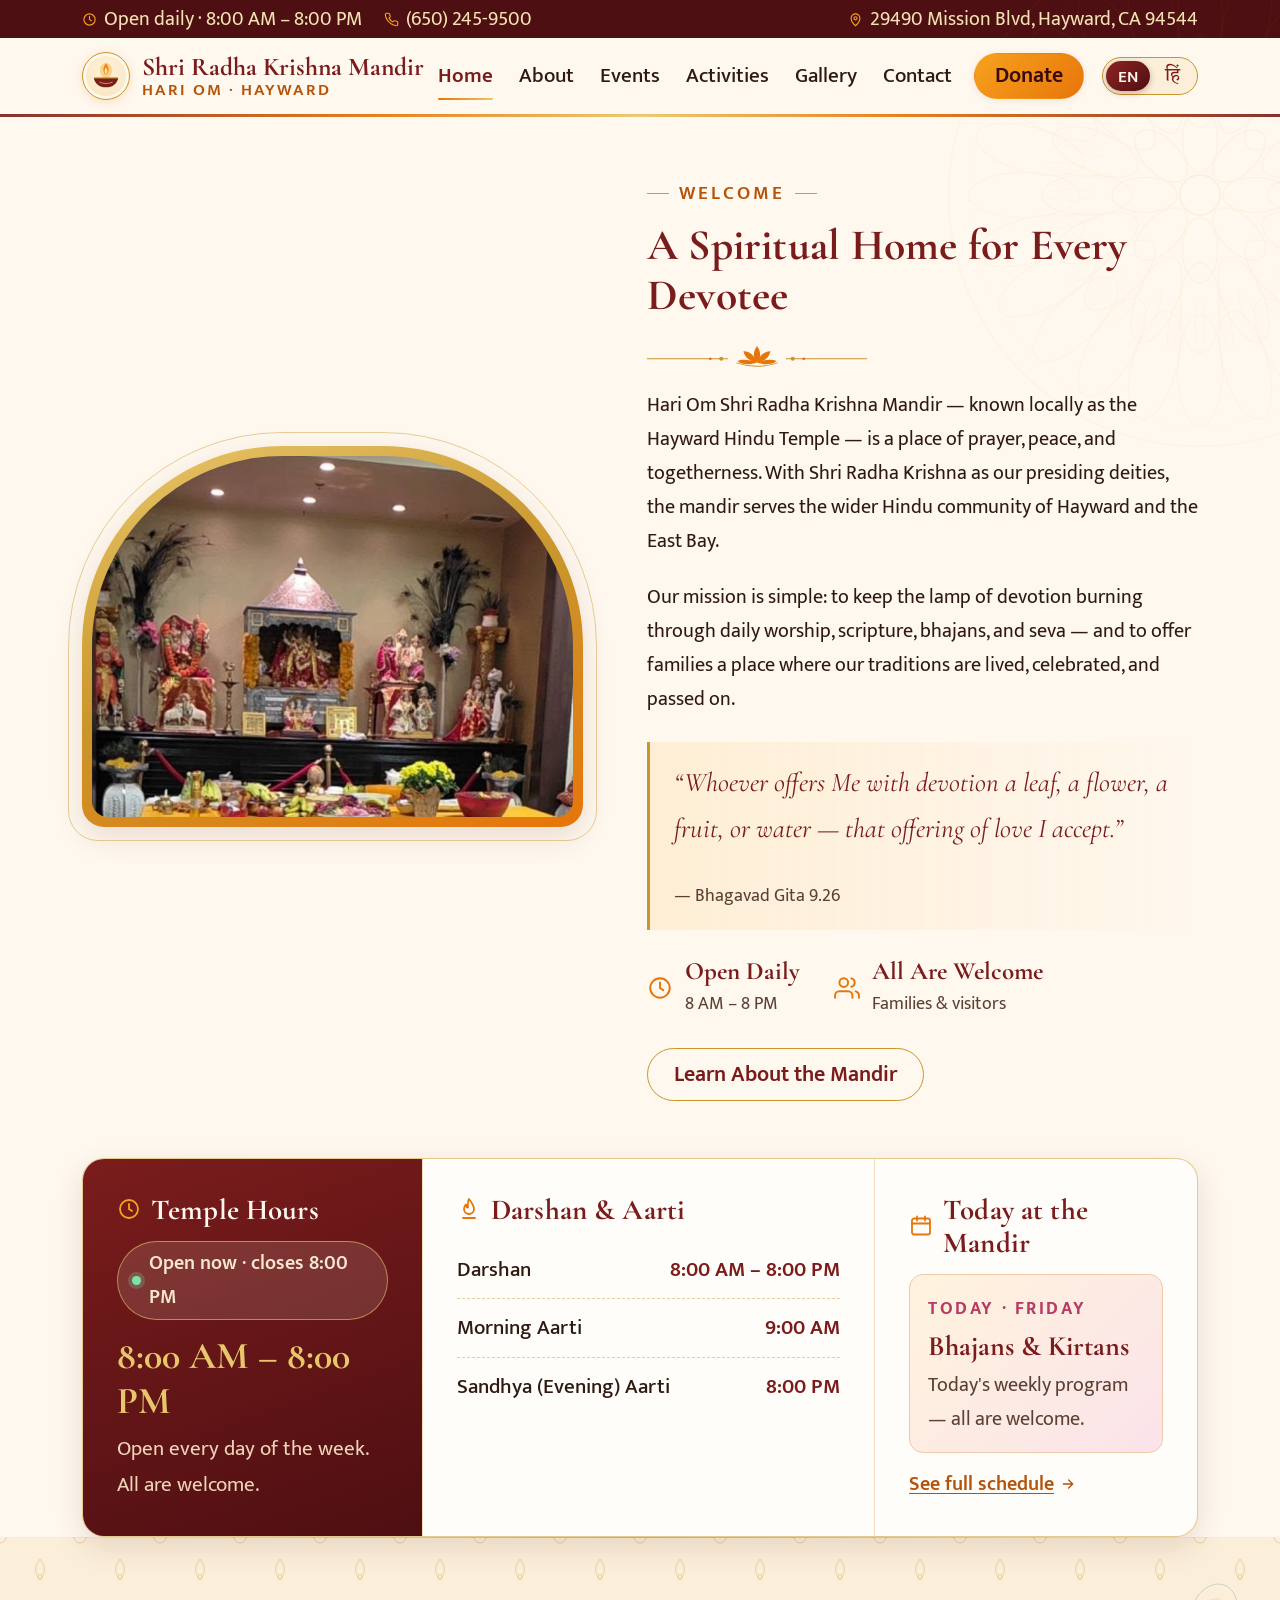
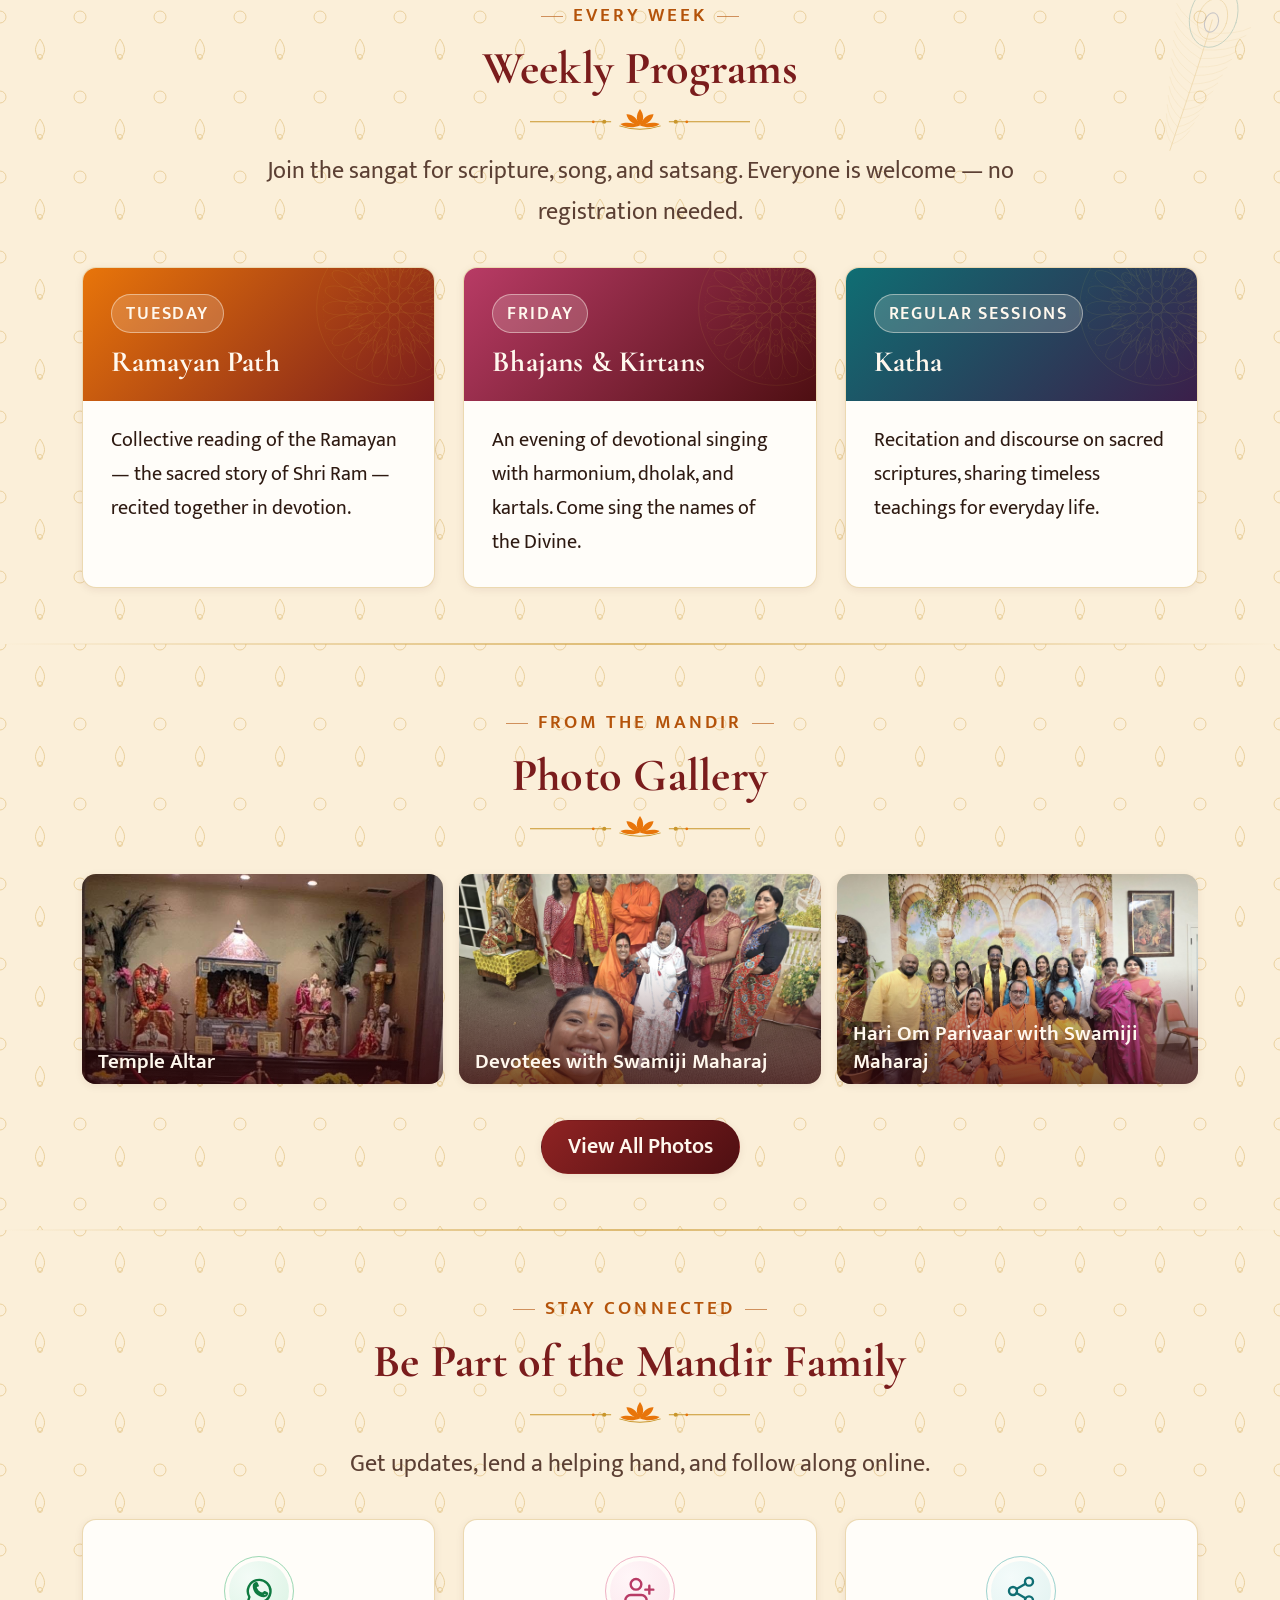
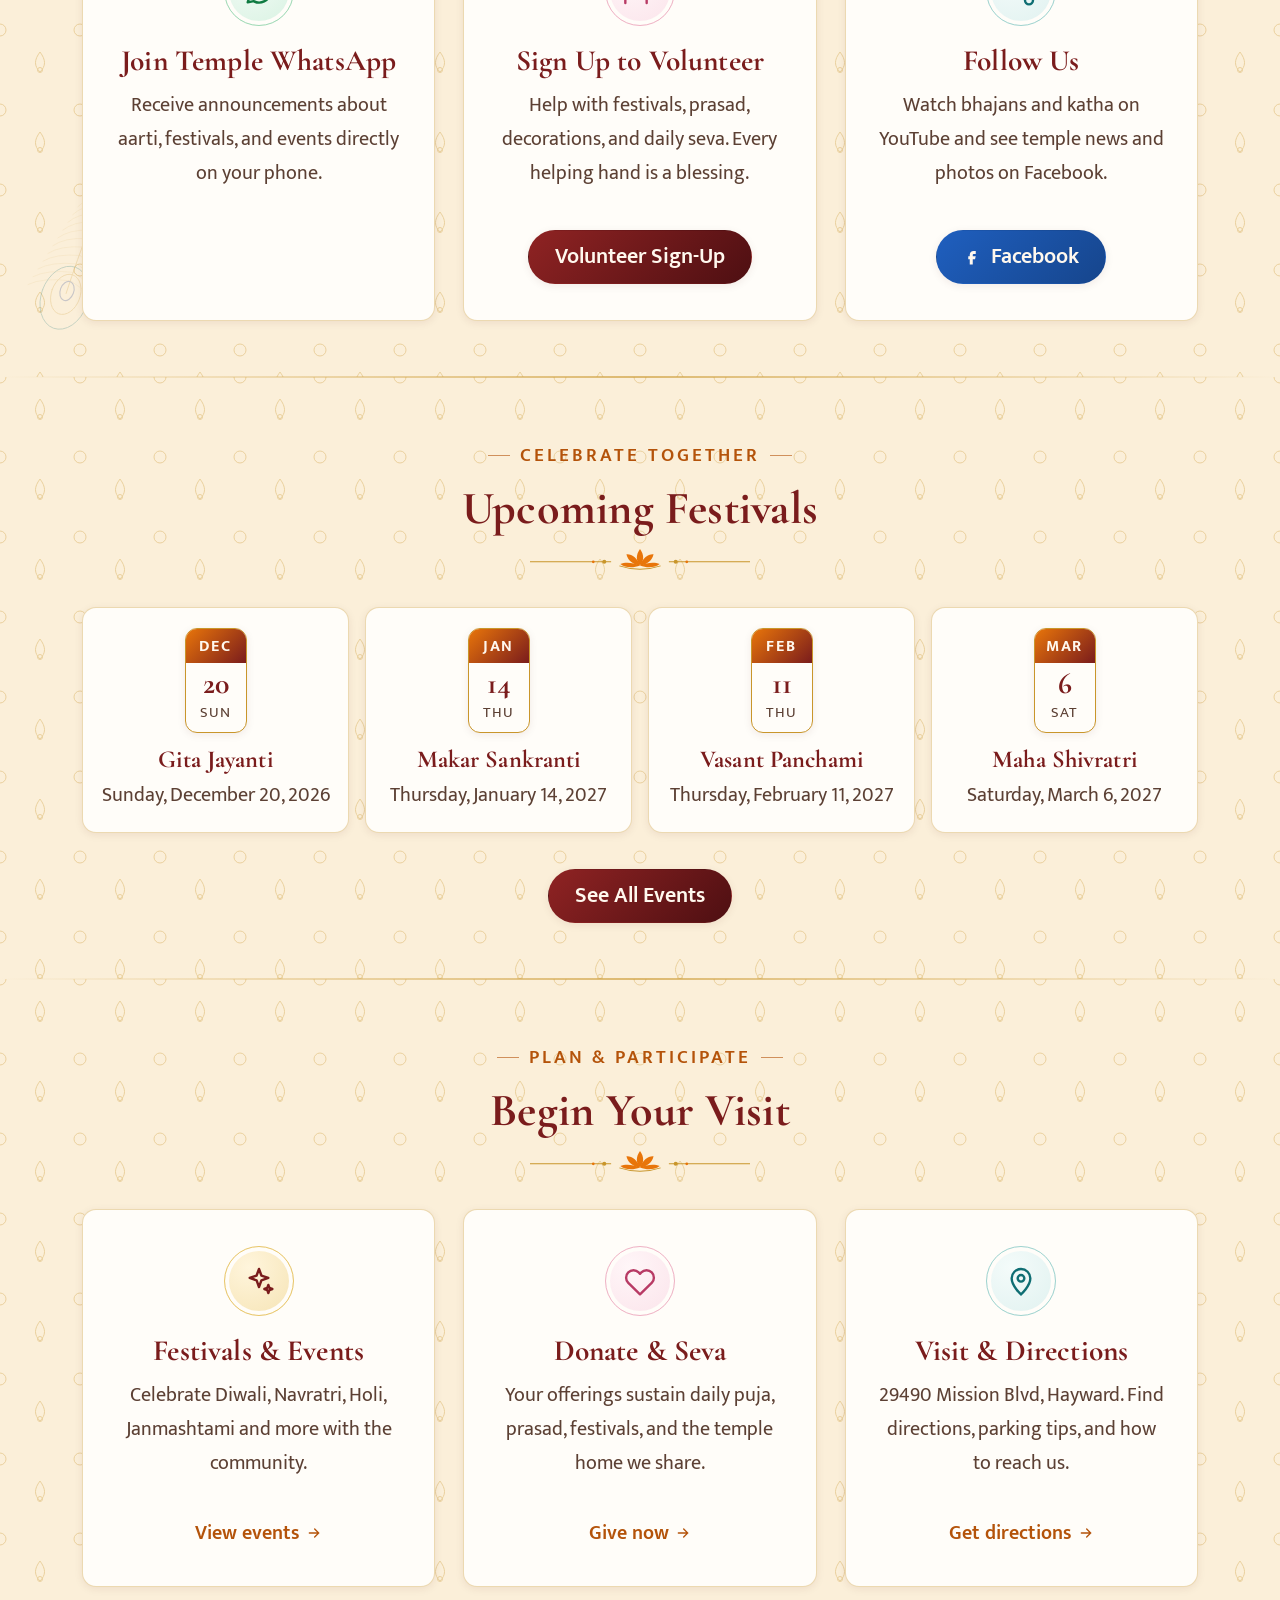
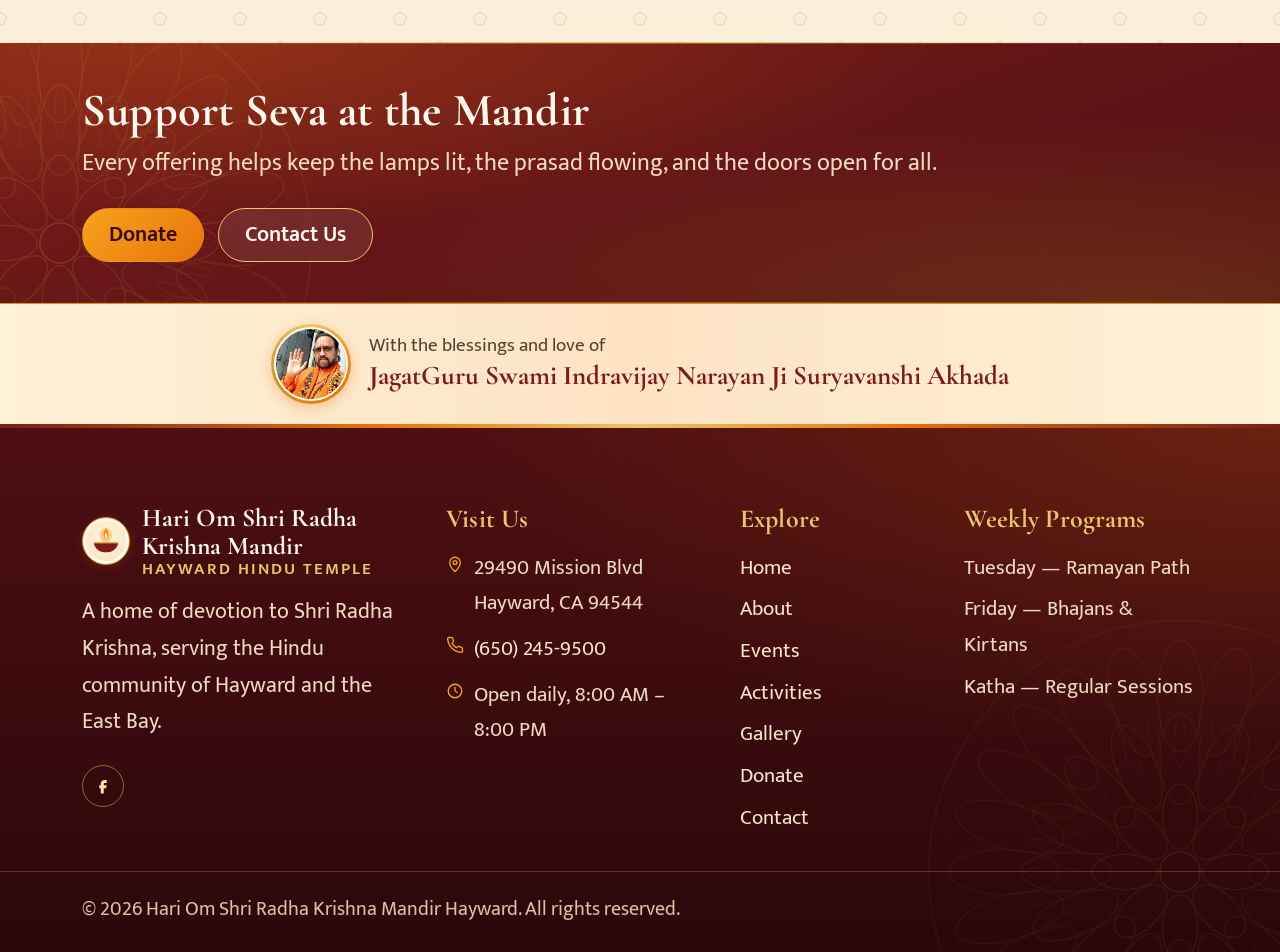
<file: index.html>
<!DOCTYPE html>
<html lang="en" class="no-js">
<head>
  <meta charset="utf-8">
  <meta name="viewport" content="width=device-width, initial-scale=1">
  <title data-i18n="meta.home">Hari Om Shri Radha Krishna Mandir Hayward | Hayward Hindu Temple</title>
  <meta name="description" content="Hari Om Shri Radha Krishna Mandir, the Hayward Hindu Temple at 29490 Mission Blvd, Hayward, CA. Open daily 8 AM – 8 PM. Darshan, aarti, Ramayan Path, Bhajans & Kirtans, and Katha.">
  <meta name="theme-color" content="#7a1c1c">
  <link rel="icon" href="assets/images/favicon.svg" type="image/svg+xml">
  <link rel="preconnect" href="https://fonts.googleapis.com">
  <link rel="preconnect" href="https://fonts.gstatic.com" crossorigin>
  <link rel="stylesheet" href="https://fonts.googleapis.com/css2?family=Cormorant+Garamond:wght@500;600;700&family=Mukta:wght@400;500;600;700&family=Tiro+Devanagari+Hindi&display=swap">
  <link rel="stylesheet" href="css/styles.css">
  <script>document.documentElement.classList.replace('no-js', 'js');</script>
  <script src="js/script.js" defer></script>
</head>
<body data-page="home">
  <a class="skip-link" href="#main" data-i18n="common.skip">Skip to main content</a>
  <div class="scroll-progress" aria-hidden="true"></div>

  <!-- ============ TOP BAR ============ -->
  <div class="topbar">
    <div class="container">
      <div class="topbar-group">
        <span class="topbar-item"><svg viewBox="0 0 24 24" fill="none" stroke="currentColor" stroke-width="1.8" stroke-linecap="round" aria-hidden="true"><circle cx="12" cy="12" r="9"/><path d="M12 7v5l3 2"/></svg><span data-i18n="top.hours">Open daily · 8:00 AM – 8:00 PM</span></span>
        <a class="topbar-item" href="tel:+16502459500"><svg viewBox="0 0 24 24" fill="none" stroke="currentColor" stroke-width="1.8" stroke-linecap="round" stroke-linejoin="round" aria-hidden="true"><path d="M22 16.9v3a2 2 0 0 1-2.2 2 19.8 19.8 0 0 1-8.6-3.1 19.5 19.5 0 0 1-6-6A19.8 19.8 0 0 1 2.1 4.2 2 2 0 0 1 4.1 2h3a2 2 0 0 1 2 1.7c.1.9.4 1.8.7 2.7a2 2 0 0 1-.5 2.1L8 9.8a16 16 0 0 0 6 6l1.3-1.3a2 2 0 0 1 2.1-.4c.9.3 1.8.6 2.7.7a2 2 0 0 1 1.7 2z"/></svg>(650) 245-9500</a>
      </div>
      <div class="topbar-group topbar-group--secondary">
        <a class="topbar-item" href="contact.html#visit"><svg viewBox="0 0 24 24" fill="none" stroke="currentColor" stroke-width="1.8" stroke-linecap="round" aria-hidden="true"><path d="M12 22s7-6.2 7-12a7 7 0 0 0-14 0c0 5.8 7 12 7 12z"/><circle cx="12" cy="10" r="2.5"/></svg>29490 Mission Blvd, Hayward, CA 94544</a>
      </div>
    </div>
  </div>

  <!-- ============ HEADER / NAV (shared across pages) ============ -->
  <header class="site-header" id="site-header">
    <div class="container header-inner">
      <a class="brand" href="index.html">
        <span class="brand-mark">
          <svg class="diya" viewBox="0 0 64 64" aria-hidden="true"><ellipse class="diya-glow" cx="32" cy="20" rx="13" ry="16" fill="#F6A21E" opacity=".4"/><g class="diya-flame"><path d="M32 4c7 10 8 18 0 26-8-8-7-16 0-26z" fill="#F08A1C"/><path d="M32 14c3.5 5 4 10 0 14-4-4-3.5-9 0-14z" fill="#FFE7A8"/></g><path d="M6 36h52c-2 12-12 20-26 20S8 48 6 36z" fill="#7A1C1C"/><path d="M8 36h48" stroke="#C9962B" stroke-width="3" stroke-linecap="round"/><path d="M18 45c8 4 20 4 28 0" stroke="#E8C66A" stroke-width="1.5" fill="none"/></svg>
        </span>
        <span class="brand-text">
          <span class="brand-name" data-i18n="brand.name">Shri Radha Krishna Mandir</span>
          <span class="brand-sub" data-i18n="brand.sub">Hari Om · Hayward</span>
        </span>
      </a>

      <nav class="main-nav" id="main-nav" aria-label="Main">
        <ul class="nav-list">
          <li><a class="nav-link" href="index.html" aria-current="page" data-i18n="nav.home">Home</a></li>
          <li><a class="nav-link" href="about.html" data-i18n="nav.about">About</a></li>
          <li><a class="nav-link" href="events.html" data-i18n="nav.events">Events</a></li>
          <li><a class="nav-link" href="activities.html" data-i18n="nav.activities">Activities</a></li>
          <li><a class="nav-link" href="gallery.html" data-i18n="nav.gallery">Gallery</a></li>
          <li><a class="nav-link" href="contact.html" data-i18n="nav.contact">Contact</a></li>
          <li class="nav-donate"><a class="btn btn--saffron" href="donate.html" data-i18n="nav.donate">Donate</a></li>
        </ul>
      </nav>

      <div class="header-actions">
        <button class="lang-toggle" type="button" role="switch" aria-checked="false" data-i18n-aria="common.langToggle" aria-label="Switch language to Hindi">
          <span class="lang-en" aria-hidden="true">EN</span><span class="lang-hi" aria-hidden="true">हिं</span>
        </button>
        <button class="nav-toggle" type="button" aria-controls="main-nav" aria-expanded="false" data-i18n-aria="common.menu" aria-label="Open menu">
          <span class="nav-toggle-bars" aria-hidden="true"></span>
        </button>
      </div>
    </div>
  </header>

  <main id="main">
    <!-- ============ WELCOME ============ -->
    <section class="section">
      <img class="ornament-mandala ornament-mandala--tr" src="assets/images/mandala.svg" alt="" aria-hidden="true">
      <div class="container split">
        <div class="framed framed--wide" data-reveal="left">
          <img src="assets/images/temple-altar.jpg" width="708" height="544" loading="lazy" decoding="async" alt="The decorated altar of Hari Om Shri Radha Krishna Mandir with murtis, peacock feathers, and offerings of fruit and flowers">
        </div>
        <div data-reveal="right">
          <p class="eyebrow" data-i18n="home.welcome.eyebrow">Welcome</p>
          <h1 data-i18n="home.welcome.title">A Spiritual Home for Every Devotee</h1>
          <span class="divider" style="margin-left:0" aria-hidden="true"></span>
          <p data-i18n="home.welcome.p1">Hari Om Shri Radha Krishna Mandir — known locally as the Hayward Hindu Temple — is a place of prayer, peace, and togetherness. With Shri Radha Krishna as our presiding deities, the mandir serves the wider Hindu community of Hayward and the East Bay.</p>
          <p data-i18n="home.welcome.p2">Our mission is simple: to keep the lamp of devotion burning through daily worship, scripture, bhajans, and seva — and to offer families a place where our traditions are lived, celebrated, and passed on.</p>
          <blockquote class="welcome-quote">
            <p data-i18n="home.welcome.quote">“Whoever offers Me with devotion a leaf, a flower, a fruit, or water — that offering of love I accept.”</p>
            <cite data-i18n="home.welcome.cite">— Bhagavad Gita 9.26</cite>
          </blockquote>
          <div class="stat-row">
            <div class="stat"><svg viewBox="0 0 24 24" fill="none" stroke="currentColor" stroke-width="1.8" stroke-linecap="round" aria-hidden="true"><circle cx="12" cy="12" r="9"/><path d="M12 7v5l3 2"/></svg><div><strong data-i18n="home.stat1">Open Daily</strong><span>8 AM – 8 PM</span></div></div>
            <div class="stat"><svg viewBox="0 0 24 24" fill="none" stroke="currentColor" stroke-width="1.8" stroke-linecap="round" stroke-linejoin="round" aria-hidden="true"><path d="M17 21v-2a4 4 0 0 0-4-4H5a4 4 0 0 0-4 4v2"/><circle cx="9" cy="7" r="4"/><path d="M23 21v-2a4 4 0 0 0-3-3.9M16 3.1a4 4 0 0 1 0 7.8"/></svg><div><strong data-i18n="home.stat2">All Are Welcome</strong><span data-i18n="home.stat2sub">Families &amp; visitors</span></div></div>
          </div>
          <p style="margin-top:28px"><a class="btn btn--outline" href="about.html" data-i18n="home.welcome.cta">Learn About the Mandir</a></p>
        </div>
      </div>
    </section>

    <!-- ============ AT A GLANCE ============ -->
    <section class="glance" aria-label="Timings at a glance">
      <div class="container">
        <div class="glance-panel" data-reveal>
          <div class="glance-block glance-status">
            <h2><svg viewBox="0 0 24 24" fill="none" stroke="currentColor" stroke-width="1.8" stroke-linecap="round" aria-hidden="true"><circle cx="12" cy="12" r="9"/><path d="M12 7v5l3 2"/></svg><span data-i18n="glance.hoursTitle">Temple Hours</span></h2>
            <span class="status-pill" id="open-status" aria-live="polite" data-i18n="glance.open">Open daily</span>
            <p class="glance-hours">8:00 AM – 8:00 PM</p>
            <p class="muted" data-i18n="glance.hoursNote">Open every day of the week. All are welcome.</p>
          </div>
          <div class="glance-block">
            <h2><svg viewBox="0 0 24 24" fill="none" stroke="currentColor" stroke-width="1.8" stroke-linecap="round" stroke-linejoin="round" aria-hidden="true"><path d="M12 2c3 4 5 6.5 5 10a5 5 0 0 1-10 0c0-2 1-3.5 2-4.5 0 2 1 3 2 3 0-3-1-5.5 1-8.5z"/><path d="M6 21h12"/></svg><span data-i18n="glance.aartiTitle">Darshan &amp; Aarti</span></h2>
            <ul class="timing-list">
              <li><span class="t-name" data-i18n="time.darshan">Darshan</span><span class="t-time">8:00 AM – 8:00 PM</span></li>
              <li><span class="t-name" data-i18n="time.morningAarti">Morning Aarti</span><span class="t-time">9:00 AM</span></li>
              <li><span class="t-name" data-i18n="time.eveningAarti">Sandhya (Evening) Aarti</span><span class="t-time">8:00 PM</span></li>
            </ul>
          </div>
          <div class="glance-block">
            <h2><svg viewBox="0 0 24 24" fill="none" stroke="currentColor" stroke-width="1.8" stroke-linecap="round" aria-hidden="true"><rect x="3" y="4.5" width="18" height="16" rx="2"/><path d="M3 9.5h18M8 2.5v4M16 2.5v4"/></svg><span data-i18n="glance.todayTitle">Today at the Mandir</span></h2>
            <div class="today-program" id="today-program" aria-live="polite">
              <span class="day" id="today-day" data-i18n="glance.thisWeek">This week</span>
              <p class="name" id="today-name" data-i18n="glance.defaultProgram">Daily Darshan &amp; Aarti</p>
              <p class="muted" id="today-note" data-i18n="glance.defaultNote">Tuesday: Ramayan Path · Friday: Bhajans &amp; Kirtans</p>
            </div>
            <a class="card-link" href="activities.html"><span data-i18n="glance.fullSchedule">See full schedule</span><svg viewBox="0 0 24 24" fill="none" stroke="currentColor" stroke-width="2" stroke-linecap="round" aria-hidden="true"><path d="M5 12h14M13 6l6 6-6 6"/></svg></a>
          </div>
        </div>
      </div>
    </section>

    <!-- ============ WEEKLY PROGRAMS STRIP ============ -->
    <section section--tint class="section section--tint">
      <img class="ornament-feather ornament-feather--r" src="assets/images/peacock-feather.svg" alt="" aria-hidden="true">
      <div class="container">
        <div class="section-head" data-reveal>
          <p class="eyebrow" data-i18n="programs.eyebrow">Every Week</p>
          <h2 data-i18n="programs.title">Weekly Programs</h2>
          <span class="divider" aria-hidden="true"></span>
          <p class="lead" data-i18n="programs.lead">Join the sangat for scripture, song, and satsang. Everyone is welcome — no registration needed.</p>
        </div>
        <div class="grid grid-3 program-strip">
          <article class="card card--hover program-card" data-reveal style="--reveal-delay:.05s">
            <div class="program-card-top">
              <span class="program-day" data-i18n="day.tuesday">Tuesday</span>
              <h3 data-i18n="programs.ramayan">Ramayan Path</h3>
            </div>
            <div class="program-card-body">
              <p data-i18n="programs.ramayanText">Collective reading of the Ramayan — the sacred story of Shri Ram — recited together in devotion.</p>
            </div>
          </article>
          <article class="card card--hover program-card" data-reveal style="--reveal-delay:.15s">
            <div class="program-card-top">
              <span class="program-day" data-i18n="day.friday">Friday</span>
              <h3 data-i18n="programs.bhajans">Bhajans &amp; Kirtans</h3>
            </div>
            <div class="program-card-body">
              <p data-i18n="programs.bhajansText">An evening of devotional singing with harmonium, dholak, and kartals. Come sing the names of the Divine.</p>
            </div>
          </article>
          <article class="card card--hover program-card" data-reveal style="--reveal-delay:.25s">
            <div class="program-card-top">
              <span class="program-day" data-i18n="programs.regular">Regular Sessions</span>
              <h3 data-i18n="programs.katha">Katha</h3>
            </div>
            <div class="program-card-body">
              <p data-i18n="programs.kathaText">Recitation and discourse on sacred scriptures, sharing timeless teachings for everyday life.</p>
            </div>
          </article>
        </div>
      </div>
    </section>

    <!-- ============ PHOTO PREVIEW ============ -->
    <section section--tint class="section section--tint" aria-labelledby="home-gallery-title">
      <div class="container">
        <div class="section-head" data-reveal>
          <p class="eyebrow" data-i18n="home.gallery.eyebrow">From the Mandir</p>
          <h2 id="home-gallery-title" data-i18n="home.gallery.title">Photo Gallery</h2>
          <span class="divider" aria-hidden="true"></span>
        </div>
        <!-- Photos come from data/gallery.json, the same file as the Gallery page -->
        <div class="gallery-grid gallery-grid--preview" id="home-gallery" data-limit="3"></div>
        <p class="text-center" style="margin-top:36px"><a class="btn" href="gallery.html" data-i18n="home.gallery.cta">View All Photos</a></p>
      </div>
    </section>

    <!-- ============ STAY CONNECTED ============ -->
    <section section--tint class="section section--tint" aria-labelledby="connect-title">
      <img class="ornament-feather ornament-feather--l" src="assets/images/peacock-feather.svg" alt="" aria-hidden="true">
      <div class="container">
        <div class="section-head" data-reveal>
          <p class="eyebrow" data-i18n="home.connect.eyebrow">Stay Connected</p>
          <h2 id="connect-title" data-i18n="home.connect.title">Be Part of the Mandir Family</h2>
          <span class="divider" aria-hidden="true"></span>
          <p class="lead" data-i18n="home.connect.lead">Get updates, lend a helping hand, and follow along online.</p>
        </div>
        <div class="grid grid-3">
          <article class="card card--hover connect-card" data-reveal style="--reveal-delay:.05s">
            <span class="icon-badge icon-badge--whatsapp"><svg viewBox="0 0 24 24" fill="none" stroke="currentColor" stroke-width="1.8" stroke-linecap="round" stroke-linejoin="round" aria-hidden="true"><path d="M3.5 20.5l1.3-4A8.5 8.5 0 1 1 8 19.6z"/><path d="M9.2 8.2c.2 3 2.7 5.6 5.7 6l1.2-1.3 1.9.9c-.2 1.1-1.1 1.9-2.2 1.9A7.4 7.4 0 0 1 8.2 8.3c0-1.1.8-2 1.9-2.2l.9 1.9z"/></svg></span>
            <h3 data-i18n="home.connect.whatsapp">Join Temple WhatsApp</h3>
            <p class="muted" data-i18n="home.connect.whatsappText">Receive announcements about aarti, festivals, and events directly on your phone.</p>
            <!-- To add a WhatsApp join button, restore this with the group invite link:
                 <div class="connect-actions"><a class="btn btn--whatsapp" href="https://chat.whatsapp.com/XXXXXXXX" target="_blank" rel="noopener"><span data-i18n="home.connect.whatsappCta">Join WhatsApp Group</span></a></div> -->
          </article>
          <article class="card card--hover connect-card" data-reveal style="--reveal-delay:.15s">
            <span class="icon-badge icon-badge--lotus"><svg viewBox="0 0 24 24" fill="none" stroke="currentColor" stroke-width="1.8" stroke-linecap="round" stroke-linejoin="round" aria-hidden="true"><path d="M17 21v-2a4 4 0 0 0-4-4H5a4 4 0 0 0-4 4v2"/><circle cx="9" cy="7" r="4"/><path d="M19 8v6M22 11h-6"/></svg></span>
            <h3 data-i18n="home.connect.volunteer">Sign Up to Volunteer</h3>
            <p class="muted" data-i18n="home.connect.volunteerText">Help with festivals, prasad, decorations, and daily seva. Every helping hand is a blessing.</p>
            <!-- Opens the contact form with "Volunteering" pre-selected. To use a sign-up form instead (e.g. Google Forms), replace the href. -->
            <div class="connect-actions">
              <a class="btn" href="contact.html?subject=volunteer#message"><span data-i18n="home.connect.volunteerCta">Volunteer Sign-Up</span></a>
            </div>
          </article>
          <article class="card card--hover connect-card" data-reveal style="--reveal-delay:.25s">
            <span class="icon-badge icon-badge--teal"><svg viewBox="0 0 24 24" fill="none" stroke="currentColor" stroke-width="1.8" stroke-linecap="round" stroke-linejoin="round" aria-hidden="true"><circle cx="18" cy="5" r="3"/><circle cx="6" cy="12" r="3"/><circle cx="18" cy="19" r="3"/><path d="m8.6 13.5 6.8 4M15.4 6.5l-6.8 4"/></svg></span>
            <h3 data-i18n="home.connect.social">Follow Us</h3>
            <p class="muted" data-i18n="home.connect.socialText">Watch bhajans and katha on YouTube and see temple news and photos on Facebook.</p>
            <div class="connect-actions">
              <!-- To add a YouTube button, restore it here with the channel URL -->
              <a class="btn btn--facebook" href="https://facebook.com/hayward.hindu.temple.2025/" target="_blank" rel="noopener"><svg viewBox="0 0 24 24" fill="currentColor" aria-hidden="true"><path d="M14 8h3V4h-3c-2.8 0-5 2.2-5 5v2H7v4h2v7h4v-7h3l1-4h-4V9c0-.6.4-1 1-1z"/></svg>Facebook<span class="visually-hidden"> (opens in a new tab)</span></a>
            </div>
          </article>
        </div>
      </div>
    </section>

    <!-- ============ UPCOMING EVENTS PREVIEW (rendered from EVENTS data in js/script.js) ============ -->
    <section section--tint class="section section--tint">
      <div class="container">
        <div class="section-head" data-reveal>
          <p class="eyebrow" data-i18n="home.upcoming.eyebrow">Celebrate Together</p>
          <h2 id="home-upcoming-title" data-i18n="home.upcoming.title">Upcoming Festivals</h2>
          <span class="divider" aria-hidden="true"></span>
        </div>
        <div class="event-grid event-grid--compact" id="home-events" data-limit="4" data-compact>
          <noscript><p class="events-empty">Please enable JavaScript to see upcoming events, or call (650) 245-9500.</p></noscript>
        </div>
        <p class="text-center" style="margin-top:36px"><a class="btn" href="events.html" data-i18n="home.upcoming.cta">See All Events</a></p>
      </div>
    </section>

    <!-- ============ QUICK LINKS ============ -->
    <section section--tint class="section section--tint">
      <div class="container">
        <div class="section-head" data-reveal>
          <p class="eyebrow" data-i18n="home.quick.eyebrow">Plan &amp; Participate</p>
          <h2 data-i18n="home.quick.title">Begin Your Visit</h2>
          <span class="divider" aria-hidden="true"></span>
        </div>
        <div class="grid grid-3">
          <a class="card quick-card" href="events.html" data-reveal style="--reveal-delay:.05s">
            <span class="icon-badge"><svg viewBox="0 0 24 24" fill="none" stroke="currentColor" stroke-width="1.8" stroke-linecap="round" stroke-linejoin="round" aria-hidden="true"><path d="M12 3l1.8 4.9L19 9.7l-5.2 1.8L12 16.5l-1.8-5L5 9.7l5.2-1.8z"/><path d="M19 15l.8 2.2L22 18l-2.2.8L19 21l-.8-2.2L16 18l2.2-.8z"/></svg></span>
            <h3 data-i18n="home.quick.events">Festivals &amp; Events</h3>
            <p class="muted" data-i18n="home.quick.eventsText">Celebrate Diwali, Navratri, Holi, Janmashtami and more with the community.</p>
            <span class="card-link"><span data-i18n="common.viewEvents">View events</span><svg viewBox="0 0 24 24" fill="none" stroke="currentColor" stroke-width="2" stroke-linecap="round" aria-hidden="true"><path d="M5 12h14M13 6l6 6-6 6"/></svg></span>
          </a>
          <a class="card quick-card" href="donate.html" data-reveal style="--reveal-delay:.15s">
            <span class="icon-badge icon-badge--lotus"><svg viewBox="0 0 24 24" fill="none" stroke="currentColor" stroke-width="1.8" stroke-linecap="round" stroke-linejoin="round" aria-hidden="true"><path d="M20.8 5.6a5.5 5.5 0 0 0-7.8 0L12 6.6l-1-1a5.5 5.5 0 0 0-7.8 7.8l1 1L12 22l7.8-7.6 1-1a5.5 5.5 0 0 0 0-7.8z"/></svg></span>
            <h3 data-i18n="home.quick.donate">Donate &amp; Seva</h3>
            <p class="muted" data-i18n="home.quick.donateText">Your offerings sustain daily puja, prasad, festivals, and the temple home we share.</p>
            <span class="card-link"><span data-i18n="common.giveNow">Give now</span><svg viewBox="0 0 24 24" fill="none" stroke="currentColor" stroke-width="2" stroke-linecap="round" aria-hidden="true"><path d="M5 12h14M13 6l6 6-6 6"/></svg></span>
          </a>
          <a class="card quick-card" href="contact.html#visit" data-reveal style="--reveal-delay:.25s">
            <span class="icon-badge icon-badge--teal"><svg viewBox="0 0 24 24" fill="none" stroke="currentColor" stroke-width="1.8" stroke-linecap="round" aria-hidden="true"><path d="M12 22s7-6.2 7-12a7 7 0 0 0-14 0c0 5.8 7 12 7 12z"/><circle cx="12" cy="10" r="2.5"/></svg></span>
            <h3 data-i18n="home.quick.visit">Visit &amp; Directions</h3>
            <p class="muted" data-i18n="home.quick.visitText">29490 Mission Blvd, Hayward. Find directions, parking tips, and how to reach us.</p>
            <span class="card-link"><span data-i18n="common.getDirections">Get directions</span><svg viewBox="0 0 24 24" fill="none" stroke="currentColor" stroke-width="2" stroke-linecap="round" aria-hidden="true"><path d="M5 12h14M13 6l6 6-6 6"/></svg></span>
          </a>
        </div>
      </div>
    </section>

    <!-- ============ CTA ============ -->
    <section class="section section--tint section--maroon section--tight">
      <img class="ornament-mandala ornament-mandala--bl" src="assets/images/mandala.svg" alt="" aria-hidden="true">
      <div class="container cta-banner" data-reveal>
        <div>
          <h2 data-i18n="cta.title">Support Seva at the Mandir</h2>
          <p class="lead" data-i18n="cta.text">Every offering helps keep the lamps lit, the prasad flowing, and the doors open for all.</p>
        </div>
        <div class="hero-actions">
          <a class="btn btn--saffron" href="donate.html" data-i18n="nav.donate">Donate</a>
          <a class="btn btn--light" href="contact.html" data-i18n="cta.contact">Contact Us</a>
        </div>
      </div>
    </section>
    <!-- The hero banner was removed from this page on request.
         Its markup is kept in snippets/home-hero.html -->

  </main>

  <!-- ============ BLESSING STRIP (shared across pages) ============ -->
  <aside class="blessing-strip" aria-label="Blessings">
    <div class="container">
      <span class="blessing-avatar"><img src="assets/images/swamiji.jpg" width="889" height="900" loading="lazy" decoding="async" alt="JagatGuru Swami Indravijay Narayan Ji Suryavanshi Akhada"></span>
      <p><small data-i18n="blessing.with">With the blessings and love of</small><a href="about.html#spiritual-guide" data-i18n="about.guru.name">JagatGuru Swami Indravijay Narayan Ji Suryavanshi Akhada</a></p>
    </div>
  </aside>

  <!-- ============ FOOTER (shared across pages) ============ -->
  <footer class="site-footer">
    <img class="footer-mandala" src="assets/images/mandala.svg" alt="" aria-hidden="true">
    <div class="container footer-grid">
      <div class="footer-brand">
        <a class="brand" href="index.html">
          <span class="brand-mark"><svg class="diya" viewBox="0 0 64 64" aria-hidden="true"><ellipse class="diya-glow" cx="32" cy="20" rx="13" ry="16" fill="#F6A21E" opacity=".4"/><g class="diya-flame"><path d="M32 4c7 10 8 18 0 26-8-8-7-16 0-26z" fill="#F08A1C"/><path d="M32 14c3.5 5 4 10 0 14-4-4-3.5-9 0-14z" fill="#FFE7A8"/></g><path d="M6 36h52c-2 12-12 20-26 20S8 48 6 36z" fill="#7A1C1C"/><path d="M8 36h48" stroke="#C9962B" stroke-width="3" stroke-linecap="round"/></svg></span>
          <span class="brand-text"><span class="brand-name" data-i18n="footer.name">Hari Om Shri Radha Krishna Mandir</span><span class="brand-sub" data-i18n="footer.sub">Hayward Hindu Temple</span></span>
        </a>
        <p data-i18n="footer.about">A home of devotion to Shri Radha Krishna, serving the Hindu community of Hayward and the East Bay.</p>
        <div class="social-links">
          <a href="https://facebook.com/hayward.hindu.temple.2025/" target="_blank" rel="noopener" aria-label="Facebook (opens in a new tab)"><svg viewBox="0 0 24 24" fill="currentColor" aria-hidden="true"><path d="M14 8h3V4h-3c-2.8 0-5 2.2-5 5v2H7v4h2v7h4v-7h3l1-4h-4V9c0-.6.4-1 1-1z"/></svg></a>
          <!-- Add Instagram / YouTube links here when the temple has them -->
        </div>
      </div>
      <div>
        <h2 data-i18n="footer.visit">Visit Us</h2>
        <ul class="footer-list">
          <li><svg viewBox="0 0 24 24" fill="none" stroke="currentColor" stroke-width="1.8" stroke-linecap="round" aria-hidden="true"><path d="M12 22s7-6.2 7-12a7 7 0 0 0-14 0c0 5.8 7 12 7 12z"/><circle cx="12" cy="10" r="2.5"/></svg><address style="font-style:normal">29490 Mission Blvd<br>Hayward, CA 94544</address></li>
          <li><svg viewBox="0 0 24 24" fill="none" stroke="currentColor" stroke-width="1.8" stroke-linecap="round" stroke-linejoin="round" aria-hidden="true"><path d="M22 16.9v3a2 2 0 0 1-2.2 2 19.8 19.8 0 0 1-8.6-3.1 19.5 19.5 0 0 1-6-6A19.8 19.8 0 0 1 2.1 4.2 2 2 0 0 1 4.1 2h3a2 2 0 0 1 2 1.7c.1.9.4 1.8.7 2.7a2 2 0 0 1-.5 2.1L8 9.8a16 16 0 0 0 6 6l1.3-1.3a2 2 0 0 1 2.1-.4c.9.3 1.8.6 2.7.7a2 2 0 0 1 1.7 2z"/></svg><a href="tel:+16502459500">(650) 245-9500</a></li>
          <li><svg viewBox="0 0 24 24" fill="none" stroke="currentColor" stroke-width="1.8" stroke-linecap="round" aria-hidden="true"><circle cx="12" cy="12" r="9"/><path d="M12 7v5l3 2"/></svg><span data-i18n="footer.hours">Open daily, 8:00 AM – 8:00 PM</span></li>
        </ul>
      </div>
      <nav aria-label="Footer">
        <h2 data-i18n="footer.explore">Explore</h2>
        <ul class="footer-links">
          <li><a href="index.html" data-i18n="nav.home">Home</a></li>
          <li><a href="about.html" data-i18n="nav.about">About</a></li>
          <li><a href="events.html" data-i18n="nav.events">Events</a></li>
          <li><a href="activities.html" data-i18n="nav.activities">Activities</a></li>
          <li><a href="gallery.html" data-i18n="nav.gallery">Gallery</a></li>
          <li><a href="donate.html" data-i18n="nav.donate">Donate</a></li>
          <li><a href="contact.html" data-i18n="nav.contact">Contact</a></li>
        </ul>
      </nav>
      <div>
        <h2 data-i18n="programs.title">Weekly Programs</h2>
        <ul class="footer-links">
          <li><span data-i18n="day.tuesday">Tuesday</span> — <span data-i18n="programs.ramayan">Ramayan Path</span></li>
          <li><span data-i18n="day.friday">Friday</span> — <span data-i18n="programs.bhajans">Bhajans &amp; Kirtans</span></li>
          <li><span data-i18n="programs.katha">Katha</span> — <span data-i18n="programs.regular">Regular Sessions</span></li>
        </ul>
      </div>
    </div>
    <div class="footer-bottom">
      <div class="container">
        <!-- Trustees line hidden until names are confirmed. To restore:
             <p><span data-i18n="footer.trustees">Temple Trustees &amp; Management:</span> Names here</p> -->
        <p>© <span class="js-year">2026</span> <span data-i18n="footer.copyright">Hari Om Shri Radha Krishna Mandir Hayward. All rights reserved.</span></p>
      </div>
    </div>
  </footer>

  <button class="back-to-top" type="button" data-i18n-aria="common.backToTop" aria-label="Back to top">
    <svg viewBox="0 0 24 24" fill="none" stroke="currentColor" stroke-width="2" stroke-linecap="round" aria-hidden="true"><path d="M12 19V5M5 12l7-7 7 7"/></svg>
  </button>
</body>
</html>
</file>
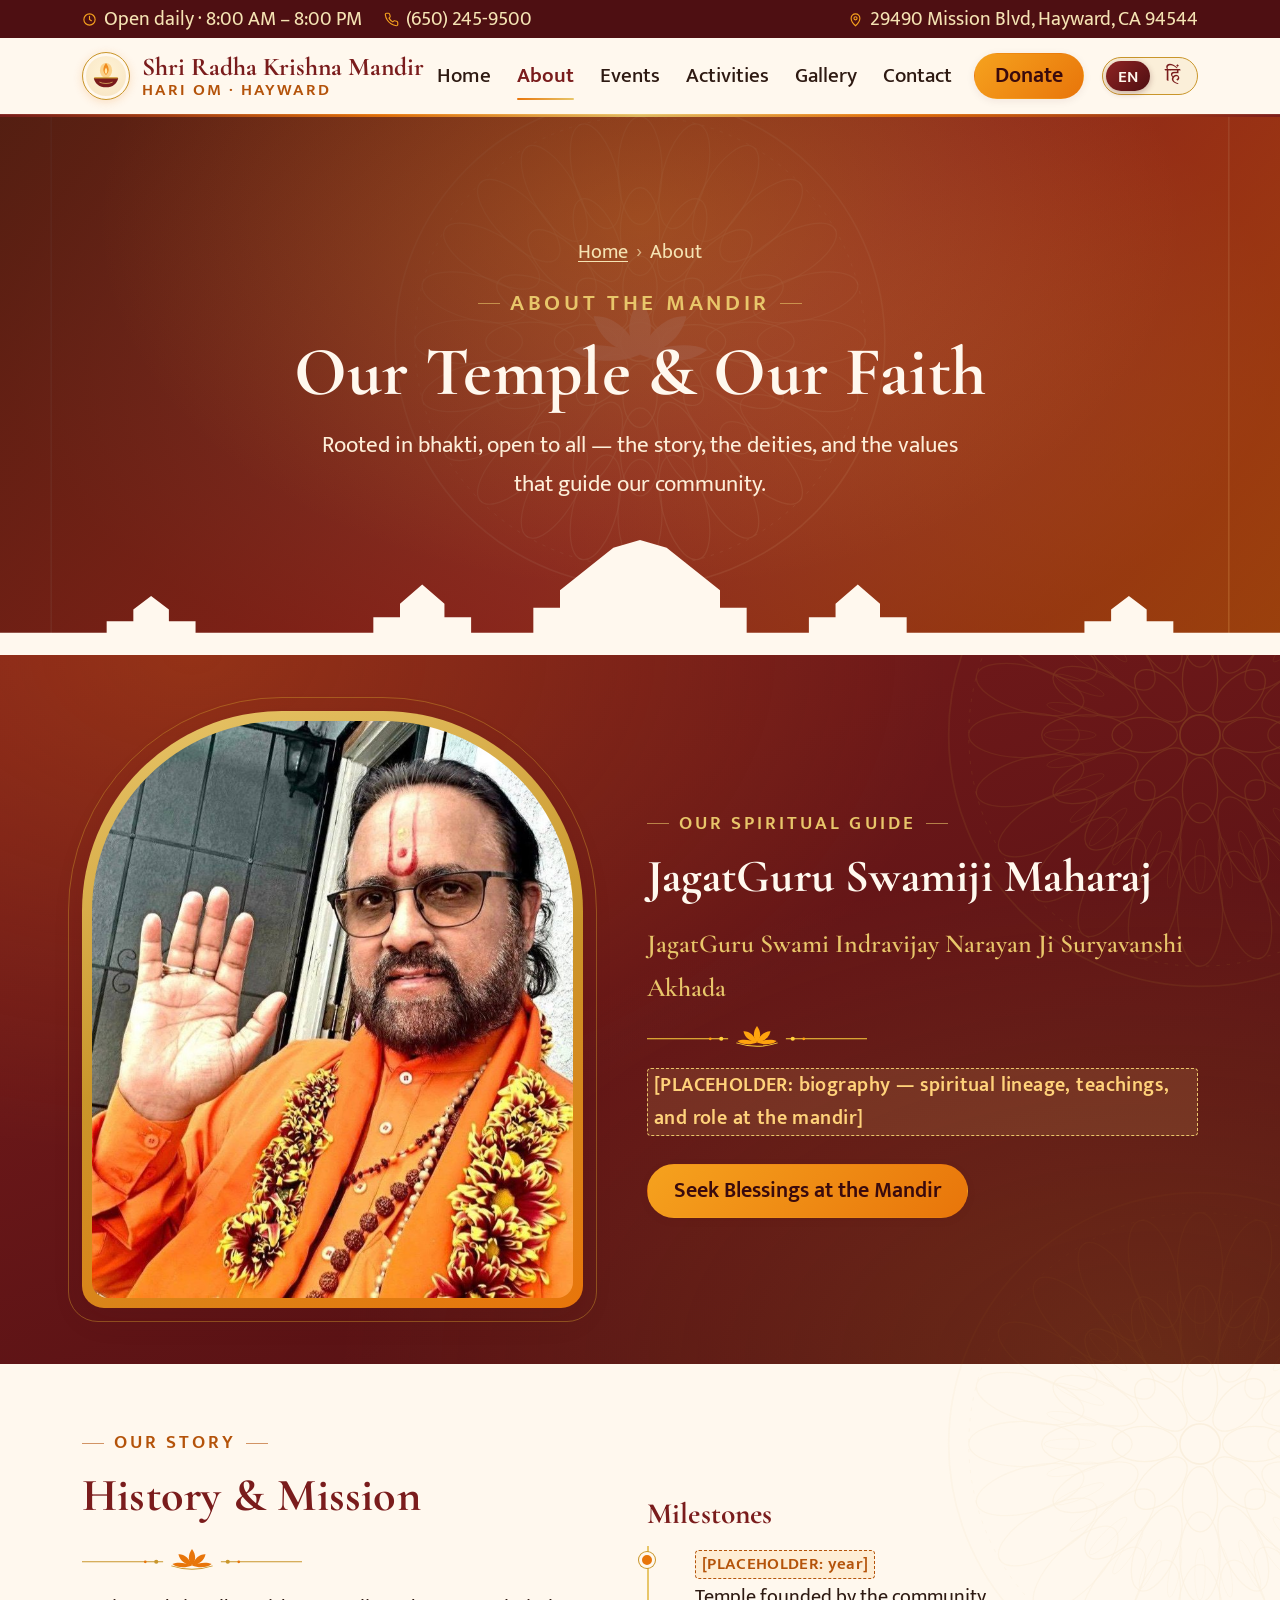
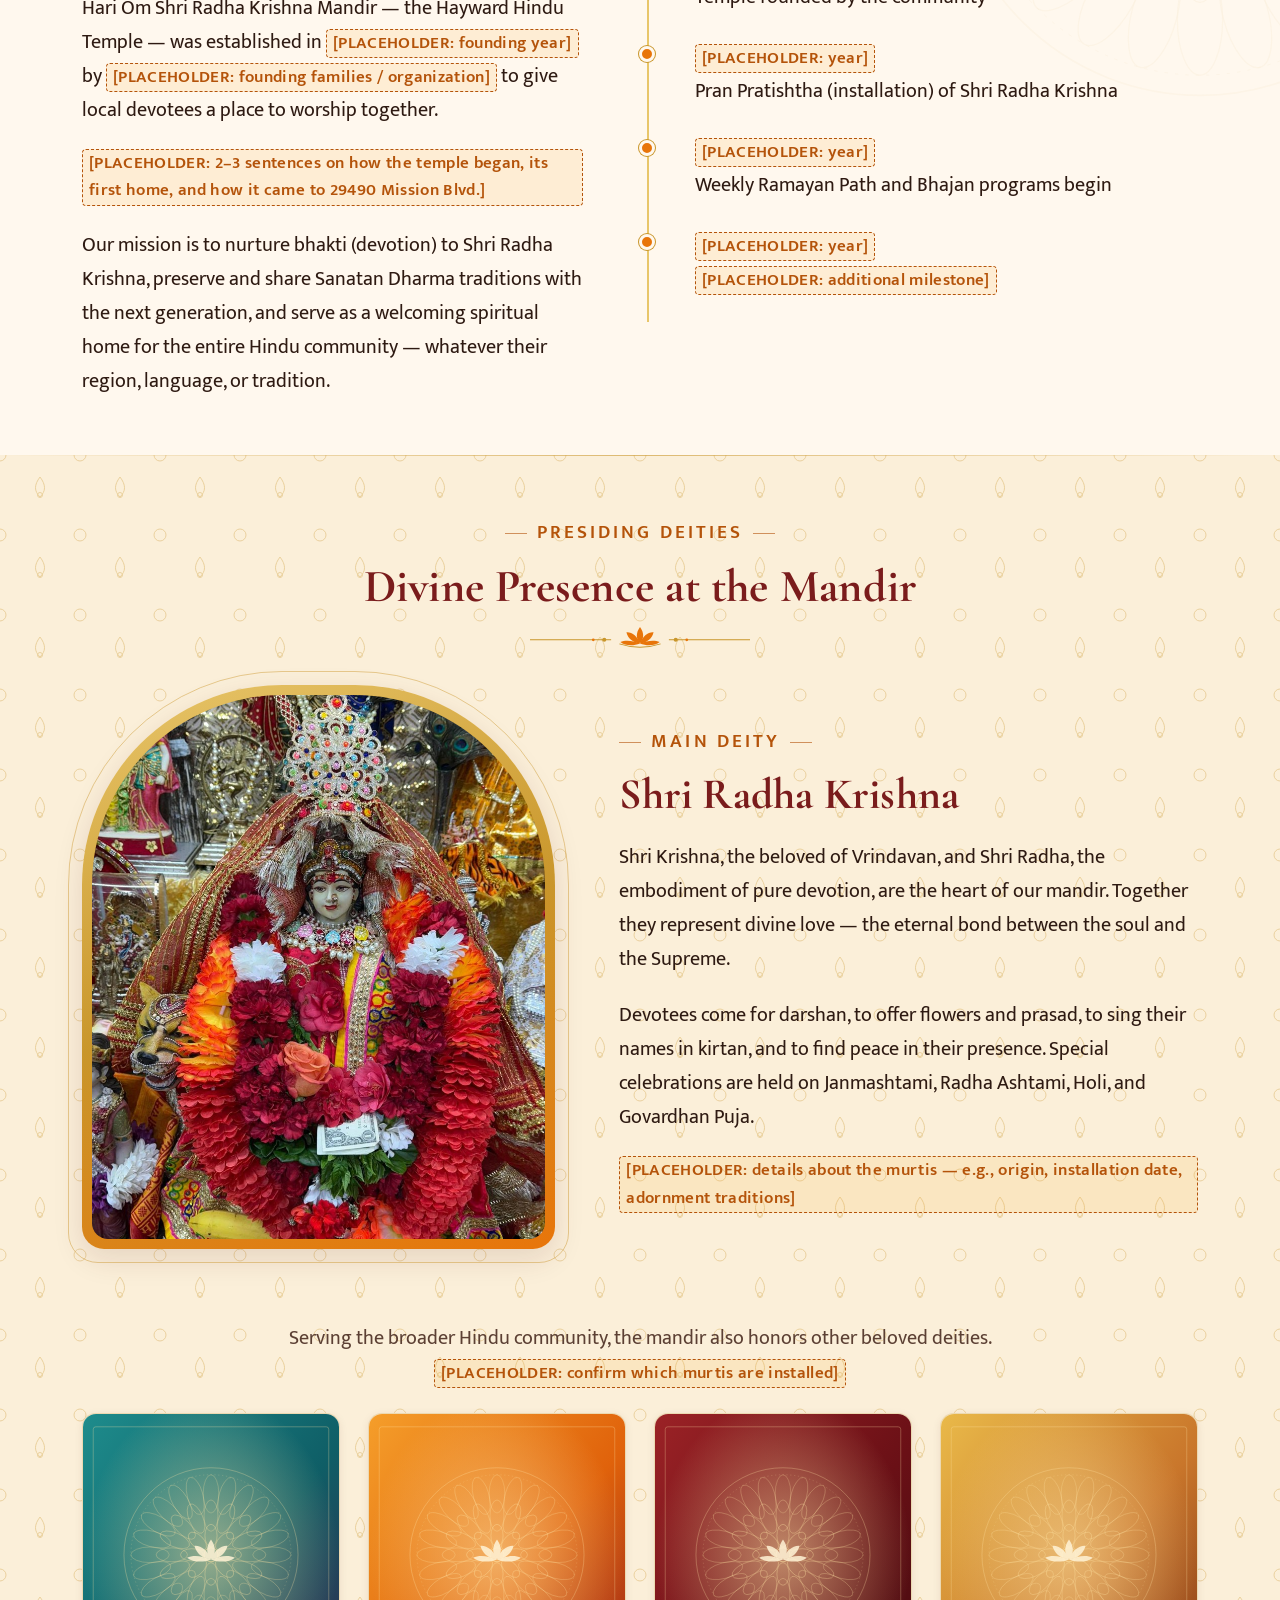
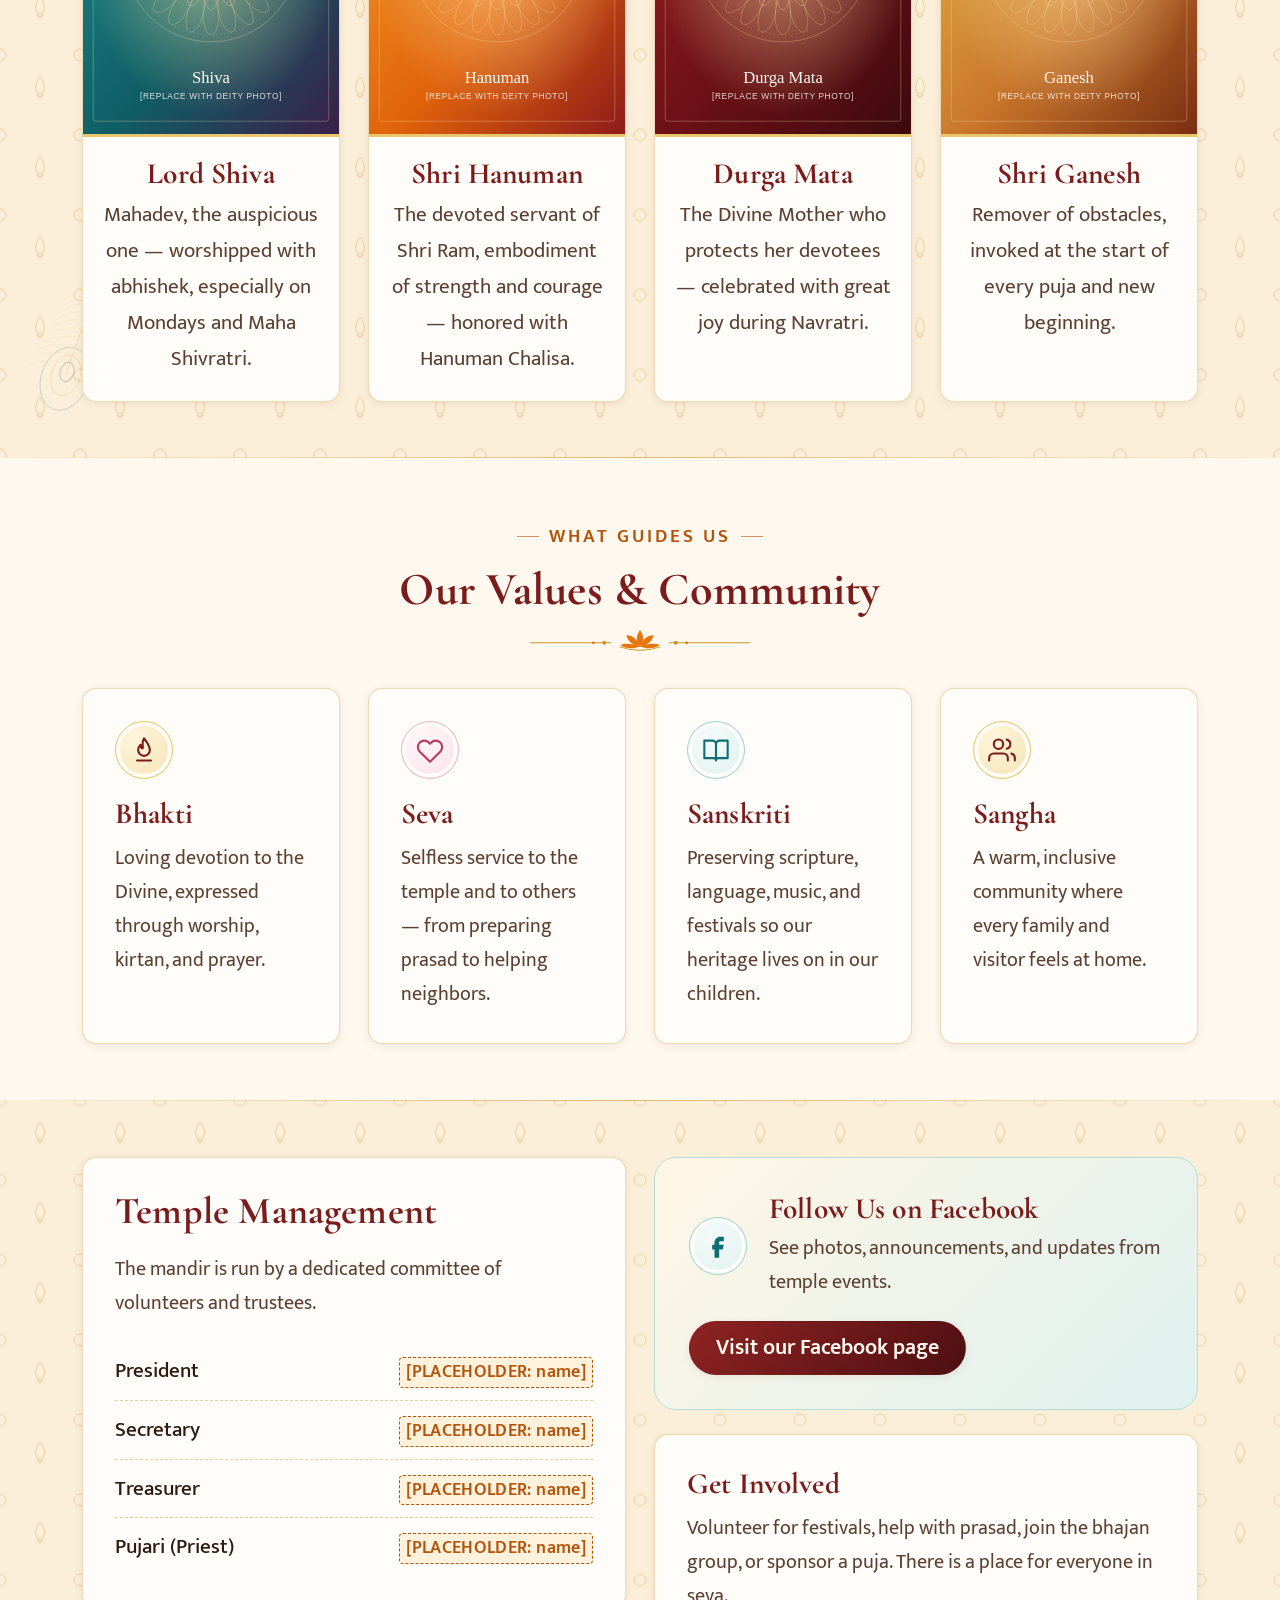
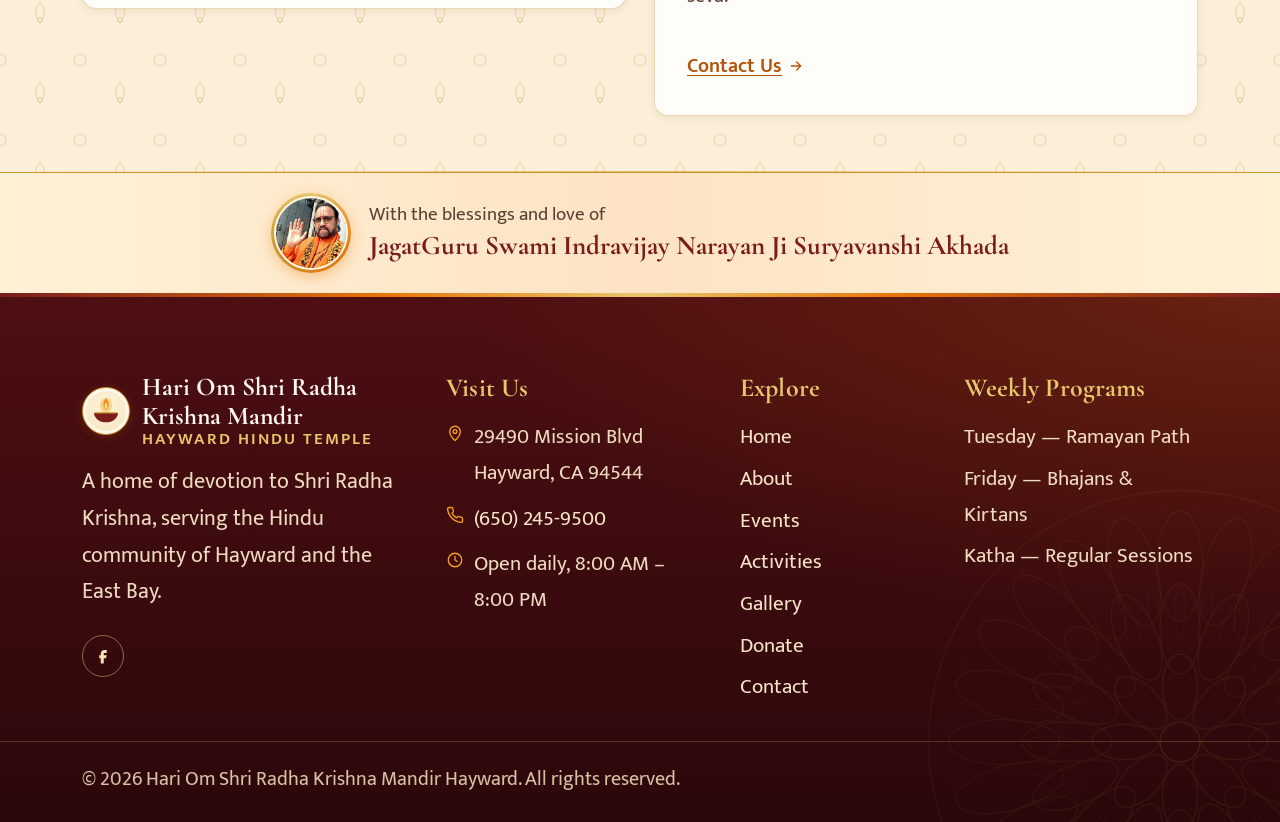
<file: about.html>
<!DOCTYPE html>
<html lang="en" class="no-js">
<head>
  <meta charset="utf-8">
  <meta name="viewport" content="width=device-width, initial-scale=1">
  <title data-i18n="meta.about">About Us | Hari Om Shri Radha Krishna Mandir Hayward</title>
  <meta name="description" content="History, mission, presiding deities, and values of Hari Om Shri Radha Krishna Mandir, the Hayward Hindu Temple.">
  <meta name="theme-color" content="#7a1c1c">
  <link rel="icon" href="assets/images/favicon.svg" type="image/svg+xml">
  <link rel="preconnect" href="https://fonts.googleapis.com">
  <link rel="preconnect" href="https://fonts.gstatic.com" crossorigin>
  <link rel="stylesheet" href="https://fonts.googleapis.com/css2?family=Cormorant+Garamond:wght@500;600;700&family=Mukta:wght@400;500;600;700&family=Tiro+Devanagari+Hindi&display=swap">
  <link rel="stylesheet" href="css/styles.css">
  <script>document.documentElement.classList.replace('no-js', 'js');</script>
  <script src="js/script.js" defer></script>
</head>
<body data-page="about">
  <a class="skip-link" href="#main" data-i18n="common.skip">Skip to main content</a>
  <div class="scroll-progress" aria-hidden="true"></div>

  <!-- ============ TOP BAR ============ -->
  <div class="topbar">
    <div class="container">
      <div class="topbar-group">
        <span class="topbar-item"><svg viewBox="0 0 24 24" fill="none" stroke="currentColor" stroke-width="1.8" stroke-linecap="round" aria-hidden="true"><circle cx="12" cy="12" r="9"/><path d="M12 7v5l3 2"/></svg><span data-i18n="top.hours">Open daily · 8:00 AM – 8:00 PM</span></span>
        <a class="topbar-item" href="tel:+16502459500"><svg viewBox="0 0 24 24" fill="none" stroke="currentColor" stroke-width="1.8" stroke-linecap="round" stroke-linejoin="round" aria-hidden="true"><path d="M22 16.9v3a2 2 0 0 1-2.2 2 19.8 19.8 0 0 1-8.6-3.1 19.5 19.5 0 0 1-6-6A19.8 19.8 0 0 1 2.1 4.2 2 2 0 0 1 4.1 2h3a2 2 0 0 1 2 1.7c.1.9.4 1.8.7 2.7a2 2 0 0 1-.5 2.1L8 9.8a16 16 0 0 0 6 6l1.3-1.3a2 2 0 0 1 2.1-.4c.9.3 1.8.6 2.7.7a2 2 0 0 1 1.7 2z"/></svg>(650) 245-9500</a>
      </div>
      <div class="topbar-group topbar-group--secondary">
        <a class="topbar-item" href="contact.html#visit"><svg viewBox="0 0 24 24" fill="none" stroke="currentColor" stroke-width="1.8" stroke-linecap="round" aria-hidden="true"><path d="M12 22s7-6.2 7-12a7 7 0 0 0-14 0c0 5.8 7 12 7 12z"/><circle cx="12" cy="10" r="2.5"/></svg>29490 Mission Blvd, Hayward, CA 94544</a>
      </div>
    </div>
  </div>

  <!-- ============ HEADER / NAV (shared across pages) ============ -->
  <header class="site-header" id="site-header">
    <div class="container header-inner">
      <a class="brand" href="index.html">
        <span class="brand-mark">
          <svg class="diya" viewBox="0 0 64 64" aria-hidden="true"><ellipse class="diya-glow" cx="32" cy="20" rx="13" ry="16" fill="#F6A21E" opacity=".4"/><g class="diya-flame"><path d="M32 4c7 10 8 18 0 26-8-8-7-16 0-26z" fill="#F08A1C"/><path d="M32 14c3.5 5 4 10 0 14-4-4-3.5-9 0-14z" fill="#FFE7A8"/></g><path d="M6 36h52c-2 12-12 20-26 20S8 48 6 36z" fill="#7A1C1C"/><path d="M8 36h48" stroke="#C9962B" stroke-width="3" stroke-linecap="round"/><path d="M18 45c8 4 20 4 28 0" stroke="#E8C66A" stroke-width="1.5" fill="none"/></svg>
        </span>
        <span class="brand-text">
          <span class="brand-name" data-i18n="brand.name">Shri Radha Krishna Mandir</span>
          <span class="brand-sub" data-i18n="brand.sub">Hari Om · Hayward</span>
        </span>
      </a>

      <nav class="main-nav" id="main-nav" aria-label="Main">
        <ul class="nav-list">
          <li><a class="nav-link" href="index.html" data-i18n="nav.home">Home</a></li>
          <li><a class="nav-link" href="about.html" aria-current="page" data-i18n="nav.about">About</a></li>
          <li><a class="nav-link" href="events.html" data-i18n="nav.events">Events</a></li>
          <li><a class="nav-link" href="activities.html" data-i18n="nav.activities">Activities</a></li>
          <li><a class="nav-link" href="gallery.html" data-i18n="nav.gallery">Gallery</a></li>
          <li><a class="nav-link" href="contact.html" data-i18n="nav.contact">Contact</a></li>
          <li class="nav-donate"><a class="btn btn--saffron" href="donate.html" data-i18n="nav.donate">Donate</a></li>
        </ul>
      </nav>

      <div class="header-actions">
        <button class="lang-toggle" type="button" role="switch" aria-checked="false" data-i18n-aria="common.langToggle" aria-label="Switch language to Hindi">
          <span class="lang-en" aria-hidden="true">EN</span><span class="lang-hi" aria-hidden="true">हिं</span>
        </button>
        <button class="nav-toggle" type="button" aria-controls="main-nav" aria-expanded="false" data-i18n-aria="common.menu" aria-label="Open menu">
          <span class="nav-toggle-bars" aria-hidden="true"></span>
        </button>
      </div>
    </div>
  </header>

  <main id="main">
    <!-- ============ PAGE HERO ============ -->
    <section class="page-hero" aria-labelledby="page-title">
      <img class="page-hero-bg" src="assets/images/hero.svg" width="1600" height="900" alt="[REPLACE WITH TEMPLE PHOTO] Exterior of the temple">
      <div class="hero-overlay" aria-hidden="true"></div>
      <div class="container">
        <ol class="breadcrumb"><li><a href="index.html" data-i18n="nav.home">Home</a></li><li aria-current="page" data-i18n="nav.about">About</li></ol>
        <p class="eyebrow" data-i18n="about.hero.eyebrow">About the Mandir</p>
        <h1 id="page-title" data-i18n="about.hero.title">Our Temple &amp; Our Faith</h1>
        <p data-i18n="about.hero.text">Rooted in bhakti, open to all — the story, the deities, and the values that guide our community.</p>
      </div>
      <img class="page-hero-silhouette" src="assets/images/temple-silhouette.svg" alt="" aria-hidden="true">
    </section>

    <!-- ============ SPIRITUAL GUIDE ============ -->
    <section class="section section--maroon" id="spiritual-guide" aria-labelledby="guide-title">
      <img class="ornament-mandala ornament-mandala--tr" src="assets/images/mandala.svg" alt="" aria-hidden="true">
      <div class="container split">
        <div class="framed guru-portrait" data-reveal="left">
          <img src="assets/images/swamiji.jpg" width="889" height="900" loading="lazy" decoding="async" alt="JagatGuru Swami Indravijay Narayan Ji Suryavanshi Akhada offering blessings">
        </div>
        <div data-reveal="right">
          <p class="eyebrow" data-i18n="about.guru.eyebrow">Our Spiritual Guide</p>
          <h2 id="guide-title" data-i18n="about.guru.title">JagatGuru Swamiji Maharaj</h2>
          <p class="guru-name" data-i18n="about.guru.name">JagatGuru Swami Indravijay Narayan Ji Suryavanshi Akhada</p>
          <span class="divider" style="margin-left:0" aria-hidden="true"></span>
          <p class="lead" data-i18n-html="about.guru.bio"><span class="placeholder">[PLACEHOLDER: biography — spiritual lineage, teachings, and role at the mandir]</span></p>
          <p><a class="btn btn--saffron" href="contact.html" data-i18n="about.guru.cta">Seek Blessings at the Mandir</a></p>
        </div>
      </div>
    </section>

    <!-- ============ HISTORY & MISSION ============ -->
    <section class="section">
      <img class="ornament-mandala ornament-mandala--tr" src="assets/images/mandala.svg" alt="" aria-hidden="true">
      <div class="container split">
        <div data-reveal="left">
          <p class="eyebrow" data-i18n="about.history.eyebrow">Our Story</p>
          <h2 data-i18n="about.history.title">History &amp; Mission</h2>
          <span class="divider" style="margin-left:0" aria-hidden="true"></span>
          <p data-i18n-html="about.history.p1">Hari Om Shri Radha Krishna Mandir — the Hayward Hindu Temple — was established in <span class="placeholder">[PLACEHOLDER: founding year]</span> by <span class="placeholder">[PLACEHOLDER: founding families / organization]</span> to give local devotees a place to worship together.</p>
          <p data-i18n-html="about.history.p2"><span class="placeholder">[PLACEHOLDER: 2–3 sentences on how the temple began, its first home, and how it came to 29490 Mission Blvd.]</span></p>
          <p data-i18n="about.history.p3">Our mission is to nurture bhakti (devotion) to Shri Radha Krishna, preserve and share Sanatan Dharma traditions with the next generation, and serve as a welcoming spiritual home for the entire Hindu community — whatever their region, language, or tradition.</p>
        </div>
        <div data-reveal="right">
          <h3 data-i18n="about.timeline.title">Milestones</h3>
          <ol class="timeline">
            <li><span class="year"><span class="placeholder">[PLACEHOLDER: year]</span></span><span data-i18n="about.timeline.1">Temple founded by the community</span></li>
            <li><span class="year"><span class="placeholder">[PLACEHOLDER: year]</span></span><span data-i18n="about.timeline.2">Pran Pratishtha (installation) of Shri Radha Krishna</span></li>
            <li><span class="year"><span class="placeholder">[PLACEHOLDER: year]</span></span><span data-i18n="about.timeline.3">Weekly Ramayan Path and Bhajan programs begin</span></li>
            <li><span class="year"><span class="placeholder">[PLACEHOLDER: year]</span></span><span class="placeholder">[PLACEHOLDER: additional milestone]</span></li>
          </ol>
        </div>
      </div>
    </section>

    <!-- ============ DEITIES ============ -->
    <section class="section section--tint" id="deities">
      <img class="ornament-feather ornament-feather--l" src="assets/images/peacock-feather.svg" alt="" aria-hidden="true">
      <div class="container">
        <div class="section-head" data-reveal>
          <p class="eyebrow" data-i18n="about.deities.eyebrow">Presiding Deities</p>
          <h2 data-i18n="about.deities.title">Divine Presence at the Mandir</h2>
          <span class="divider" aria-hidden="true"></span>
        </div>

        <div class="deity-feature">
          <div class="framed" data-reveal="left">
            <img src="assets/images/deity-main-murti.jpg" width="900" height="1200" loading="lazy" decoding="async" alt="Adorned murti at the mandir with a jeweled crown, red chunri, and garlands of flowers">
          </div>
          <div data-reveal="right">
            <p class="eyebrow" data-i18n="about.rk.eyebrow">Main Deity</p>
            <h3 style="font-size:clamp(1.9rem,3.4vw,2.6rem)" data-i18n="about.rk.title">Shri Radha Krishna</h3>
            <p data-i18n="about.rk.p1">Shri Krishna, the beloved of Vrindavan, and Shri Radha, the embodiment of pure devotion, are the heart of our mandir. Together they represent divine love — the eternal bond between the soul and the Supreme.</p>
            <p data-i18n="about.rk.p2">Devotees come for darshan, to offer flowers and prasad, to sing their names in kirtan, and to find peace in their presence. Special celebrations are held on Janmashtami, Radha Ashtami, Holi, and Govardhan Puja.</p>
            <p class="muted" data-i18n-html="about.rk.note"><span class="placeholder">[PLACEHOLDER: details about the murtis — e.g., origin, installation date, adornment traditions]</span></p>
          </div>
        </div>

        <p class="text-center muted" style="margin-bottom:24px" data-i18n-html="about.deities.note">Serving the broader Hindu community, the mandir also honors other beloved deities. <span class="placeholder">[PLACEHOLDER: confirm which murtis are installed]</span></p>
        <div class="grid deity-grid">
          <article class="card deity-card" data-reveal style="--reveal-delay:.05s">
            <figure><img src="assets/images/deity-shiva.svg" width="800" height="1000" loading="lazy" decoding="async" alt="[REPLACE WITH TEMPLE PHOTO] Lord Shiva"></figure>
            <div class="deity-card-body"><h3 data-i18n="deity.shiva">Lord Shiva</h3><p data-i18n="deity.shivaText">Mahadev, the auspicious one — worshipped with abhishek, especially on Mondays and Maha Shivratri.</p></div>
          </article>
          <article class="card deity-card" data-reveal style="--reveal-delay:.12s">
            <figure><img src="assets/images/deity-hanuman.svg" width="800" height="1000" loading="lazy" decoding="async" alt="[REPLACE WITH TEMPLE PHOTO] Shri Hanuman"></figure>
            <div class="deity-card-body"><h3 data-i18n="deity.hanuman">Shri Hanuman</h3><p data-i18n="deity.hanumanText">The devoted servant of Shri Ram, embodiment of strength and courage — honored with Hanuman Chalisa.</p></div>
          </article>
          <article class="card deity-card" data-reveal style="--reveal-delay:.19s">
            <figure><img src="assets/images/deity-durga.svg" width="800" height="1000" loading="lazy" decoding="async" alt="[REPLACE WITH TEMPLE PHOTO] Durga Mata"></figure>
            <div class="deity-card-body"><h3 data-i18n="deity.durga">Durga Mata</h3><p data-i18n="deity.durgaText">The Divine Mother who protects her devotees — celebrated with great joy during Navratri.</p></div>
          </article>
          <article class="card deity-card" data-reveal style="--reveal-delay:.26s">
            <figure><img src="assets/images/deity-ganesh.svg" width="800" height="1000" loading="lazy" decoding="async" alt="[REPLACE WITH TEMPLE PHOTO] Shri Ganesh"></figure>
            <div class="deity-card-body"><h3 data-i18n="deity.ganesh">Shri Ganesh</h3><p data-i18n="deity.ganeshText">Remover of obstacles, invoked at the start of every puja and new beginning.</p></div>
          </article>
        </div>
      </div>
    </section>

    <!-- ============ VALUES ============ -->
    <section class="section">
      <div class="container">
        <div class="section-head" data-reveal>
          <p class="eyebrow" data-i18n="about.values.eyebrow">What Guides Us</p>
          <h2 data-i18n="about.values.title">Our Values &amp; Community</h2>
          <span class="divider" aria-hidden="true"></span>
        </div>
        <div class="grid grid-4">
          <article class="card card--hover value-card" data-reveal style="--reveal-delay:.05s">
            <span class="icon-badge"><svg viewBox="0 0 24 24" fill="none" stroke="currentColor" stroke-width="1.8" stroke-linecap="round" stroke-linejoin="round" aria-hidden="true"><path d="M12 2c3 4 5 6.5 5 10a5 5 0 0 1-10 0c0-2 1-3.5 2-4.5 0 2 1 3 2 3 0-3-1-5.5 1-8.5z"/><path d="M6 21h12"/></svg></span>
            <h3 data-i18n="values.bhakti">Bhakti</h3>
            <p class="muted" data-i18n="values.bhaktiText">Loving devotion to the Divine, expressed through worship, kirtan, and prayer.</p>
          </article>
          <article class="card card--hover value-card" data-reveal style="--reveal-delay:.12s">
            <span class="icon-badge icon-badge--lotus"><svg viewBox="0 0 24 24" fill="none" stroke="currentColor" stroke-width="1.8" stroke-linecap="round" stroke-linejoin="round" aria-hidden="true"><path d="M20.8 5.6a5.5 5.5 0 0 0-7.8 0L12 6.6l-1-1a5.5 5.5 0 0 0-7.8 7.8l1 1L12 22l7.8-7.6 1-1a5.5 5.5 0 0 0 0-7.8z"/></svg></span>
            <h3 data-i18n="values.seva">Seva</h3>
            <p class="muted" data-i18n="values.sevaText">Selfless service to the temple and to others — from preparing prasad to helping neighbors.</p>
          </article>
          <article class="card card--hover value-card" data-reveal style="--reveal-delay:.19s">
            <span class="icon-badge icon-badge--teal"><svg viewBox="0 0 24 24" fill="none" stroke="currentColor" stroke-width="1.8" stroke-linecap="round" stroke-linejoin="round" aria-hidden="true"><path d="M2 4h7a3 3 0 0 1 3 3v14a2 2 0 0 0-2-2H2zM22 4h-7a3 3 0 0 0-3 3v14a2 2 0 0 1 2-2h8z"/></svg></span>
            <h3 data-i18n="values.sanskriti">Sanskriti</h3>
            <p class="muted" data-i18n="values.sanskritiText">Preserving scripture, language, music, and festivals so our heritage lives on in our children.</p>
          </article>
          <article class="card card--hover value-card" data-reveal style="--reveal-delay:.26s">
            <span class="icon-badge"><svg viewBox="0 0 24 24" fill="none" stroke="currentColor" stroke-width="1.8" stroke-linecap="round" stroke-linejoin="round" aria-hidden="true"><path d="M17 21v-2a4 4 0 0 0-4-4H5a4 4 0 0 0-4 4v2"/><circle cx="9" cy="7" r="4"/><path d="M23 21v-2a4 4 0 0 0-3-3.9M16 3.1a4 4 0 0 1 0 7.8"/></svg></span>
            <h3 data-i18n="values.sangha">Sangha</h3>
            <p class="muted" data-i18n="values.sanghaText">A warm, inclusive community where every family and visitor feels at home.</p>
          </article>
        </div>
      </div>
    </section>

    <!-- ============ MANAGEMENT + SOCIAL ============ -->
    <section class="section section--tint">
      <div class="container">
        <div class="grid grid-2" style="align-items:start">
          <article class="card" data-reveal="left">
            <h2 style="font-size:1.9rem" data-i18n="about.mgmt.title">Temple Management</h2>
            <p class="muted" data-i18n="about.mgmt.text">The mandir is run by a dedicated committee of volunteers and trustees.</p>
            <ul class="timing-list">
              <li><span class="t-name" data-i18n="about.mgmt.president">President</span><span class="t-time"><span class="placeholder">[PLACEHOLDER: name]</span></span></li>
              <li><span class="t-name" data-i18n="about.mgmt.secretary">Secretary</span><span class="t-time"><span class="placeholder">[PLACEHOLDER: name]</span></span></li>
              <li><span class="t-name" data-i18n="about.mgmt.treasurer">Treasurer</span><span class="t-time"><span class="placeholder">[PLACEHOLDER: name]</span></span></li>
              <li><span class="t-name" data-i18n="about.mgmt.priest">Pujari (Priest)</span><span class="t-time"><span class="placeholder">[PLACEHOLDER: name]</span></span></li>
            </ul>
          </article>
          <div data-reveal="right">
            <div class="social-callout">
              <span class="icon-badge icon-badge--teal"><svg viewBox="0 0 24 24" fill="currentColor" aria-hidden="true"><path d="M14 8h3V4h-3c-2.8 0-5 2.2-5 5v2H7v4h2v7h4v-7h3l1-4h-4V9c0-.6.4-1 1-1z"/></svg></span>
              <div>
                <h3 data-i18n="about.social.title">Follow Us on Facebook</h3>
                <p class="muted" data-i18n="about.social.text">See photos, announcements, and updates from temple events.</p>
              </div>
              <a class="btn" href="https://facebook.com/hayward.hindu.temple.2025/" target="_blank" rel="noopener"><span data-i18n="about.social.cta">Visit our Facebook page</span><span class="visually-hidden"> (opens in a new tab)</span></a>
            </div>
            <div class="card" style="margin-top:24px">
              <h3 data-i18n="about.join.title">Get Involved</h3>
              <p class="muted" data-i18n="about.join.text">Volunteer for festivals, help with prasad, join the bhajan group, or sponsor a puja. There is a place for everyone in seva.</p>
              <a class="card-link" href="contact.html"><span data-i18n="cta.contact">Contact Us</span><svg viewBox="0 0 24 24" fill="none" stroke="currentColor" stroke-width="2" stroke-linecap="round" aria-hidden="true"><path d="M5 12h14M13 6l6 6-6 6"/></svg></a>
            </div>
          </div>
        </div>
      </div>
    </section>
  </main>

  <!-- ============ BLESSING STRIP (shared across pages) ============ -->
  <aside class="blessing-strip" aria-label="Blessings">
    <div class="container">
      <span class="blessing-avatar"><img src="assets/images/swamiji.jpg" width="889" height="900" loading="lazy" decoding="async" alt="JagatGuru Swami Indravijay Narayan Ji Suryavanshi Akhada"></span>
      <p><small data-i18n="blessing.with">With the blessings and love of</small><a href="about.html#spiritual-guide" data-i18n="about.guru.name">JagatGuru Swami Indravijay Narayan Ji Suryavanshi Akhada</a></p>
    </div>
  </aside>

  <!-- ============ FOOTER (shared across pages) ============ -->
  <footer class="site-footer">
    <img class="footer-mandala" src="assets/images/mandala.svg" alt="" aria-hidden="true">
    <div class="container footer-grid">
      <div class="footer-brand">
        <a class="brand" href="index.html">
          <span class="brand-mark"><svg class="diya" viewBox="0 0 64 64" aria-hidden="true"><ellipse class="diya-glow" cx="32" cy="20" rx="13" ry="16" fill="#F6A21E" opacity=".4"/><g class="diya-flame"><path d="M32 4c7 10 8 18 0 26-8-8-7-16 0-26z" fill="#F08A1C"/><path d="M32 14c3.5 5 4 10 0 14-4-4-3.5-9 0-14z" fill="#FFE7A8"/></g><path d="M6 36h52c-2 12-12 20-26 20S8 48 6 36z" fill="#7A1C1C"/><path d="M8 36h48" stroke="#C9962B" stroke-width="3" stroke-linecap="round"/></svg></span>
          <span class="brand-text"><span class="brand-name" data-i18n="footer.name">Hari Om Shri Radha Krishna Mandir</span><span class="brand-sub" data-i18n="footer.sub">Hayward Hindu Temple</span></span>
        </a>
        <p data-i18n="footer.about">A home of devotion to Shri Radha Krishna, serving the Hindu community of Hayward and the East Bay.</p>
        <div class="social-links">
          <a href="https://facebook.com/hayward.hindu.temple.2025/" target="_blank" rel="noopener" aria-label="Facebook (opens in a new tab)"><svg viewBox="0 0 24 24" fill="currentColor" aria-hidden="true"><path d="M14 8h3V4h-3c-2.8 0-5 2.2-5 5v2H7v4h2v7h4v-7h3l1-4h-4V9c0-.6.4-1 1-1z"/></svg></a>
          <!-- Add Instagram / YouTube links here when the temple has them -->
        </div>
      </div>
      <div>
        <h2 data-i18n="footer.visit">Visit Us</h2>
        <ul class="footer-list">
          <li><svg viewBox="0 0 24 24" fill="none" stroke="currentColor" stroke-width="1.8" stroke-linecap="round" aria-hidden="true"><path d="M12 22s7-6.2 7-12a7 7 0 0 0-14 0c0 5.8 7 12 7 12z"/><circle cx="12" cy="10" r="2.5"/></svg><address style="font-style:normal">29490 Mission Blvd<br>Hayward, CA 94544</address></li>
          <li><svg viewBox="0 0 24 24" fill="none" stroke="currentColor" stroke-width="1.8" stroke-linecap="round" stroke-linejoin="round" aria-hidden="true"><path d="M22 16.9v3a2 2 0 0 1-2.2 2 19.8 19.8 0 0 1-8.6-3.1 19.5 19.5 0 0 1-6-6A19.8 19.8 0 0 1 2.1 4.2 2 2 0 0 1 4.1 2h3a2 2 0 0 1 2 1.7c.1.9.4 1.8.7 2.7a2 2 0 0 1-.5 2.1L8 9.8a16 16 0 0 0 6 6l1.3-1.3a2 2 0 0 1 2.1-.4c.9.3 1.8.6 2.7.7a2 2 0 0 1 1.7 2z"/></svg><a href="tel:+16502459500">(650) 245-9500</a></li>
          <li><svg viewBox="0 0 24 24" fill="none" stroke="currentColor" stroke-width="1.8" stroke-linecap="round" aria-hidden="true"><circle cx="12" cy="12" r="9"/><path d="M12 7v5l3 2"/></svg><span data-i18n="footer.hours">Open daily, 8:00 AM – 8:00 PM</span></li>
        </ul>
      </div>
      <nav aria-label="Footer">
        <h2 data-i18n="footer.explore">Explore</h2>
        <ul class="footer-links">
          <li><a href="index.html" data-i18n="nav.home">Home</a></li>
          <li><a href="about.html" data-i18n="nav.about">About</a></li>
          <li><a href="events.html" data-i18n="nav.events">Events</a></li>
          <li><a href="activities.html" data-i18n="nav.activities">Activities</a></li>
          <li><a href="gallery.html" data-i18n="nav.gallery">Gallery</a></li>
          <li><a href="donate.html" data-i18n="nav.donate">Donate</a></li>
          <li><a href="contact.html" data-i18n="nav.contact">Contact</a></li>
        </ul>
      </nav>
      <div>
        <h2 data-i18n="programs.title">Weekly Programs</h2>
        <ul class="footer-links">
          <li><span data-i18n="day.tuesday">Tuesday</span> — <span data-i18n="programs.ramayan">Ramayan Path</span></li>
          <li><span data-i18n="day.friday">Friday</span> — <span data-i18n="programs.bhajans">Bhajans &amp; Kirtans</span></li>
          <li><span data-i18n="programs.katha">Katha</span> — <span data-i18n="programs.regular">Regular Sessions</span></li>
        </ul>
      </div>
    </div>
    <div class="footer-bottom">
      <div class="container">
        <!-- Trustees line hidden until names are confirmed. To restore:
             <p><span data-i18n="footer.trustees">Temple Trustees &amp; Management:</span> Names here</p> -->
        <p>© <span class="js-year">2026</span> <span data-i18n="footer.copyright">Hari Om Shri Radha Krishna Mandir Hayward. All rights reserved.</span></p>
      </div>
    </div>
  </footer>

  <button class="back-to-top" type="button" data-i18n-aria="common.backToTop" aria-label="Back to top">
    <svg viewBox="0 0 24 24" fill="none" stroke="currentColor" stroke-width="2" stroke-linecap="round" aria-hidden="true"><path d="M12 19V5M5 12l7-7 7 7"/></svg>
  </button>
</body>
</html>
</file>
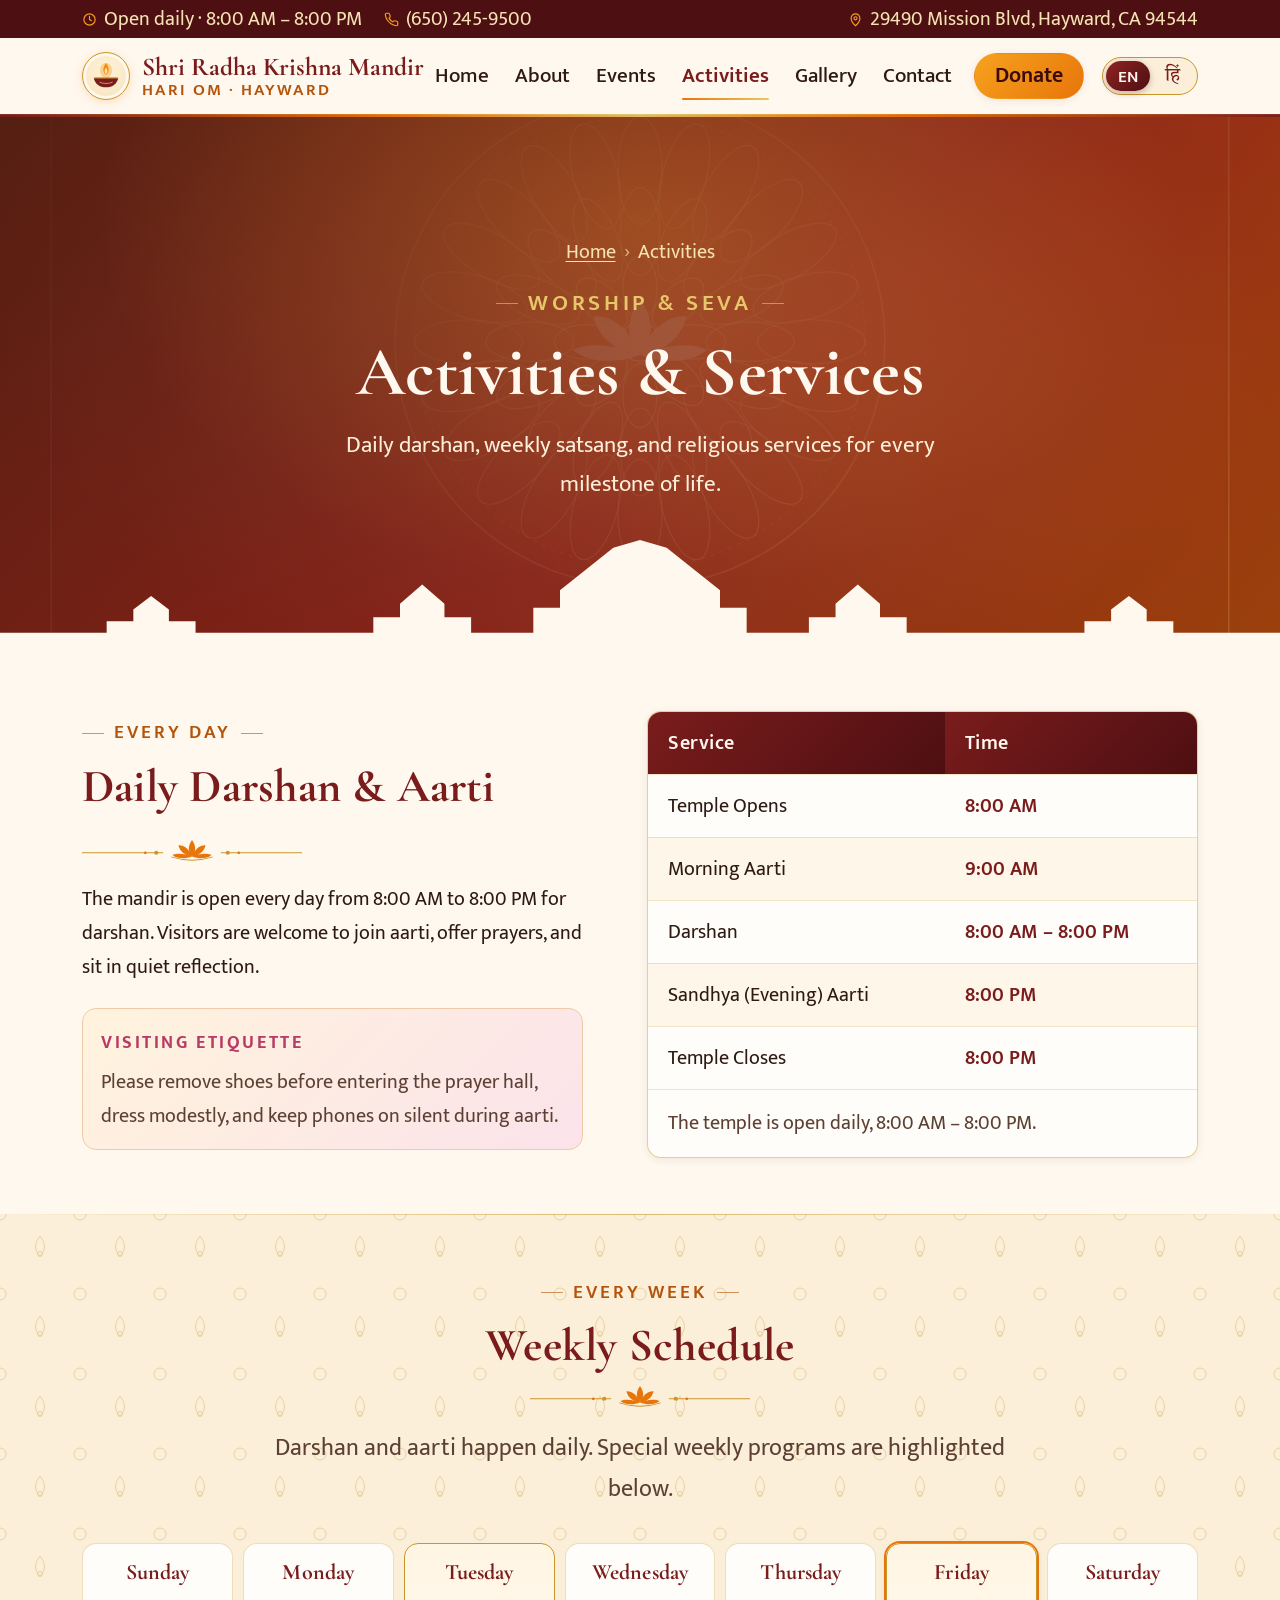
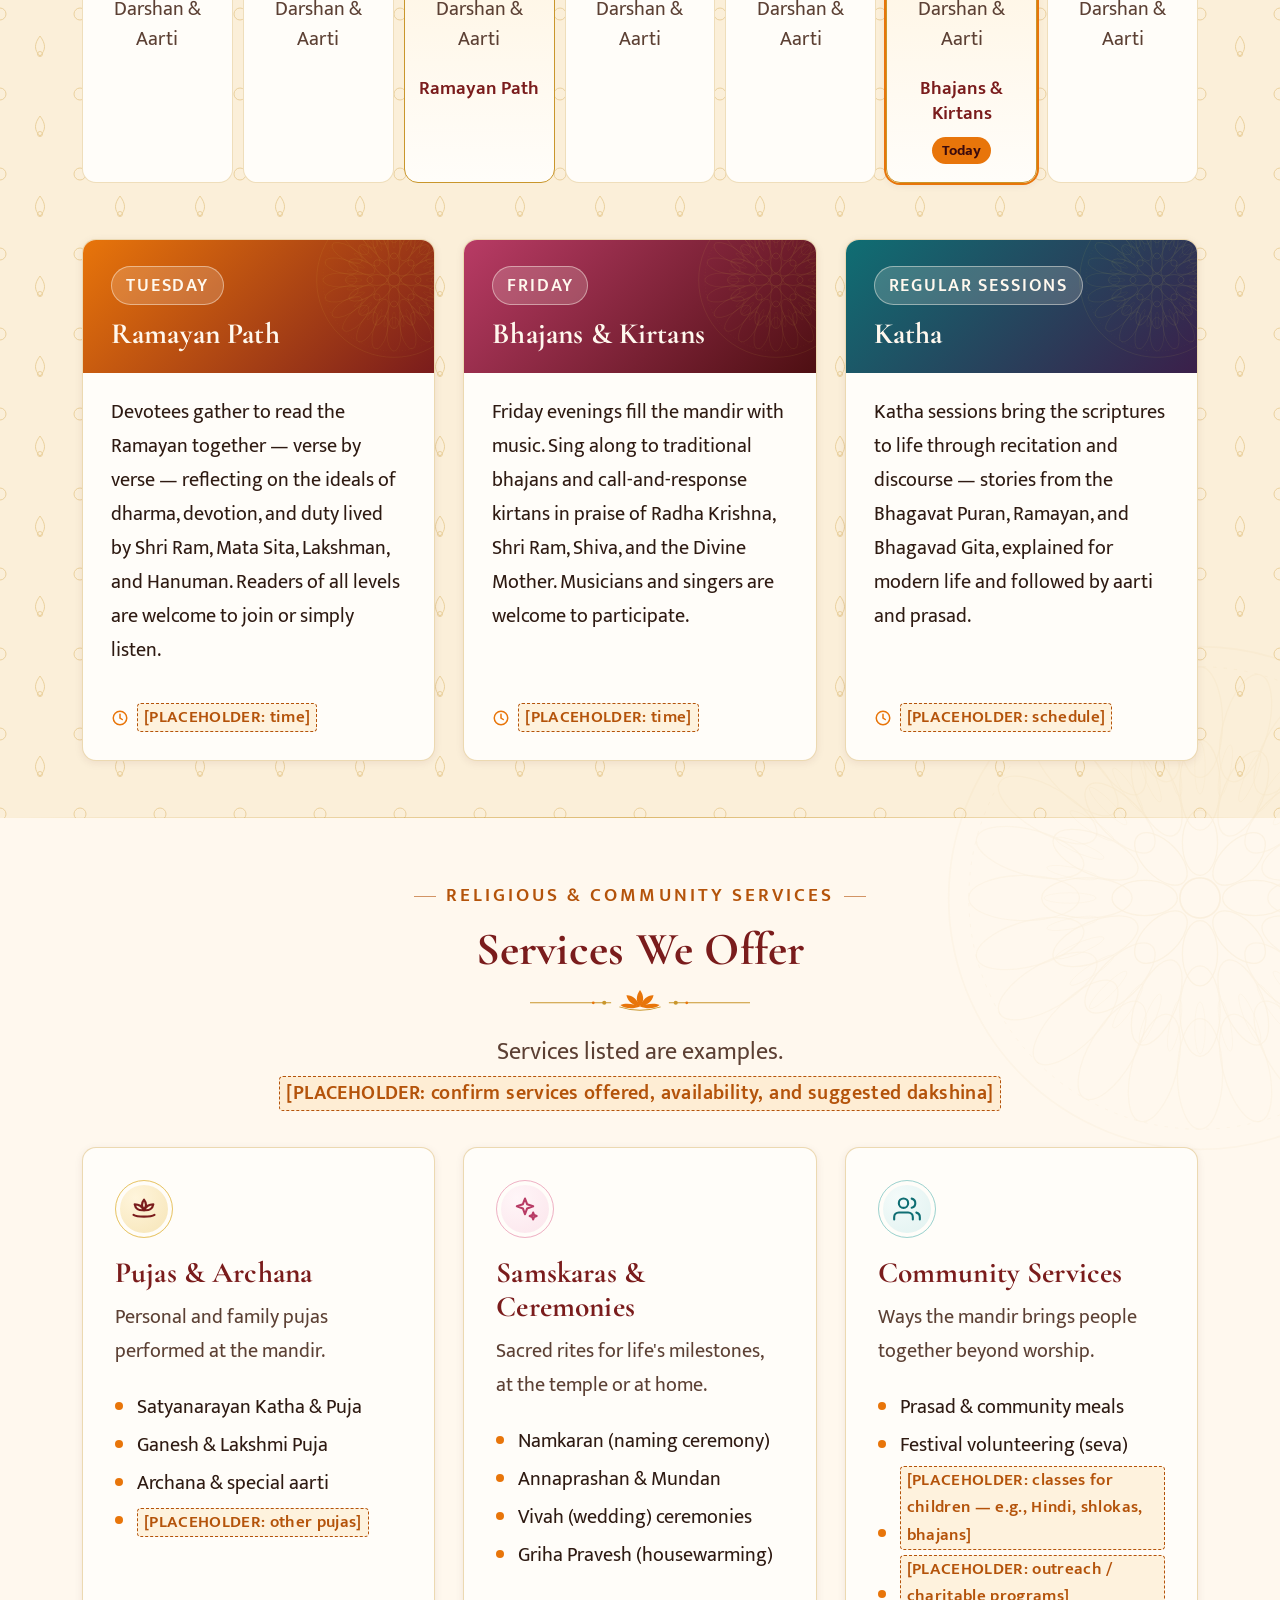
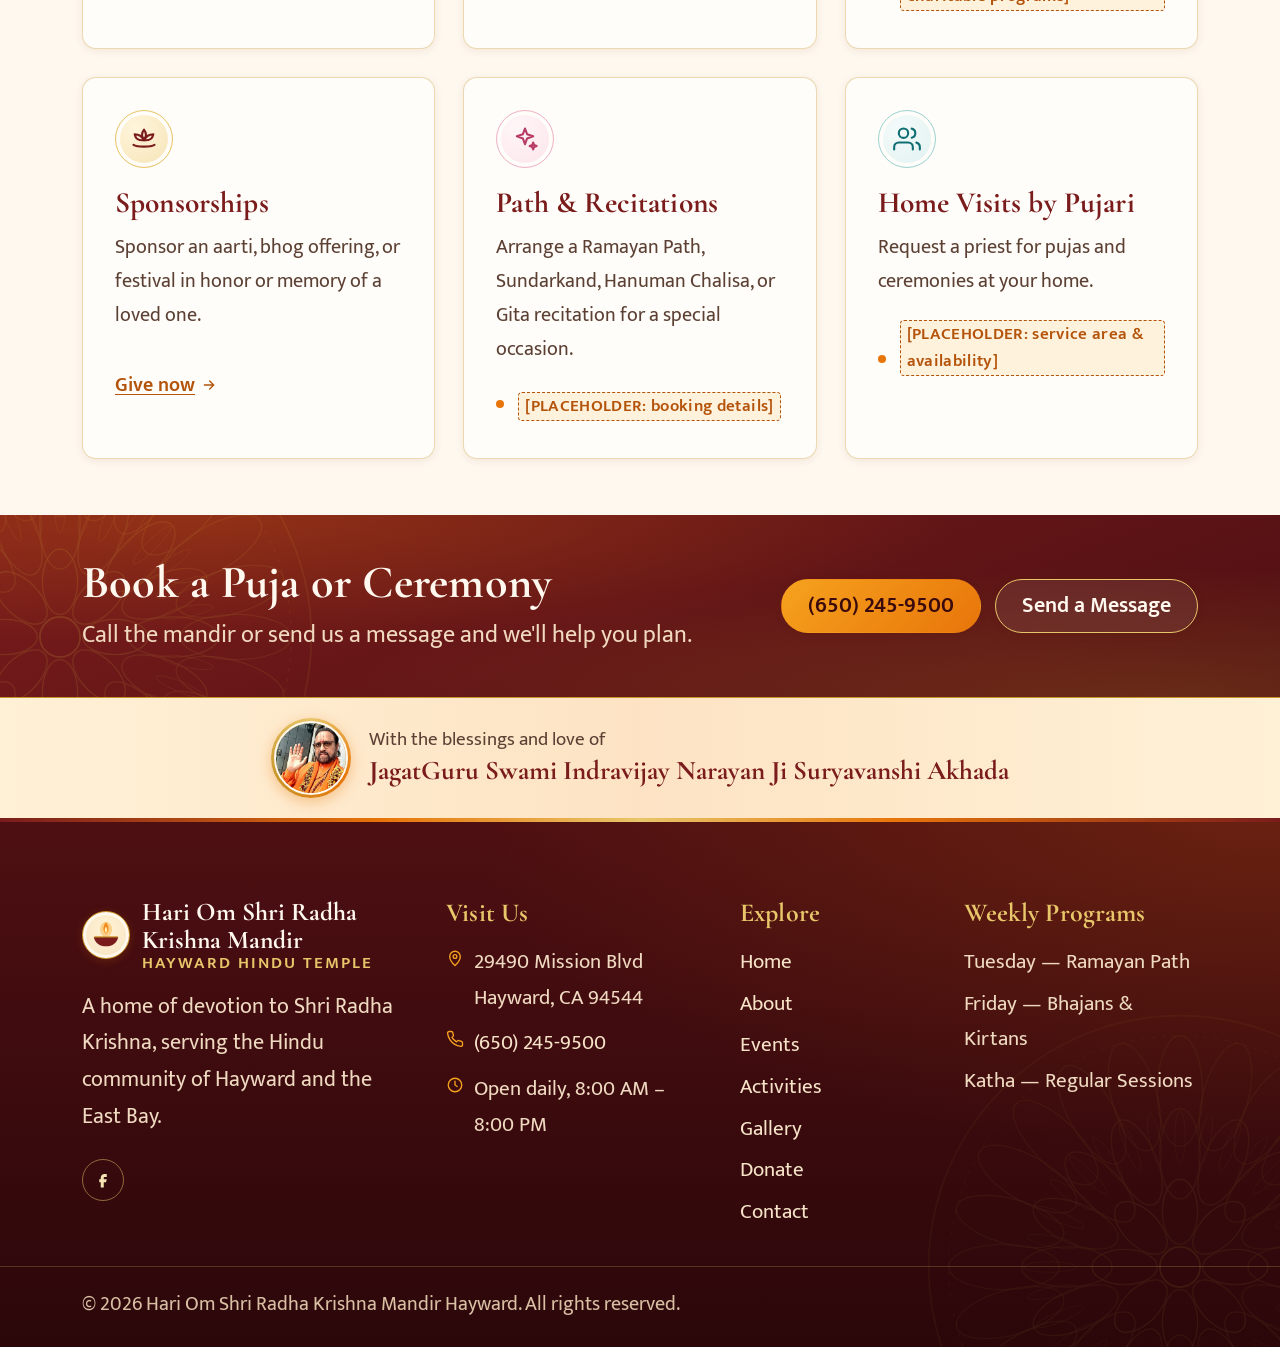
<file: activities.html>
<!DOCTYPE html>
<html lang="en" class="no-js">
<head>
  <meta charset="utf-8">
  <meta name="viewport" content="width=device-width, initial-scale=1">
  <title data-i18n="meta.activities">Activities &amp; Services | Hari Om Shri Radha Krishna Mandir Hayward</title>
  <meta name="description" content="Daily darshan and aarti timings, weekly Ramayan Path, Bhajans &amp; Kirtans, Katha, pujas and religious services.">
  <meta name="theme-color" content="#7a1c1c">
  <link rel="icon" href="assets/images/favicon.svg" type="image/svg+xml">
  <link rel="preconnect" href="https://fonts.googleapis.com">
  <link rel="preconnect" href="https://fonts.gstatic.com" crossorigin>
  <link rel="stylesheet" href="https://fonts.googleapis.com/css2?family=Cormorant+Garamond:wght@500;600;700&family=Mukta:wght@400;500;600;700&family=Tiro+Devanagari+Hindi&display=swap">
  <link rel="stylesheet" href="css/styles.css">
  <script>document.documentElement.classList.replace('no-js', 'js');</script>
  <script src="js/script.js" defer></script>
</head>
<body data-page="activities">
  <a class="skip-link" href="#main" data-i18n="common.skip">Skip to main content</a>
  <div class="scroll-progress" aria-hidden="true"></div>

  <!-- ============ TOP BAR ============ -->
  <div class="topbar">
    <div class="container">
      <div class="topbar-group">
        <span class="topbar-item"><svg viewBox="0 0 24 24" fill="none" stroke="currentColor" stroke-width="1.8" stroke-linecap="round" aria-hidden="true"><circle cx="12" cy="12" r="9"/><path d="M12 7v5l3 2"/></svg><span data-i18n="top.hours">Open daily · 8:00 AM – 8:00 PM</span></span>
        <a class="topbar-item" href="tel:+16502459500"><svg viewBox="0 0 24 24" fill="none" stroke="currentColor" stroke-width="1.8" stroke-linecap="round" stroke-linejoin="round" aria-hidden="true"><path d="M22 16.9v3a2 2 0 0 1-2.2 2 19.8 19.8 0 0 1-8.6-3.1 19.5 19.5 0 0 1-6-6A19.8 19.8 0 0 1 2.1 4.2 2 2 0 0 1 4.1 2h3a2 2 0 0 1 2 1.7c.1.9.4 1.8.7 2.7a2 2 0 0 1-.5 2.1L8 9.8a16 16 0 0 0 6 6l1.3-1.3a2 2 0 0 1 2.1-.4c.9.3 1.8.6 2.7.7a2 2 0 0 1 1.7 2z"/></svg>(650) 245-9500</a>
      </div>
      <div class="topbar-group topbar-group--secondary">
        <a class="topbar-item" href="contact.html#visit"><svg viewBox="0 0 24 24" fill="none" stroke="currentColor" stroke-width="1.8" stroke-linecap="round" aria-hidden="true"><path d="M12 22s7-6.2 7-12a7 7 0 0 0-14 0c0 5.8 7 12 7 12z"/><circle cx="12" cy="10" r="2.5"/></svg>29490 Mission Blvd, Hayward, CA 94544</a>
      </div>
    </div>
  </div>

  <!-- ============ HEADER / NAV (shared across pages) ============ -->
  <header class="site-header" id="site-header">
    <div class="container header-inner">
      <a class="brand" href="index.html">
        <span class="brand-mark">
          <svg class="diya" viewBox="0 0 64 64" aria-hidden="true"><ellipse class="diya-glow" cx="32" cy="20" rx="13" ry="16" fill="#F6A21E" opacity=".4"/><g class="diya-flame"><path d="M32 4c7 10 8 18 0 26-8-8-7-16 0-26z" fill="#F08A1C"/><path d="M32 14c3.5 5 4 10 0 14-4-4-3.5-9 0-14z" fill="#FFE7A8"/></g><path d="M6 36h52c-2 12-12 20-26 20S8 48 6 36z" fill="#7A1C1C"/><path d="M8 36h48" stroke="#C9962B" stroke-width="3" stroke-linecap="round"/><path d="M18 45c8 4 20 4 28 0" stroke="#E8C66A" stroke-width="1.5" fill="none"/></svg>
        </span>
        <span class="brand-text">
          <span class="brand-name" data-i18n="brand.name">Shri Radha Krishna Mandir</span>
          <span class="brand-sub" data-i18n="brand.sub">Hari Om · Hayward</span>
        </span>
      </a>

      <nav class="main-nav" id="main-nav" aria-label="Main">
        <ul class="nav-list">
          <li><a class="nav-link" href="index.html" data-i18n="nav.home">Home</a></li>
          <li><a class="nav-link" href="about.html" data-i18n="nav.about">About</a></li>
          <li><a class="nav-link" href="events.html" data-i18n="nav.events">Events</a></li>
          <li><a class="nav-link" href="activities.html" aria-current="page" data-i18n="nav.activities">Activities</a></li>
          <li><a class="nav-link" href="gallery.html" data-i18n="nav.gallery">Gallery</a></li>
          <li><a class="nav-link" href="contact.html" data-i18n="nav.contact">Contact</a></li>
          <li class="nav-donate"><a class="btn btn--saffron" href="donate.html" data-i18n="nav.donate">Donate</a></li>
        </ul>
      </nav>

      <div class="header-actions">
        <button class="lang-toggle" type="button" role="switch" aria-checked="false" data-i18n-aria="common.langToggle" aria-label="Switch language to Hindi">
          <span class="lang-en" aria-hidden="true">EN</span><span class="lang-hi" aria-hidden="true">हिं</span>
        </button>
        <button class="nav-toggle" type="button" aria-controls="main-nav" aria-expanded="false" data-i18n-aria="common.menu" aria-label="Open menu">
          <span class="nav-toggle-bars" aria-hidden="true"></span>
        </button>
      </div>
    </div>
  </header>

  <main id="main">
    <!-- ============ PAGE HERO ============ -->
    <section class="page-hero" aria-labelledby="page-title">
      <img class="page-hero-bg" src="assets/images/hero.svg" width="1600" height="900" alt="[REPLACE WITH TEMPLE PHOTO] Aarti at the temple">
      <div class="hero-overlay" aria-hidden="true"></div>
      <div class="container">
        <ol class="breadcrumb"><li><a href="index.html" data-i18n="nav.home">Home</a></li><li aria-current="page" data-i18n="nav.activities">Activities</li></ol>
        <p class="eyebrow" data-i18n="act.hero.eyebrow">Worship &amp; Seva</p>
        <h1 id="page-title" data-i18n="act.hero.title">Activities &amp; Services</h1>
        <p data-i18n="act.hero.text">Daily darshan, weekly satsang, and religious services for every milestone of life.</p>
      </div>
      <img class="page-hero-silhouette" src="assets/images/temple-silhouette.svg" alt="" aria-hidden="true">
    </section>

    <!-- ============ DAILY TIMINGS ============ -->
    <section class="section" id="timings">
      <div class="container split" style="align-items:start">
        <div data-reveal="left">
          <p class="eyebrow" data-i18n="act.daily.eyebrow">Every Day</p>
          <h2 data-i18n="act.daily.title">Daily Darshan &amp; Aarti</h2>
          <span class="divider" style="margin-left:0" aria-hidden="true"></span>
          <p data-i18n="act.daily.text">The mandir is open every day from 8:00 AM to 8:00 PM for darshan. Visitors are welcome to join aarti, offer prayers, and sit in quiet reflection.</p>
          <div class="today-program" style="margin-top:24px">
            <span class="day" data-i18n="act.daily.etiquette">Visiting etiquette</span>
            <p class="muted" style="margin-top:6px" data-i18n="act.daily.etiquetteText">Please remove shoes before entering the prayer hall, dress modestly, and keep phones on silent during aarti.</p>
          </div>
        </div>
        <div class="table-wrap" data-reveal="right">
          <table class="timings-table">
            <caption id="timings-note"></caption>
            <thead>
              <tr><th scope="col" data-i18n="act.table.service">Service</th><th scope="col" data-i18n="act.table.time">Time</th></tr>
            </thead>
            <!-- Rows come from data/activities.json -->
            <tbody id="timings-body"></tbody>
          </table>
        </div>
      </div>
    </section>

    <!-- ============ WEEKLY SCHEDULE ============ -->
    <section class="section section--tint" id="weekly">
      <div class="container">
        <div class="section-head" data-reveal>
          <p class="eyebrow" data-i18n="programs.eyebrow">Every Week</p>
          <h2 data-i18n="act.week.title">Weekly Schedule</h2>
          <span class="divider" aria-hidden="true"></span>
          <p class="lead" data-i18n="act.week.lead">Darshan and aarti happen daily. Special weekly programs are highlighted below.</p>
        </div>
        <!-- Weekly schedule comes from data/activities.json -->
        <div class="week-grid" id="week-grid" data-reveal></div>

        <!-- Program cards come from data/activities.json -->
        <div class="grid grid-3 program-strip" id="programs-grid" style="margin-top:clamp(36px,5vw,56px)"></div>
      </div>
    </section>

    <!-- ============ SERVICES ============ -->
    <section class="section" id="services">
      <img class="ornament-mandala ornament-mandala--tr" src="assets/images/mandala.svg" alt="" aria-hidden="true">
      <div class="container">
        <div class="section-head" data-reveal>
          <p class="eyebrow" data-i18n="act.services.eyebrow">Religious &amp; Community Services</p>
          <h2 data-i18n="act.services.title">Services We Offer</h2>
          <span class="divider" aria-hidden="true"></span>
          <p class="lead" id="services-note"></p>
        </div>
        <!-- Service cards come from data/activities.json -->
        <div class="grid grid-3" id="services-grid"></div>
      </div>
    </section>

    <!-- ============ CTA ============ -->
    <section class="section section--maroon section--tight">
      <img class="ornament-mandala ornament-mandala--bl" src="assets/images/mandala.svg" alt="" aria-hidden="true">
      <div class="container cta-banner" data-reveal>
        <div>
          <h2 data-i18n="act.cta.title">Book a Puja or Ceremony</h2>
          <p class="lead" data-i18n="act.cta.text">Call the mandir or send us a message and we'll help you plan.</p>
        </div>
        <div class="hero-actions">
          <a class="btn btn--saffron" href="tel:+16502459500">(650) 245-9500</a>
          <a class="btn btn--light" href="contact.html" data-i18n="cta.message">Send a Message</a>
        </div>
      </div>
    </section>
  </main>

  <!-- ============ BLESSING STRIP (shared across pages) ============ -->
  <aside class="blessing-strip" aria-label="Blessings">
    <div class="container">
      <span class="blessing-avatar"><img src="assets/images/swamiji.jpg" width="889" height="900" loading="lazy" decoding="async" alt="JagatGuru Swami Indravijay Narayan Ji Suryavanshi Akhada"></span>
      <p><small data-i18n="blessing.with">With the blessings and love of</small><a href="about.html#spiritual-guide" data-i18n="about.guru.name">JagatGuru Swami Indravijay Narayan Ji Suryavanshi Akhada</a></p>
    </div>
  </aside>

  <!-- ============ FOOTER (shared across pages) ============ -->
  <footer class="site-footer">
    <img class="footer-mandala" src="assets/images/mandala.svg" alt="" aria-hidden="true">
    <div class="container footer-grid">
      <div class="footer-brand">
        <a class="brand" href="index.html">
          <span class="brand-mark"><svg class="diya" viewBox="0 0 64 64" aria-hidden="true"><ellipse class="diya-glow" cx="32" cy="20" rx="13" ry="16" fill="#F6A21E" opacity=".4"/><g class="diya-flame"><path d="M32 4c7 10 8 18 0 26-8-8-7-16 0-26z" fill="#F08A1C"/><path d="M32 14c3.5 5 4 10 0 14-4-4-3.5-9 0-14z" fill="#FFE7A8"/></g><path d="M6 36h52c-2 12-12 20-26 20S8 48 6 36z" fill="#7A1C1C"/><path d="M8 36h48" stroke="#C9962B" stroke-width="3" stroke-linecap="round"/></svg></span>
          <span class="brand-text"><span class="brand-name" data-i18n="footer.name">Hari Om Shri Radha Krishna Mandir</span><span class="brand-sub" data-i18n="footer.sub">Hayward Hindu Temple</span></span>
        </a>
        <p data-i18n="footer.about">A home of devotion to Shri Radha Krishna, serving the Hindu community of Hayward and the East Bay.</p>
        <div class="social-links">
          <a href="https://facebook.com/hayward.hindu.temple.2025/" target="_blank" rel="noopener" aria-label="Facebook (opens in a new tab)"><svg viewBox="0 0 24 24" fill="currentColor" aria-hidden="true"><path d="M14 8h3V4h-3c-2.8 0-5 2.2-5 5v2H7v4h2v7h4v-7h3l1-4h-4V9c0-.6.4-1 1-1z"/></svg></a>
          <!-- Add Instagram / YouTube links here when the temple has them -->
        </div>
      </div>
      <div>
        <h2 data-i18n="footer.visit">Visit Us</h2>
        <ul class="footer-list">
          <li><svg viewBox="0 0 24 24" fill="none" stroke="currentColor" stroke-width="1.8" stroke-linecap="round" aria-hidden="true"><path d="M12 22s7-6.2 7-12a7 7 0 0 0-14 0c0 5.8 7 12 7 12z"/><circle cx="12" cy="10" r="2.5"/></svg><address style="font-style:normal">29490 Mission Blvd<br>Hayward, CA 94544</address></li>
          <li><svg viewBox="0 0 24 24" fill="none" stroke="currentColor" stroke-width="1.8" stroke-linecap="round" stroke-linejoin="round" aria-hidden="true"><path d="M22 16.9v3a2 2 0 0 1-2.2 2 19.8 19.8 0 0 1-8.6-3.1 19.5 19.5 0 0 1-6-6A19.8 19.8 0 0 1 2.1 4.2 2 2 0 0 1 4.1 2h3a2 2 0 0 1 2 1.7c.1.9.4 1.8.7 2.7a2 2 0 0 1-.5 2.1L8 9.8a16 16 0 0 0 6 6l1.3-1.3a2 2 0 0 1 2.1-.4c.9.3 1.8.6 2.7.7a2 2 0 0 1 1.7 2z"/></svg><a href="tel:+16502459500">(650) 245-9500</a></li>
          <li><svg viewBox="0 0 24 24" fill="none" stroke="currentColor" stroke-width="1.8" stroke-linecap="round" aria-hidden="true"><circle cx="12" cy="12" r="9"/><path d="M12 7v5l3 2"/></svg><span data-i18n="footer.hours">Open daily, 8:00 AM – 8:00 PM</span></li>
        </ul>
      </div>
      <nav aria-label="Footer">
        <h2 data-i18n="footer.explore">Explore</h2>
        <ul class="footer-links">
          <li><a href="index.html" data-i18n="nav.home">Home</a></li>
          <li><a href="about.html" data-i18n="nav.about">About</a></li>
          <li><a href="events.html" data-i18n="nav.events">Events</a></li>
          <li><a href="activities.html" data-i18n="nav.activities">Activities</a></li>
          <li><a href="gallery.html" data-i18n="nav.gallery">Gallery</a></li>
          <li><a href="donate.html" data-i18n="nav.donate">Donate</a></li>
          <li><a href="contact.html" data-i18n="nav.contact">Contact</a></li>
        </ul>
      </nav>
      <div>
        <h2 data-i18n="programs.title">Weekly Programs</h2>
        <ul class="footer-links">
          <li><span data-i18n="day.tuesday">Tuesday</span> — <span data-i18n="programs.ramayan">Ramayan Path</span></li>
          <li><span data-i18n="day.friday">Friday</span> — <span data-i18n="programs.bhajans">Bhajans &amp; Kirtans</span></li>
          <li><span data-i18n="programs.katha">Katha</span> — <span data-i18n="programs.regular">Regular Sessions</span></li>
        </ul>
      </div>
    </div>
    <div class="footer-bottom">
      <div class="container">
        <!-- Trustees line hidden until names are confirmed. To restore:
             <p><span data-i18n="footer.trustees">Temple Trustees &amp; Management:</span> Names here</p> -->
        <p>© <span class="js-year">2026</span> <span data-i18n="footer.copyright">Hari Om Shri Radha Krishna Mandir Hayward. All rights reserved.</span></p>
      </div>
    </div>
  </footer>

  <button class="back-to-top" type="button" data-i18n-aria="common.backToTop" aria-label="Back to top">
    <svg viewBox="0 0 24 24" fill="none" stroke="currentColor" stroke-width="2" stroke-linecap="round" aria-hidden="true"><path d="M12 19V5M5 12l7-7 7 7"/></svg>
  </button>
</body>
</html>
</file>
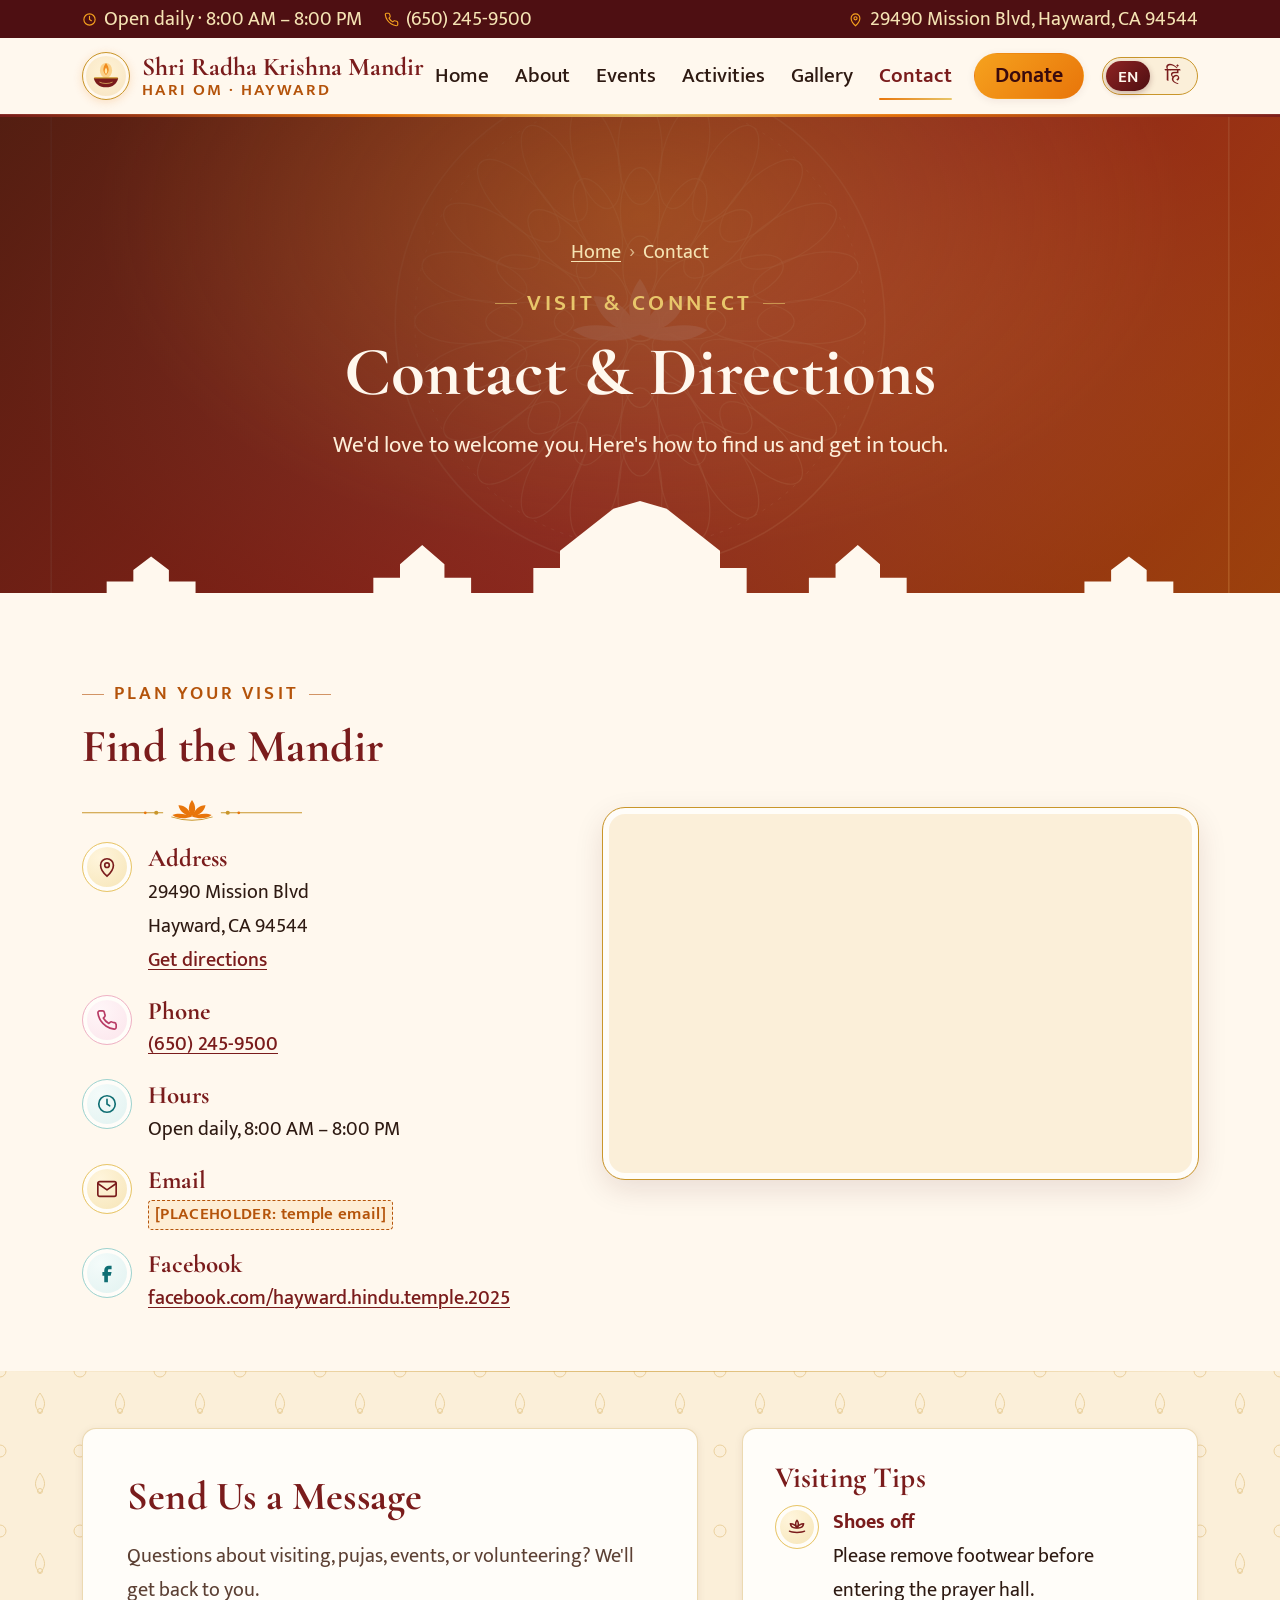
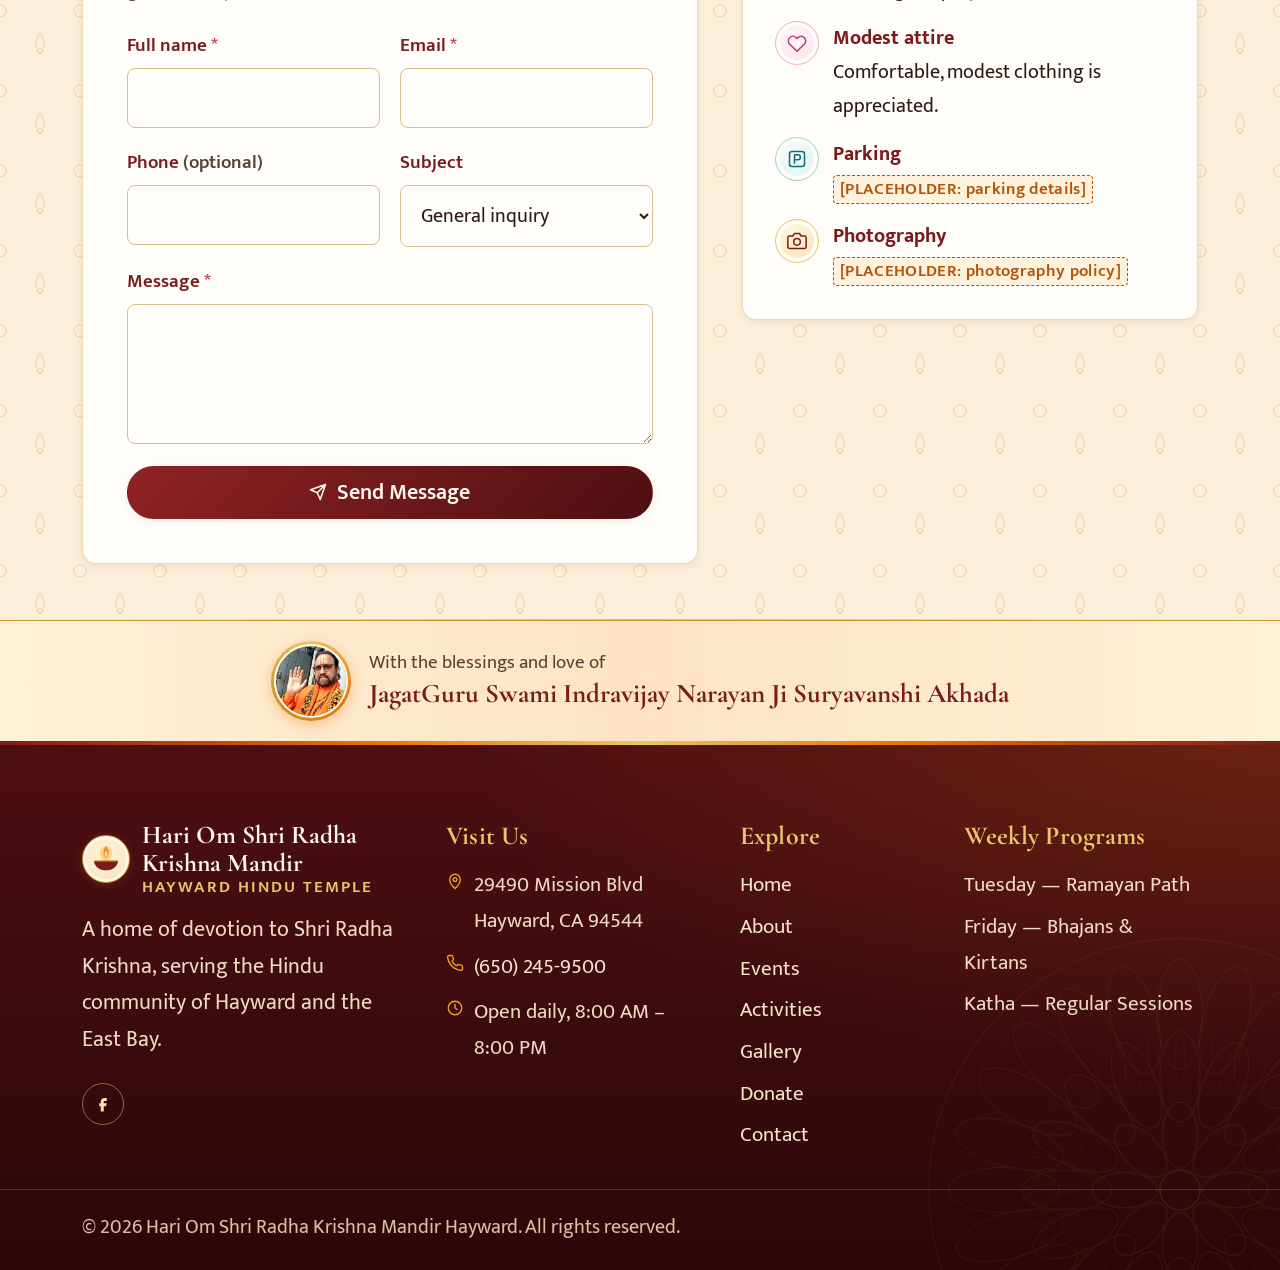
<file: contact.html>
<!DOCTYPE html>
<html lang="en" class="no-js">
<head>
  <meta charset="utf-8">
  <meta name="viewport" content="width=device-width, initial-scale=1">
  <title data-i18n="meta.contact">Contact &amp; Directions | Hari Om Shri Radha Krishna Mandir Hayward</title>
  <meta name="description" content="Visit the Hayward Hindu Temple at 29490 Mission Blvd, Hayward, CA 94544. Call (650) 245-9500. Open daily 8 AM – 8 PM.">
  <meta name="theme-color" content="#7a1c1c">
  <link rel="icon" href="assets/images/favicon.svg" type="image/svg+xml">
  <link rel="preconnect" href="https://fonts.googleapis.com">
  <link rel="preconnect" href="https://fonts.gstatic.com" crossorigin>
  <link rel="stylesheet" href="https://fonts.googleapis.com/css2?family=Cormorant+Garamond:wght@500;600;700&family=Mukta:wght@400;500;600;700&family=Tiro+Devanagari+Hindi&display=swap">
  <link rel="stylesheet" href="css/styles.css">
  <script>document.documentElement.classList.replace('no-js', 'js');</script>
  <script src="js/script.js" defer></script>
</head>
<body data-page="contact">
  <a class="skip-link" href="#main" data-i18n="common.skip">Skip to main content</a>
  <div class="scroll-progress" aria-hidden="true"></div>

  <!-- ============ TOP BAR ============ -->
  <div class="topbar">
    <div class="container">
      <div class="topbar-group">
        <span class="topbar-item"><svg viewBox="0 0 24 24" fill="none" stroke="currentColor" stroke-width="1.8" stroke-linecap="round" aria-hidden="true"><circle cx="12" cy="12" r="9"/><path d="M12 7v5l3 2"/></svg><span data-i18n="top.hours">Open daily · 8:00 AM – 8:00 PM</span></span>
        <a class="topbar-item" href="tel:+16502459500"><svg viewBox="0 0 24 24" fill="none" stroke="currentColor" stroke-width="1.8" stroke-linecap="round" stroke-linejoin="round" aria-hidden="true"><path d="M22 16.9v3a2 2 0 0 1-2.2 2 19.8 19.8 0 0 1-8.6-3.1 19.5 19.5 0 0 1-6-6A19.8 19.8 0 0 1 2.1 4.2 2 2 0 0 1 4.1 2h3a2 2 0 0 1 2 1.7c.1.9.4 1.8.7 2.7a2 2 0 0 1-.5 2.1L8 9.8a16 16 0 0 0 6 6l1.3-1.3a2 2 0 0 1 2.1-.4c.9.3 1.8.6 2.7.7a2 2 0 0 1 1.7 2z"/></svg>(650) 245-9500</a>
      </div>
      <div class="topbar-group topbar-group--secondary">
        <a class="topbar-item" href="contact.html#visit"><svg viewBox="0 0 24 24" fill="none" stroke="currentColor" stroke-width="1.8" stroke-linecap="round" aria-hidden="true"><path d="M12 22s7-6.2 7-12a7 7 0 0 0-14 0c0 5.8 7 12 7 12z"/><circle cx="12" cy="10" r="2.5"/></svg>29490 Mission Blvd, Hayward, CA 94544</a>
      </div>
    </div>
  </div>

  <!-- ============ HEADER / NAV (shared across pages) ============ -->
  <header class="site-header" id="site-header">
    <div class="container header-inner">
      <a class="brand" href="index.html">
        <span class="brand-mark">
          <svg class="diya" viewBox="0 0 64 64" aria-hidden="true"><ellipse class="diya-glow" cx="32" cy="20" rx="13" ry="16" fill="#F6A21E" opacity=".4"/><g class="diya-flame"><path d="M32 4c7 10 8 18 0 26-8-8-7-16 0-26z" fill="#F08A1C"/><path d="M32 14c3.5 5 4 10 0 14-4-4-3.5-9 0-14z" fill="#FFE7A8"/></g><path d="M6 36h52c-2 12-12 20-26 20S8 48 6 36z" fill="#7A1C1C"/><path d="M8 36h48" stroke="#C9962B" stroke-width="3" stroke-linecap="round"/><path d="M18 45c8 4 20 4 28 0" stroke="#E8C66A" stroke-width="1.5" fill="none"/></svg>
        </span>
        <span class="brand-text">
          <span class="brand-name" data-i18n="brand.name">Shri Radha Krishna Mandir</span>
          <span class="brand-sub" data-i18n="brand.sub">Hari Om · Hayward</span>
        </span>
      </a>

      <nav class="main-nav" id="main-nav" aria-label="Main">
        <ul class="nav-list">
          <li><a class="nav-link" href="index.html" data-i18n="nav.home">Home</a></li>
          <li><a class="nav-link" href="about.html" data-i18n="nav.about">About</a></li>
          <li><a class="nav-link" href="events.html" data-i18n="nav.events">Events</a></li>
          <li><a class="nav-link" href="activities.html" data-i18n="nav.activities">Activities</a></li>
          <li><a class="nav-link" href="gallery.html" data-i18n="nav.gallery">Gallery</a></li>
          <li><a class="nav-link" href="contact.html" aria-current="page" data-i18n="nav.contact">Contact</a></li>
          <li class="nav-donate"><a class="btn btn--saffron" href="donate.html" data-i18n="nav.donate">Donate</a></li>
        </ul>
      </nav>

      <div class="header-actions">
        <button class="lang-toggle" type="button" role="switch" aria-checked="false" data-i18n-aria="common.langToggle" aria-label="Switch language to Hindi">
          <span class="lang-en" aria-hidden="true">EN</span><span class="lang-hi" aria-hidden="true">हिं</span>
        </button>
        <button class="nav-toggle" type="button" aria-controls="main-nav" aria-expanded="false" data-i18n-aria="common.menu" aria-label="Open menu">
          <span class="nav-toggle-bars" aria-hidden="true"></span>
        </button>
      </div>
    </div>
  </header>

  <main id="main">
    <!-- ============ PAGE HERO ============ -->
    <section class="page-hero" aria-labelledby="page-title">
      <img class="page-hero-bg" src="assets/images/hero.svg" width="1600" height="900" alt="[REPLACE WITH TEMPLE PHOTO] Temple exterior">
      <div class="hero-overlay" aria-hidden="true"></div>
      <div class="container">
        <ol class="breadcrumb"><li><a href="index.html" data-i18n="nav.home">Home</a></li><li aria-current="page" data-i18n="nav.contact">Contact</li></ol>
        <p class="eyebrow" data-i18n="contact.hero.eyebrow">Visit &amp; Connect</p>
        <h1 id="page-title" data-i18n="contact.hero.title">Contact &amp; Directions</h1>
        <p data-i18n="contact.hero.text">We'd love to welcome you. Here's how to find us and get in touch.</p>
      </div>
      <img class="page-hero-silhouette" src="assets/images/temple-silhouette.svg" alt="" aria-hidden="true">
    </section>

    <!-- ============ VISIT INFO + MAP ============ -->
    <section class="section" id="visit">
      <div class="container split" style="grid-template-columns:1fr 1.3fr">
        <div data-reveal="left">
          <p class="eyebrow" data-i18n="contact.visit.eyebrow">Plan Your Visit</p>
          <h2 data-i18n="contact.visit.title">Find the Mandir</h2>
          <span class="divider" style="margin-left:0" aria-hidden="true"></span>
          <ul class="info-list">
            <li>
              <span class="icon-badge"><svg viewBox="0 0 24 24" fill="none" stroke="currentColor" stroke-width="1.8" stroke-linecap="round" aria-hidden="true"><path d="M12 22s7-6.2 7-12a7 7 0 0 0-14 0c0 5.8 7 12 7 12z"/><circle cx="12" cy="10" r="2.5"/></svg></span>
              <div>
                <strong data-i18n="contact.address">Address</strong>
                <address style="font-style:normal">29490 Mission Blvd<br>Hayward, CA 94544</address>
                <a href="https://www.google.com/maps/dir/?api=1&amp;destination=29490+Mission+Blvd,+Hayward,+CA+94544" target="_blank" rel="noopener"><span data-i18n="common.getDirections">Get directions</span><span class="visually-hidden"> (opens in a new tab)</span></a>
              </div>
            </li>
            <li>
              <span class="icon-badge icon-badge--lotus"><svg viewBox="0 0 24 24" fill="none" stroke="currentColor" stroke-width="1.8" stroke-linecap="round" stroke-linejoin="round" aria-hidden="true"><path d="M22 16.9v3a2 2 0 0 1-2.2 2 19.8 19.8 0 0 1-8.6-3.1 19.5 19.5 0 0 1-6-6A19.8 19.8 0 0 1 2.1 4.2 2 2 0 0 1 4.1 2h3a2 2 0 0 1 2 1.7c.1.9.4 1.8.7 2.7a2 2 0 0 1-.5 2.1L8 9.8a16 16 0 0 0 6 6l1.3-1.3a2 2 0 0 1 2.1-.4c.9.3 1.8.6 2.7.7a2 2 0 0 1 1.7 2z"/></svg></span>
              <div><strong data-i18n="contact.phone">Phone</strong><a href="tel:+16502459500">(650) 245-9500</a></div>
            </li>
            <li>
              <span class="icon-badge icon-badge--teal"><svg viewBox="0 0 24 24" fill="none" stroke="currentColor" stroke-width="1.8" stroke-linecap="round" aria-hidden="true"><circle cx="12" cy="12" r="9"/><path d="M12 7v5l3 2"/></svg></span>
              <div><strong data-i18n="contact.hours">Hours</strong><span data-i18n="footer.hours">Open daily, 8:00 AM – 8:00 PM</span></div>
            </li>
            <li>
              <span class="icon-badge"><svg viewBox="0 0 24 24" fill="none" stroke="currentColor" stroke-width="1.8" stroke-linecap="round" stroke-linejoin="round" aria-hidden="true"><rect x="2" y="4" width="20" height="16" rx="2"/><path d="m22 6-10 7L2 6"/></svg></span>
              <div><strong data-i18n="contact.email">Email</strong><span class="placeholder">[PLACEHOLDER: temple email]</span></div>
            </li>
            <li>
              <span class="icon-badge icon-badge--teal"><svg viewBox="0 0 24 24" fill="currentColor" aria-hidden="true"><path d="M14 8h3V4h-3c-2.8 0-5 2.2-5 5v2H7v4h2v7h4v-7h3l1-4h-4V9c0-.6.4-1 1-1z"/></svg></span>
              <div><strong>Facebook</strong><a href="https://facebook.com/hayward.hindu.temple.2025/" target="_blank" rel="noopener">facebook.com/hayward.hindu.temple.2025<span class="visually-hidden"> (opens in a new tab)</span></a></div>
            </li>
          </ul>
        </div>
        <div data-reveal="right">
          <!-- Google Maps embed (no API key needed for this basic embed). To use the Maps Embed API with a key instead:
               https://www.google.com/maps/embed/v1/place?key=YOUR_API_KEY&q=29490+Mission+Blvd,Hayward,CA+94544 -->
          <div class="map-embed">
            <iframe
              src="https://www.google.com/maps?q=29490+Mission+Blvd,+Hayward,+CA+94544&amp;output=embed"
              title="Map showing Hari Om Shri Radha Krishna Mandir at 29490 Mission Blvd, Hayward, CA 94544"
              loading="lazy"
              referrerpolicy="no-referrer-when-downgrade"
              allowfullscreen></iframe>
          </div>
        </div>
      </div>
    </section>

    <!-- ============ CONTACT FORM ============ -->
    <section class="section section--tint" id="message">
      <div class="container donate-layout">
        <form class="card form-card" id="contact-form" novalidate data-reveal="left">
          <h2 style="font-size:2rem" data-i18n="contact.form.title">Send Us a Message</h2>
          <p class="muted" data-i18n="contact.form.text">Questions about visiting, pujas, events, or volunteering? We'll get back to you.</p>
          <div class="form-grid" style="margin-top:22px">
            <div class="field">
              <label for="c-name"><span data-i18n="form.name">Full name</span> <span class="req" aria-hidden="true">*</span></label>
              <input type="text" id="c-name" name="name" autocomplete="name" required aria-describedby="c-name-error">
              <span class="field-error" id="c-name-error"></span>
            </div>
            <div class="field">
              <label for="c-email"><span data-i18n="form.email">Email</span> <span class="req" aria-hidden="true">*</span></label>
              <input type="email" id="c-email" name="email" autocomplete="email" required aria-describedby="c-email-error">
              <span class="field-error" id="c-email-error"></span>
            </div>
            <div class="field">
              <label for="c-phone"><span data-i18n="form.phone">Phone</span> <span class="muted" data-i18n="form.optional">(optional)</span></label>
              <input type="tel" id="c-phone" name="phone" autocomplete="tel">
            </div>
            <div class="field">
              <label for="c-subject" data-i18n="form.subject">Subject</label>
              <select id="c-subject" name="subject">
                <option value="general" data-i18n="form.subject.general">General inquiry</option>
                <option value="puja" data-i18n="form.subject.puja">Puja / ceremony booking</option>
                <option value="events" data-i18n="form.subject.events">Events &amp; festivals</option>
                <option value="volunteer" data-i18n="form.subject.volunteer">Volunteering</option>
                <option value="donation" data-i18n="form.subject.donation">Donations</option>
              </select>
            </div>
            <div class="field field--full">
              <label for="c-message"><span data-i18n="form.message">Message</span> <span class="req" aria-hidden="true">*</span></label>
              <textarea id="c-message" name="message" required aria-describedby="c-message-error"></textarea>
              <span class="field-error" id="c-message-error"></span>
            </div>
          </div>
          <button class="btn btn--block" type="submit" style="margin-top:22px">
            <svg viewBox="0 0 24 24" fill="none" stroke="currentColor" stroke-width="2" stroke-linecap="round" stroke-linejoin="round" aria-hidden="true"><path d="M22 2 11 13M22 2l-7 20-4-9-9-4z"/></svg>
            <span data-i18n="form.send">Send Message</span>
          </button>
          <div class="form-status" id="contact-status" role="status" hidden></div>
        </form>

        <aside class="donate-aside" data-reveal="right">
          <div class="card">
            <h3 data-i18n="contact.tips.title">Visiting Tips</h3>
            <ul class="impact-list">
              <li><span class="icon-badge"><svg viewBox="0 0 24 24" fill="none" stroke="currentColor" stroke-width="1.8" stroke-linecap="round" stroke-linejoin="round" aria-hidden="true"><path d="M12 4c2 2.5 2 6 0 9-2-3-2-6.5 0-9z"/><path d="M12 13c-1.5-3-4.5-5-8-5 .5 3.5 3.5 5.5 8 5z"/><path d="M12 13c1.5-3 4.5-5 8-5-.5 3.5-3.5 5.5-8 5z"/><path d="M3 17c3 2 15 2 18 0"/></svg></span><div><strong data-i18n="contact.tips.shoes">Shoes off</strong><span data-i18n="contact.tips.shoesText">Please remove footwear before entering the prayer hall.</span></div></li>
              <li><span class="icon-badge icon-badge--lotus"><svg viewBox="0 0 24 24" fill="none" stroke="currentColor" stroke-width="1.8" stroke-linecap="round" stroke-linejoin="round" aria-hidden="true"><path d="M20.8 5.6a5.5 5.5 0 0 0-7.8 0L12 6.6l-1-1a5.5 5.5 0 0 0-7.8 7.8l1 1L12 22l7.8-7.6 1-1a5.5 5.5 0 0 0 0-7.8z"/></svg></span><div><strong data-i18n="contact.tips.dress">Modest attire</strong><span data-i18n="contact.tips.dressText">Comfortable, modest clothing is appreciated.</span></div></li>
              <li><span class="icon-badge icon-badge--teal"><svg viewBox="0 0 24 24" fill="none" stroke="currentColor" stroke-width="1.8" stroke-linecap="round" stroke-linejoin="round" aria-hidden="true"><rect x="3" y="3" width="18" height="18" rx="3"/><path d="M9 17V7h4a3 3 0 0 1 0 6H9"/></svg></span><div><strong data-i18n="contact.tips.parking">Parking</strong><span class="placeholder">[PLACEHOLDER: parking details]</span></div></li>
              <li><span class="icon-badge"><svg viewBox="0 0 24 24" fill="none" stroke="currentColor" stroke-width="1.8" stroke-linecap="round" stroke-linejoin="round" aria-hidden="true"><path d="M23 19a2 2 0 0 1-2 2H3a2 2 0 0 1-2-2V8a2 2 0 0 1 2-2h4l2-3h6l2 3h4a2 2 0 0 1 2 2z"/><circle cx="12" cy="13" r="4"/></svg></span><div><strong data-i18n="contact.tips.photo">Photography</strong><span class="placeholder">[PLACEHOLDER: photography policy]</span></div></li>
            </ul>
          </div>
        </aside>
      </div>
    </section>
  </main>

  <!-- ============ BLESSING STRIP (shared across pages) ============ -->
  <aside class="blessing-strip" aria-label="Blessings">
    <div class="container">
      <span class="blessing-avatar"><img src="assets/images/swamiji.jpg" width="889" height="900" loading="lazy" decoding="async" alt="JagatGuru Swami Indravijay Narayan Ji Suryavanshi Akhada"></span>
      <p><small data-i18n="blessing.with">With the blessings and love of</small><a href="about.html#spiritual-guide" data-i18n="about.guru.name">JagatGuru Swami Indravijay Narayan Ji Suryavanshi Akhada</a></p>
    </div>
  </aside>

  <!-- ============ FOOTER (shared across pages) ============ -->
  <footer class="site-footer">
    <img class="footer-mandala" src="assets/images/mandala.svg" alt="" aria-hidden="true">
    <div class="container footer-grid">
      <div class="footer-brand">
        <a class="brand" href="index.html">
          <span class="brand-mark"><svg class="diya" viewBox="0 0 64 64" aria-hidden="true"><ellipse class="diya-glow" cx="32" cy="20" rx="13" ry="16" fill="#F6A21E" opacity=".4"/><g class="diya-flame"><path d="M32 4c7 10 8 18 0 26-8-8-7-16 0-26z" fill="#F08A1C"/><path d="M32 14c3.5 5 4 10 0 14-4-4-3.5-9 0-14z" fill="#FFE7A8"/></g><path d="M6 36h52c-2 12-12 20-26 20S8 48 6 36z" fill="#7A1C1C"/><path d="M8 36h48" stroke="#C9962B" stroke-width="3" stroke-linecap="round"/></svg></span>
          <span class="brand-text"><span class="brand-name" data-i18n="footer.name">Hari Om Shri Radha Krishna Mandir</span><span class="brand-sub" data-i18n="footer.sub">Hayward Hindu Temple</span></span>
        </a>
        <p data-i18n="footer.about">A home of devotion to Shri Radha Krishna, serving the Hindu community of Hayward and the East Bay.</p>
        <div class="social-links">
          <a href="https://facebook.com/hayward.hindu.temple.2025/" target="_blank" rel="noopener" aria-label="Facebook (opens in a new tab)"><svg viewBox="0 0 24 24" fill="currentColor" aria-hidden="true"><path d="M14 8h3V4h-3c-2.8 0-5 2.2-5 5v2H7v4h2v7h4v-7h3l1-4h-4V9c0-.6.4-1 1-1z"/></svg></a>
          <!-- Add Instagram / YouTube links here when the temple has them -->
        </div>
      </div>
      <div>
        <h2 data-i18n="footer.visit">Visit Us</h2>
        <ul class="footer-list">
          <li><svg viewBox="0 0 24 24" fill="none" stroke="currentColor" stroke-width="1.8" stroke-linecap="round" aria-hidden="true"><path d="M12 22s7-6.2 7-12a7 7 0 0 0-14 0c0 5.8 7 12 7 12z"/><circle cx="12" cy="10" r="2.5"/></svg><address style="font-style:normal">29490 Mission Blvd<br>Hayward, CA 94544</address></li>
          <li><svg viewBox="0 0 24 24" fill="none" stroke="currentColor" stroke-width="1.8" stroke-linecap="round" stroke-linejoin="round" aria-hidden="true"><path d="M22 16.9v3a2 2 0 0 1-2.2 2 19.8 19.8 0 0 1-8.6-3.1 19.5 19.5 0 0 1-6-6A19.8 19.8 0 0 1 2.1 4.2 2 2 0 0 1 4.1 2h3a2 2 0 0 1 2 1.7c.1.9.4 1.8.7 2.7a2 2 0 0 1-.5 2.1L8 9.8a16 16 0 0 0 6 6l1.3-1.3a2 2 0 0 1 2.1-.4c.9.3 1.8.6 2.7.7a2 2 0 0 1 1.7 2z"/></svg><a href="tel:+16502459500">(650) 245-9500</a></li>
          <li><svg viewBox="0 0 24 24" fill="none" stroke="currentColor" stroke-width="1.8" stroke-linecap="round" aria-hidden="true"><circle cx="12" cy="12" r="9"/><path d="M12 7v5l3 2"/></svg><span data-i18n="footer.hours">Open daily, 8:00 AM – 8:00 PM</span></li>
        </ul>
      </div>
      <nav aria-label="Footer">
        <h2 data-i18n="footer.explore">Explore</h2>
        <ul class="footer-links">
          <li><a href="index.html" data-i18n="nav.home">Home</a></li>
          <li><a href="about.html" data-i18n="nav.about">About</a></li>
          <li><a href="events.html" data-i18n="nav.events">Events</a></li>
          <li><a href="activities.html" data-i18n="nav.activities">Activities</a></li>
          <li><a href="gallery.html" data-i18n="nav.gallery">Gallery</a></li>
          <li><a href="donate.html" data-i18n="nav.donate">Donate</a></li>
          <li><a href="contact.html" data-i18n="nav.contact">Contact</a></li>
        </ul>
      </nav>
      <div>
        <h2 data-i18n="programs.title">Weekly Programs</h2>
        <ul class="footer-links">
          <li><span data-i18n="day.tuesday">Tuesday</span> — <span data-i18n="programs.ramayan">Ramayan Path</span></li>
          <li><span data-i18n="day.friday">Friday</span> — <span data-i18n="programs.bhajans">Bhajans &amp; Kirtans</span></li>
          <li><span data-i18n="programs.katha">Katha</span> — <span data-i18n="programs.regular">Regular Sessions</span></li>
        </ul>
      </div>
    </div>
    <div class="footer-bottom">
      <div class="container">
        <!-- Trustees line hidden until names are confirmed. To restore:
             <p><span data-i18n="footer.trustees">Temple Trustees &amp; Management:</span> Names here</p> -->
        <p>© <span class="js-year">2026</span> <span data-i18n="footer.copyright">Hari Om Shri Radha Krishna Mandir Hayward. All rights reserved.</span></p>
      </div>
    </div>
  </footer>

  <button class="back-to-top" type="button" data-i18n-aria="common.backToTop" aria-label="Back to top">
    <svg viewBox="0 0 24 24" fill="none" stroke="currentColor" stroke-width="2" stroke-linecap="round" aria-hidden="true"><path d="M12 19V5M5 12l7-7 7 7"/></svg>
  </button>
</body>
</html>
</file>
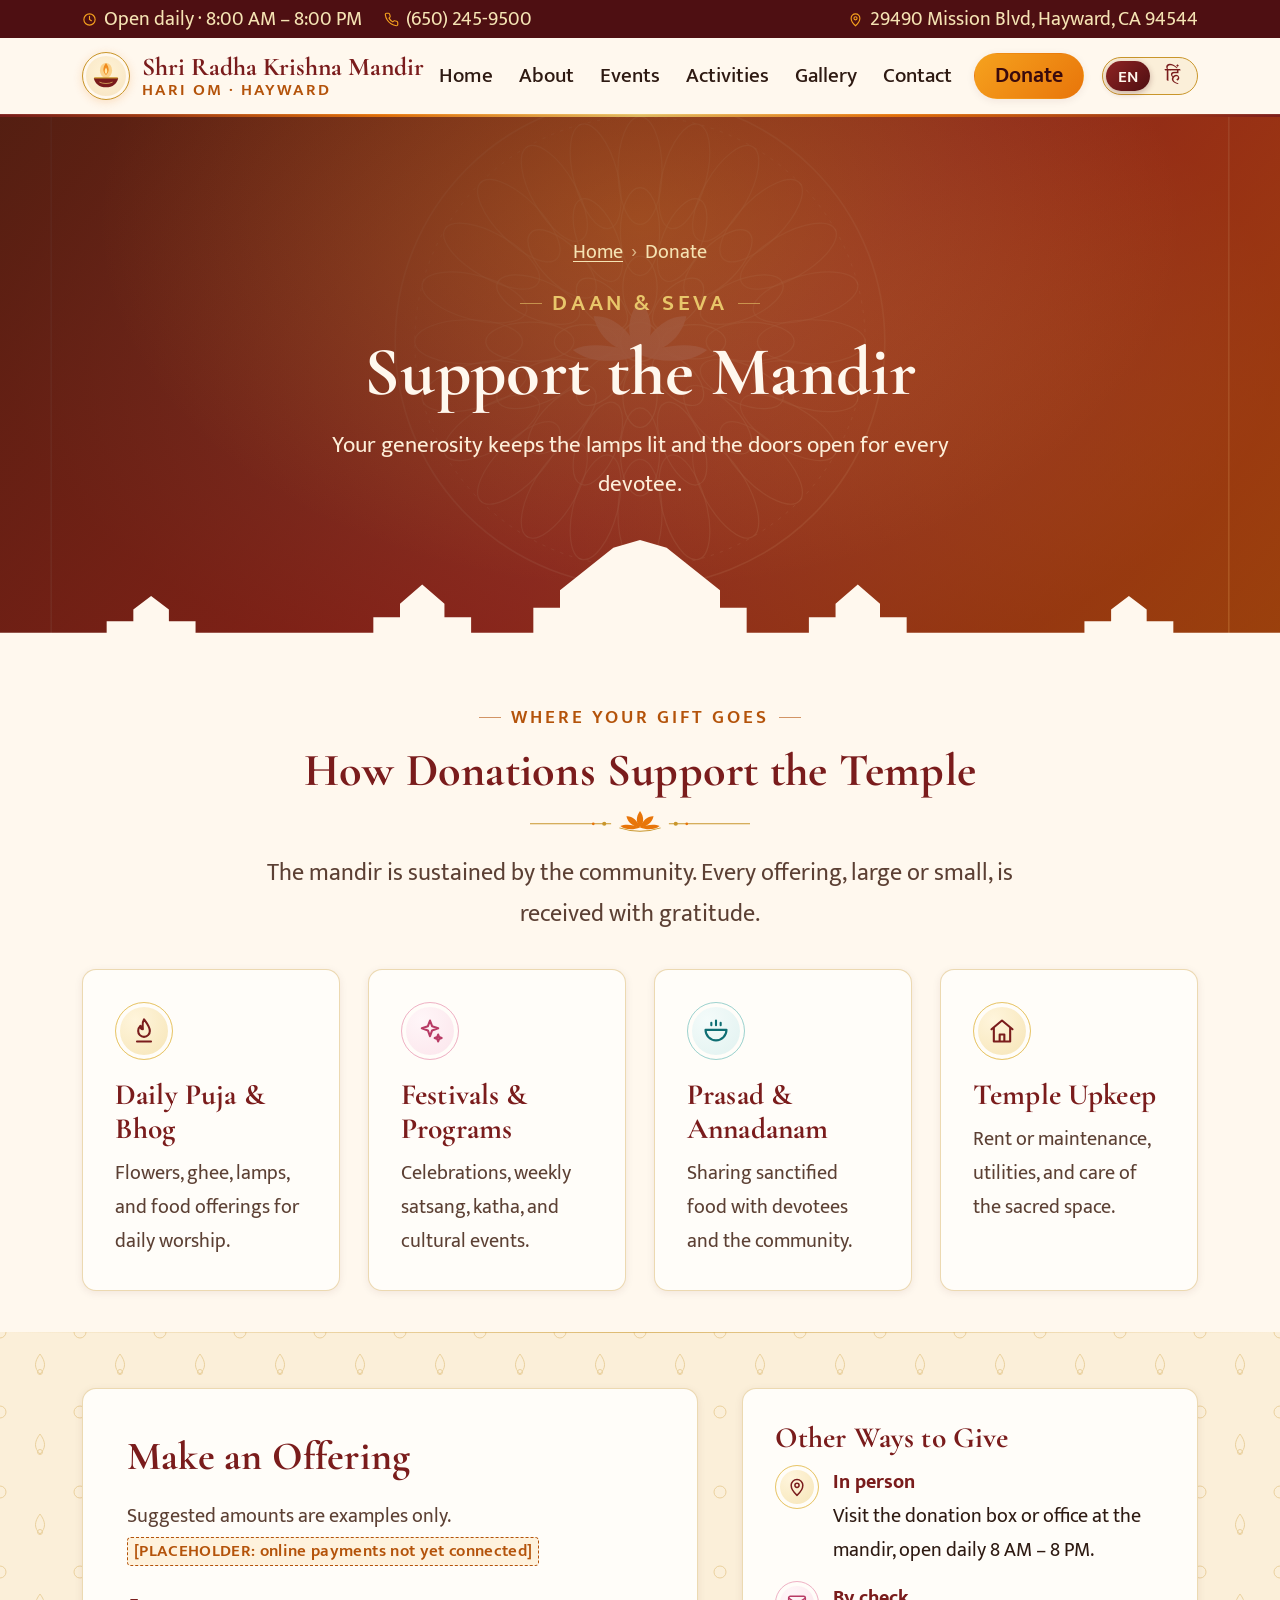
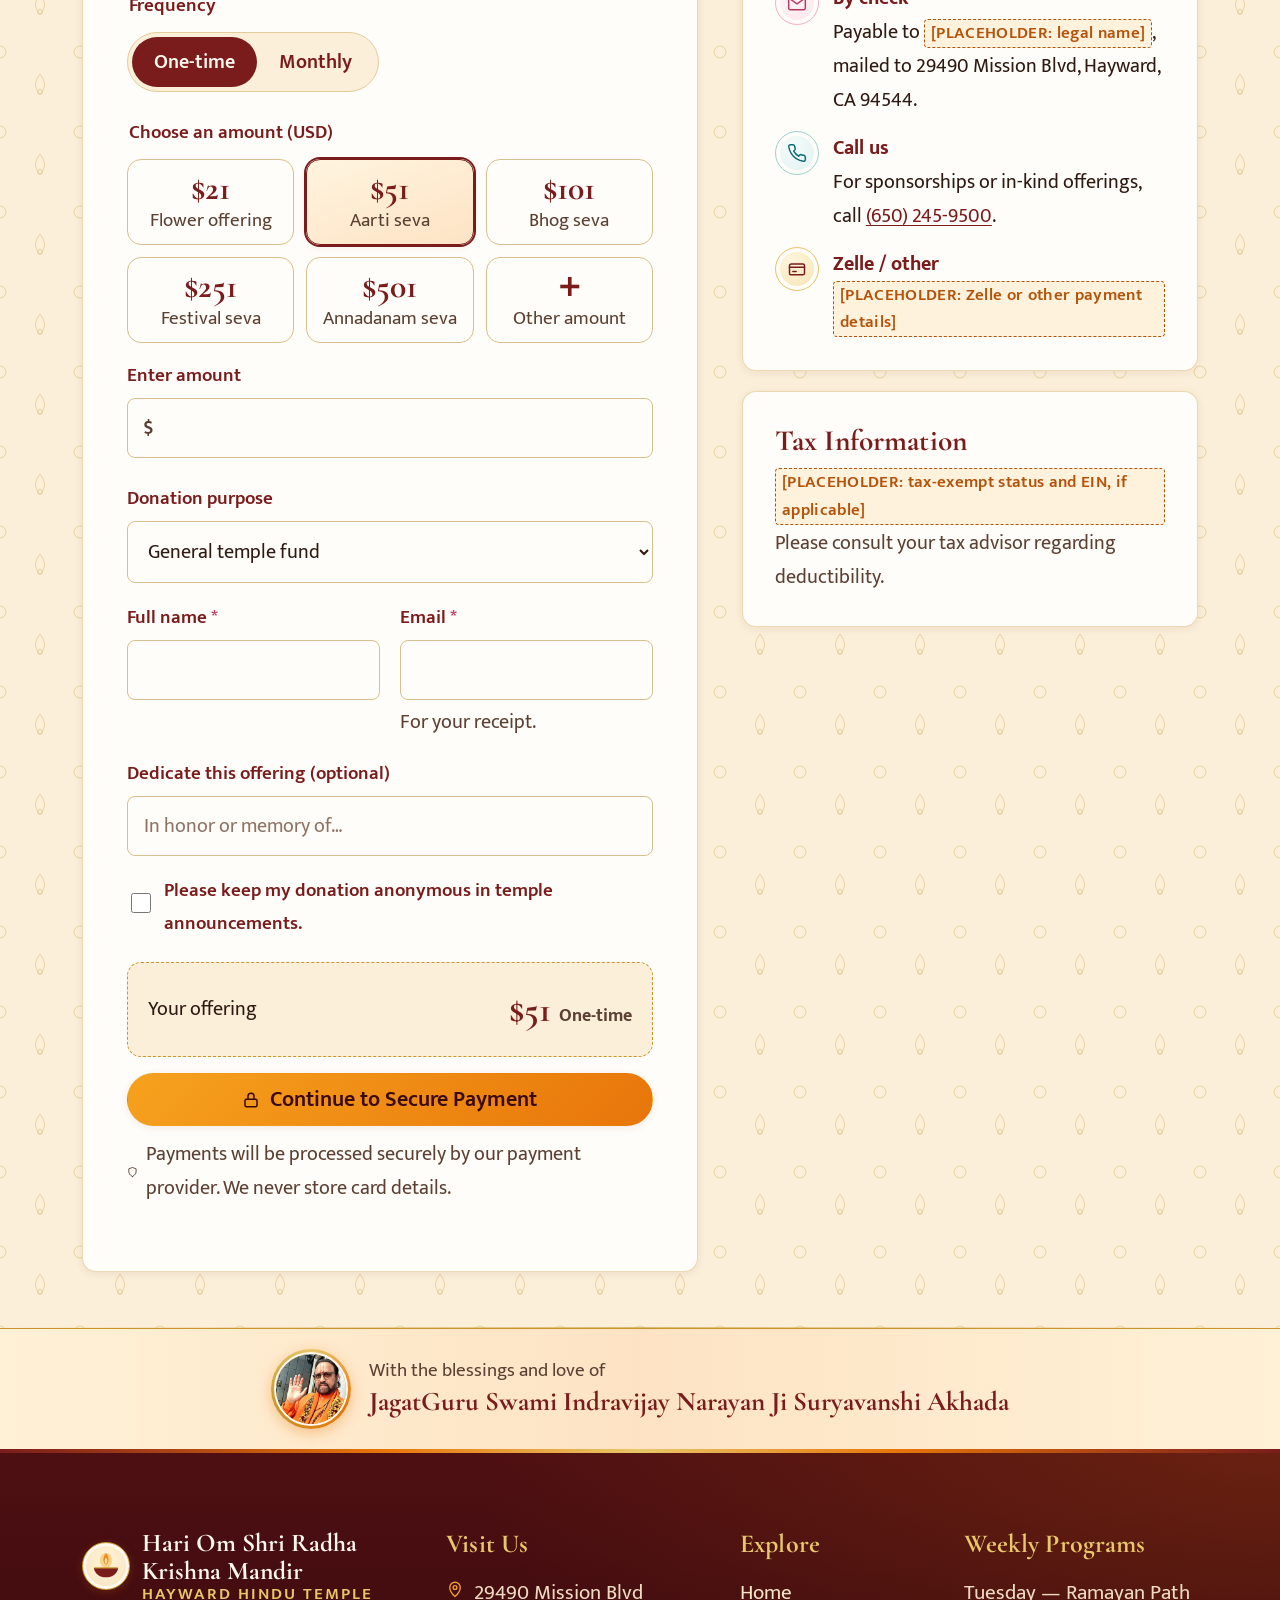
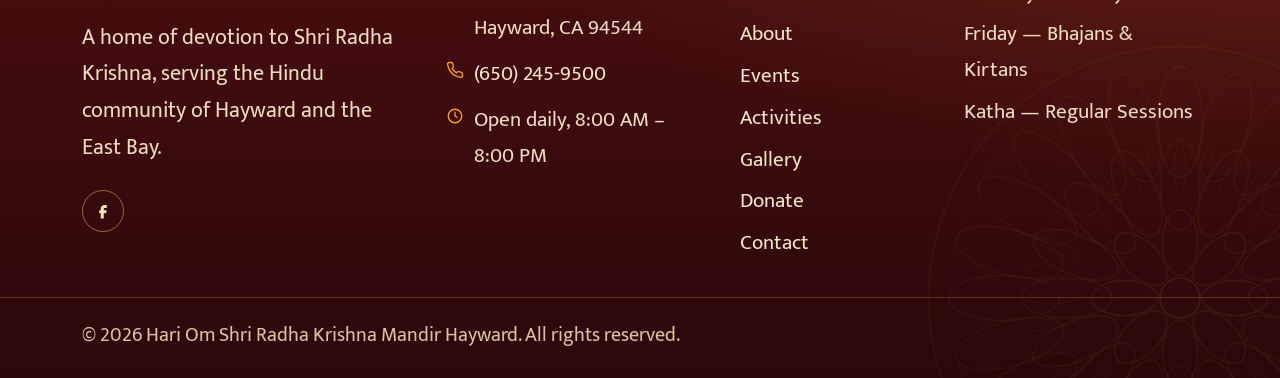
<file: donate.html>
<!DOCTYPE html>
<html lang="en" class="no-js">
<head>
  <meta charset="utf-8">
  <meta name="viewport" content="width=device-width, initial-scale=1">
  <title data-i18n="meta.donate">Donate | Hari Om Shri Radha Krishna Mandir Hayward</title>
  <meta name="description" content="Support daily puja, prasad, festivals, and upkeep of Hari Om Shri Radha Krishna Mandir, Hayward.">
  <meta name="theme-color" content="#7a1c1c">
  <link rel="icon" href="assets/images/favicon.svg" type="image/svg+xml">
  <link rel="preconnect" href="https://fonts.googleapis.com">
  <link rel="preconnect" href="https://fonts.gstatic.com" crossorigin>
  <link rel="stylesheet" href="https://fonts.googleapis.com/css2?family=Cormorant+Garamond:wght@500;600;700&family=Mukta:wght@400;500;600;700&family=Tiro+Devanagari+Hindi&display=swap">
  <link rel="stylesheet" href="css/styles.css">
  <script>document.documentElement.classList.replace('no-js', 'js');</script>
  <script src="js/script.js" defer></script>
</head>
<body data-page="donate">
  <a class="skip-link" href="#main" data-i18n="common.skip">Skip to main content</a>
  <div class="scroll-progress" aria-hidden="true"></div>

  <!-- ============ TOP BAR ============ -->
  <div class="topbar">
    <div class="container">
      <div class="topbar-group">
        <span class="topbar-item"><svg viewBox="0 0 24 24" fill="none" stroke="currentColor" stroke-width="1.8" stroke-linecap="round" aria-hidden="true"><circle cx="12" cy="12" r="9"/><path d="M12 7v5l3 2"/></svg><span data-i18n="top.hours">Open daily · 8:00 AM – 8:00 PM</span></span>
        <a class="topbar-item" href="tel:+16502459500"><svg viewBox="0 0 24 24" fill="none" stroke="currentColor" stroke-width="1.8" stroke-linecap="round" stroke-linejoin="round" aria-hidden="true"><path d="M22 16.9v3a2 2 0 0 1-2.2 2 19.8 19.8 0 0 1-8.6-3.1 19.5 19.5 0 0 1-6-6A19.8 19.8 0 0 1 2.1 4.2 2 2 0 0 1 4.1 2h3a2 2 0 0 1 2 1.7c.1.9.4 1.8.7 2.7a2 2 0 0 1-.5 2.1L8 9.8a16 16 0 0 0 6 6l1.3-1.3a2 2 0 0 1 2.1-.4c.9.3 1.8.6 2.7.7a2 2 0 0 1 1.7 2z"/></svg>(650) 245-9500</a>
      </div>
      <div class="topbar-group topbar-group--secondary">
        <a class="topbar-item" href="contact.html#visit"><svg viewBox="0 0 24 24" fill="none" stroke="currentColor" stroke-width="1.8" stroke-linecap="round" aria-hidden="true"><path d="M12 22s7-6.2 7-12a7 7 0 0 0-14 0c0 5.8 7 12 7 12z"/><circle cx="12" cy="10" r="2.5"/></svg>29490 Mission Blvd, Hayward, CA 94544</a>
      </div>
    </div>
  </div>

  <!-- ============ HEADER / NAV (shared across pages) ============ -->
  <header class="site-header" id="site-header">
    <div class="container header-inner">
      <a class="brand" href="index.html">
        <span class="brand-mark">
          <svg class="diya" viewBox="0 0 64 64" aria-hidden="true"><ellipse class="diya-glow" cx="32" cy="20" rx="13" ry="16" fill="#F6A21E" opacity=".4"/><g class="diya-flame"><path d="M32 4c7 10 8 18 0 26-8-8-7-16 0-26z" fill="#F08A1C"/><path d="M32 14c3.5 5 4 10 0 14-4-4-3.5-9 0-14z" fill="#FFE7A8"/></g><path d="M6 36h52c-2 12-12 20-26 20S8 48 6 36z" fill="#7A1C1C"/><path d="M8 36h48" stroke="#C9962B" stroke-width="3" stroke-linecap="round"/><path d="M18 45c8 4 20 4 28 0" stroke="#E8C66A" stroke-width="1.5" fill="none"/></svg>
        </span>
        <span class="brand-text">
          <span class="brand-name" data-i18n="brand.name">Shri Radha Krishna Mandir</span>
          <span class="brand-sub" data-i18n="brand.sub">Hari Om · Hayward</span>
        </span>
      </a>

      <nav class="main-nav" id="main-nav" aria-label="Main">
        <ul class="nav-list">
          <li><a class="nav-link" href="index.html" data-i18n="nav.home">Home</a></li>
          <li><a class="nav-link" href="about.html" data-i18n="nav.about">About</a></li>
          <li><a class="nav-link" href="events.html" data-i18n="nav.events">Events</a></li>
          <li><a class="nav-link" href="activities.html" data-i18n="nav.activities">Activities</a></li>
          <li><a class="nav-link" href="gallery.html" data-i18n="nav.gallery">Gallery</a></li>
          <li><a class="nav-link" href="contact.html" data-i18n="nav.contact">Contact</a></li>
          <li class="nav-donate"><a class="btn btn--saffron" href="donate.html" aria-current="page" data-i18n="nav.donate">Donate</a></li>
        </ul>
      </nav>

      <div class="header-actions">
        <button class="lang-toggle" type="button" role="switch" aria-checked="false" data-i18n-aria="common.langToggle" aria-label="Switch language to Hindi">
          <span class="lang-en" aria-hidden="true">EN</span><span class="lang-hi" aria-hidden="true">हिं</span>
        </button>
        <button class="nav-toggle" type="button" aria-controls="main-nav" aria-expanded="false" data-i18n-aria="common.menu" aria-label="Open menu">
          <span class="nav-toggle-bars" aria-hidden="true"></span>
        </button>
      </div>
    </div>
  </header>

  <main id="main">
    <!-- ============ PAGE HERO ============ -->
    <section class="page-hero" aria-labelledby="page-title">
      <img class="page-hero-bg" src="assets/images/hero.svg" width="1600" height="900" alt="[REPLACE WITH TEMPLE PHOTO] Flower offerings at the temple">
      <div class="hero-overlay" aria-hidden="true"></div>
      <div class="container">
        <ol class="breadcrumb"><li><a href="index.html" data-i18n="nav.home">Home</a></li><li aria-current="page" data-i18n="nav.donate">Donate</li></ol>
        <p class="eyebrow" data-i18n="donate.hero.eyebrow">Daan &amp; Seva</p>
        <h1 id="page-title" data-i18n="donate.hero.title">Support the Mandir</h1>
        <p data-i18n="donate.hero.text">Your generosity keeps the lamps lit and the doors open for every devotee.</p>
      </div>
      <img class="page-hero-silhouette" src="assets/images/temple-silhouette.svg" alt="" aria-hidden="true">
    </section>

    <!-- ============ HOW DONATIONS HELP ============ -->
    <section class="section section--tight">
      <div class="container">
        <div class="section-head" data-reveal>
          <p class="eyebrow" data-i18n="donate.how.eyebrow">Where Your Gift Goes</p>
          <h2 data-i18n="donate.how.title">How Donations Support the Temple</h2>
          <span class="divider" aria-hidden="true"></span>
          <p class="lead" data-i18n="donate.how.lead">The mandir is sustained by the community. Every offering, large or small, is received with gratitude.</p>
        </div>
        <div class="grid grid-4">
          <article class="card card--hover" data-reveal style="--reveal-delay:.05s">
            <span class="icon-badge"><svg viewBox="0 0 24 24" fill="none" stroke="currentColor" stroke-width="1.8" stroke-linecap="round" stroke-linejoin="round" aria-hidden="true"><path d="M12 2c3 4 5 6.5 5 10a5 5 0 0 1-10 0c0-2 1-3.5 2-4.5 0 2 1 3 2 3 0-3-1-5.5 1-8.5z"/><path d="M6 21h12"/></svg></span>
            <h3 data-i18n="donate.how.puja">Daily Puja &amp; Bhog</h3>
            <p class="muted" data-i18n="donate.how.pujaText">Flowers, ghee, lamps, and food offerings for daily worship.</p>
          </article>
          <article class="card card--hover" data-reveal style="--reveal-delay:.12s">
            <span class="icon-badge icon-badge--lotus"><svg viewBox="0 0 24 24" fill="none" stroke="currentColor" stroke-width="1.8" stroke-linecap="round" stroke-linejoin="round" aria-hidden="true"><path d="M12 3l1.8 4.9L19 9.7l-5.2 1.8L12 16.5l-1.8-5L5 9.7l5.2-1.8z"/><path d="M19 15l.8 2.2L22 18l-2.2.8L19 21l-.8-2.2L16 18l2.2-.8z"/></svg></span>
            <h3 data-i18n="donate.how.festivals">Festivals &amp; Programs</h3>
            <p class="muted" data-i18n="donate.how.festivalsText">Celebrations, weekly satsang, katha, and cultural events.</p>
          </article>
          <article class="card card--hover" data-reveal style="--reveal-delay:.19s">
            <span class="icon-badge icon-badge--teal"><svg viewBox="0 0 24 24" fill="none" stroke="currentColor" stroke-width="1.8" stroke-linecap="round" stroke-linejoin="round" aria-hidden="true"><path d="M3 11h18a9 9 0 0 1-18 0z"/><path d="M12 3v4M8 5v2M16 5v2"/></svg></span>
            <h3 data-i18n="donate.how.prasad">Prasad &amp; Annadanam</h3>
            <p class="muted" data-i18n="donate.how.prasadText">Sharing sanctified food with devotees and the community.</p>
          </article>
          <article class="card card--hover" data-reveal style="--reveal-delay:.26s">
            <span class="icon-badge"><svg viewBox="0 0 24 24" fill="none" stroke="currentColor" stroke-width="1.8" stroke-linecap="round" stroke-linejoin="round" aria-hidden="true"><path d="M3 10.5 12 3l9 7.5M5 9v12h14V9M10 21v-6h4v6"/></svg></span>
            <h3 data-i18n="donate.how.upkeep">Temple Upkeep</h3>
            <p class="muted" data-i18n="donate.how.upkeepText">Rent or maintenance, utilities, and care of the sacred space.</p>
          </article>
        </div>
      </div>
    </section>

    <!-- ============ DONATION FORM ============ -->
    <section class="section section--tint" id="give">
      <div class="container donate-layout">
        <form class="card form-card" id="donation-form" novalidate data-reveal="left">
          <h2 style="font-size:2rem" data-i18n="donate.form.title">Make an Offering</h2>
          <p class="muted" data-i18n-html="donate.form.demo">Suggested amounts are examples only. <span class="placeholder">[PLACEHOLDER: online payments not yet connected]</span></p>

          <fieldset style="margin-top:22px">
            <legend class="fieldset-legend" data-i18n="donate.form.frequency">Frequency</legend>
            <div class="segmented">
              <div><input type="radio" id="freq-once" name="frequency" value="one-time" checked><label for="freq-once" data-i18n="donate.form.once">One-time</label></div>
              <div><input type="radio" id="freq-monthly" name="frequency" value="monthly"><label for="freq-monthly" data-i18n="donate.form.monthly">Monthly</label></div>
            </div>
          </fieldset>

          <fieldset style="margin-top:24px">
            <legend class="fieldset-legend" data-i18n="donate.form.amount">Choose an amount (USD)</legend>
            <!-- Example tiers — edit amounts/labels freely. -->
            <div class="tier-grid">
              <div class="tier"><input type="radio" id="tier-21" name="tier" value="21"><label for="tier-21"><span class="amt">$21</span><span class="lbl" data-i18n="donate.tier.flowers">Flower offering</span></label></div>
              <div class="tier"><input type="radio" id="tier-51" name="tier" value="51" checked><label for="tier-51"><span class="amt">$51</span><span class="lbl" data-i18n="donate.tier.aarti">Aarti seva</span></label></div>
              <div class="tier"><input type="radio" id="tier-101" name="tier" value="101"><label for="tier-101"><span class="amt">$101</span><span class="lbl" data-i18n="donate.tier.bhog">Bhog seva</span></label></div>
              <div class="tier"><input type="radio" id="tier-251" name="tier" value="251"><label for="tier-251"><span class="amt">$251</span><span class="lbl" data-i18n="donate.tier.festival">Festival seva</span></label></div>
              <div class="tier"><input type="radio" id="tier-501" name="tier" value="501"><label for="tier-501"><span class="amt">$501</span><span class="lbl" data-i18n="donate.tier.annadanam">Annadanam seva</span></label></div>
              <div class="tier"><input type="radio" id="tier-custom" name="tier" value="custom"><label for="tier-custom"><span class="amt">＋</span><span class="lbl" data-i18n="donate.tier.custom">Other amount</span></label></div>
            </div>
          </fieldset>

          <div class="field" id="custom-amount-field" style="margin-top:16px" hidden>
            <label for="custom-amount" data-i18n="donate.form.customLabel">Enter amount</label>
            <div class="amount-input">
              <span class="currency" aria-hidden="true">$</span>
              <input type="number" id="custom-amount" name="customAmount" min="1" step="1" inputmode="numeric" aria-describedby="custom-amount-error">
            </div>
            <span class="field-error" id="custom-amount-error"></span>
          </div>

          <div class="form-grid" style="margin-top:24px">
            <div class="field field--full">
              <label for="purpose" data-i18n="donate.form.purpose">Donation purpose</label>
              <select id="purpose" name="purpose">
                <option value="general" data-i18n="donate.purpose.general">General temple fund</option>
                <option value="puja" data-i18n="donate.purpose.puja">Daily puja &amp; bhog</option>
                <option value="festivals" data-i18n="donate.purpose.festivals">Festivals &amp; programs</option>
                <option value="annadanam" data-i18n="donate.purpose.annadanam">Prasad &amp; annadanam</option>
                <option value="maintenance" data-i18n="donate.purpose.maintenance">Temple upkeep</option>
              </select>
            </div>
            <div class="field">
              <label for="donor-name"><span data-i18n="form.name">Full name</span> <span class="req" aria-hidden="true">*</span></label>
              <input type="text" id="donor-name" name="name" autocomplete="name" required aria-describedby="donor-name-error">
              <span class="field-error" id="donor-name-error"></span>
            </div>
            <div class="field">
              <label for="donor-email"><span data-i18n="form.email">Email</span> <span class="req" aria-hidden="true">*</span></label>
              <input type="email" id="donor-email" name="email" autocomplete="email" required aria-describedby="donor-email-hint donor-email-error">
              <span class="field-hint" id="donor-email-hint" data-i18n="donate.form.emailHint">For your receipt.</span>
              <span class="field-error" id="donor-email-error"></span>
            </div>
            <div class="field field--full">
              <label for="dedication" data-i18n="donate.form.dedication">Dedicate this offering (optional)</label>
              <input type="text" id="dedication" name="dedication" data-i18n-placeholder="donate.form.dedicationPh" placeholder="In honor or memory of…">
            </div>
            <div class="field field--full">
              <label class="checkbox"><input type="checkbox" name="anonymous" id="anonymous"><span data-i18n="donate.form.anonymous">Please keep my donation anonymous in temple announcements.</span></label>
            </div>
          </div>

          <div class="donate-summary" aria-live="polite">
            <span data-i18n="donate.form.total">Your offering</span>
            <strong><span id="donation-total">$51</span> <small id="donation-frequency" style="font-size:.9rem;font-family:var(--font-body);color:var(--ink-soft)">One-time</small></strong>
          </div>

          <button class="btn btn--saffron btn--block" type="submit">
            <svg viewBox="0 0 24 24" fill="none" stroke="currentColor" stroke-width="2" stroke-linecap="round" aria-hidden="true"><rect x="4" y="11" width="16" height="10" rx="2"/><path d="M8 11V7a4 4 0 0 1 8 0v4"/></svg>
            <span data-i18n="donate.form.submit">Continue to Secure Payment</span>
          </button>
          <p class="secure-note"><svg viewBox="0 0 24 24" fill="none" stroke="currentColor" stroke-width="2" stroke-linecap="round" aria-hidden="true"><path d="M12 22s8-4 8-10V5l-8-3-8 3v7c0 6 8 10 8 10z"/></svg><span data-i18n="donate.form.secure">Payments will be processed securely by our payment provider. We never store card details.</span></p>
          <div class="form-status" id="donation-status" role="status" hidden></div>
        </form>

        <aside class="donate-aside" data-reveal="right">
          <div class="card">
            <h3 data-i18n="donate.other.title">Other Ways to Give</h3>
            <ul class="impact-list">
              <li>
                <span class="icon-badge"><svg viewBox="0 0 24 24" fill="none" stroke="currentColor" stroke-width="1.8" stroke-linecap="round" aria-hidden="true"><path d="M12 22s7-6.2 7-12a7 7 0 0 0-14 0c0 5.8 7 12 7 12z"/><circle cx="12" cy="10" r="2.5"/></svg></span>
                <div><strong data-i18n="donate.other.person">In person</strong><span data-i18n="donate.other.personText">Visit the donation box or office at the mandir, open daily 8 AM – 8 PM.</span></div>
              </li>
              <li>
                <span class="icon-badge icon-badge--lotus"><svg viewBox="0 0 24 24" fill="none" stroke="currentColor" stroke-width="1.8" stroke-linecap="round" stroke-linejoin="round" aria-hidden="true"><rect x="2" y="4" width="20" height="16" rx="2"/><path d="m22 6-10 7L2 6"/></svg></span>
                <div><strong data-i18n="donate.other.check">By check</strong><span data-i18n-html="donate.other.checkText">Payable to <span class="placeholder">[PLACEHOLDER: legal name]</span>, mailed to 29490 Mission Blvd, Hayward, CA 94544.</span></div>
              </li>
              <li>
                <span class="icon-badge icon-badge--teal"><svg viewBox="0 0 24 24" fill="none" stroke="currentColor" stroke-width="1.8" stroke-linecap="round" stroke-linejoin="round" aria-hidden="true"><path d="M22 16.9v3a2 2 0 0 1-2.2 2 19.8 19.8 0 0 1-8.6-3.1 19.5 19.5 0 0 1-6-6A19.8 19.8 0 0 1 2.1 4.2 2 2 0 0 1 4.1 2h3a2 2 0 0 1 2 1.7c.1.9.4 1.8.7 2.7a2 2 0 0 1-.5 2.1L8 9.8a16 16 0 0 0 6 6l1.3-1.3a2 2 0 0 1 2.1-.4c.9.3 1.8.6 2.7.7a2 2 0 0 1 1.7 2z"/></svg></span>
                <div><strong data-i18n="donate.other.call">Call us</strong><span data-i18n="donate.other.callText">For sponsorships or in-kind offerings, call</span> <a href="tel:+16502459500">(650) 245-9500</a>.</div>
              </li>
              <li>
                <span class="icon-badge"><svg viewBox="0 0 24 24" fill="none" stroke="currentColor" stroke-width="1.8" stroke-linecap="round" stroke-linejoin="round" aria-hidden="true"><rect x="3" y="6" width="18" height="13" rx="2"/><path d="M3 10h18M7 15h4"/></svg></span>
                <div><strong data-i18n="donate.other.digital">Zelle / other</strong><span class="placeholder">[PLACEHOLDER: Zelle or other payment details]</span></div>
              </li>
            </ul>
          </div>
          <div class="card">
            <h3 data-i18n="donate.tax.title">Tax Information</h3>
            <p class="muted" data-i18n-html="donate.tax.text"><span class="placeholder">[PLACEHOLDER: tax-exempt status and EIN, if applicable]</span> Please consult your tax advisor regarding deductibility.</p>
          </div>
        </aside>
      </div>
    </section>
  </main>

  <!-- ============ BLESSING STRIP (shared across pages) ============ -->
  <aside class="blessing-strip" aria-label="Blessings">
    <div class="container">
      <span class="blessing-avatar"><img src="assets/images/swamiji.jpg" width="889" height="900" loading="lazy" decoding="async" alt="JagatGuru Swami Indravijay Narayan Ji Suryavanshi Akhada"></span>
      <p><small data-i18n="blessing.with">With the blessings and love of</small><a href="about.html#spiritual-guide" data-i18n="about.guru.name">JagatGuru Swami Indravijay Narayan Ji Suryavanshi Akhada</a></p>
    </div>
  </aside>

  <!-- ============ FOOTER (shared across pages) ============ -->
  <footer class="site-footer">
    <img class="footer-mandala" src="assets/images/mandala.svg" alt="" aria-hidden="true">
    <div class="container footer-grid">
      <div class="footer-brand">
        <a class="brand" href="index.html">
          <span class="brand-mark"><svg class="diya" viewBox="0 0 64 64" aria-hidden="true"><ellipse class="diya-glow" cx="32" cy="20" rx="13" ry="16" fill="#F6A21E" opacity=".4"/><g class="diya-flame"><path d="M32 4c7 10 8 18 0 26-8-8-7-16 0-26z" fill="#F08A1C"/><path d="M32 14c3.5 5 4 10 0 14-4-4-3.5-9 0-14z" fill="#FFE7A8"/></g><path d="M6 36h52c-2 12-12 20-26 20S8 48 6 36z" fill="#7A1C1C"/><path d="M8 36h48" stroke="#C9962B" stroke-width="3" stroke-linecap="round"/></svg></span>
          <span class="brand-text"><span class="brand-name" data-i18n="footer.name">Hari Om Shri Radha Krishna Mandir</span><span class="brand-sub" data-i18n="footer.sub">Hayward Hindu Temple</span></span>
        </a>
        <p data-i18n="footer.about">A home of devotion to Shri Radha Krishna, serving the Hindu community of Hayward and the East Bay.</p>
        <div class="social-links">
          <a href="https://facebook.com/hayward.hindu.temple.2025/" target="_blank" rel="noopener" aria-label="Facebook (opens in a new tab)"><svg viewBox="0 0 24 24" fill="currentColor" aria-hidden="true"><path d="M14 8h3V4h-3c-2.8 0-5 2.2-5 5v2H7v4h2v7h4v-7h3l1-4h-4V9c0-.6.4-1 1-1z"/></svg></a>
          <!-- Add Instagram / YouTube links here when the temple has them -->
        </div>
      </div>
      <div>
        <h2 data-i18n="footer.visit">Visit Us</h2>
        <ul class="footer-list">
          <li><svg viewBox="0 0 24 24" fill="none" stroke="currentColor" stroke-width="1.8" stroke-linecap="round" aria-hidden="true"><path d="M12 22s7-6.2 7-12a7 7 0 0 0-14 0c0 5.8 7 12 7 12z"/><circle cx="12" cy="10" r="2.5"/></svg><address style="font-style:normal">29490 Mission Blvd<br>Hayward, CA 94544</address></li>
          <li><svg viewBox="0 0 24 24" fill="none" stroke="currentColor" stroke-width="1.8" stroke-linecap="round" stroke-linejoin="round" aria-hidden="true"><path d="M22 16.9v3a2 2 0 0 1-2.2 2 19.8 19.8 0 0 1-8.6-3.1 19.5 19.5 0 0 1-6-6A19.8 19.8 0 0 1 2.1 4.2 2 2 0 0 1 4.1 2h3a2 2 0 0 1 2 1.7c.1.9.4 1.8.7 2.7a2 2 0 0 1-.5 2.1L8 9.8a16 16 0 0 0 6 6l1.3-1.3a2 2 0 0 1 2.1-.4c.9.3 1.8.6 2.7.7a2 2 0 0 1 1.7 2z"/></svg><a href="tel:+16502459500">(650) 245-9500</a></li>
          <li><svg viewBox="0 0 24 24" fill="none" stroke="currentColor" stroke-width="1.8" stroke-linecap="round" aria-hidden="true"><circle cx="12" cy="12" r="9"/><path d="M12 7v5l3 2"/></svg><span data-i18n="footer.hours">Open daily, 8:00 AM – 8:00 PM</span></li>
        </ul>
      </div>
      <nav aria-label="Footer">
        <h2 data-i18n="footer.explore">Explore</h2>
        <ul class="footer-links">
          <li><a href="index.html" data-i18n="nav.home">Home</a></li>
          <li><a href="about.html" data-i18n="nav.about">About</a></li>
          <li><a href="events.html" data-i18n="nav.events">Events</a></li>
          <li><a href="activities.html" data-i18n="nav.activities">Activities</a></li>
          <li><a href="gallery.html" data-i18n="nav.gallery">Gallery</a></li>
          <li><a href="donate.html" data-i18n="nav.donate">Donate</a></li>
          <li><a href="contact.html" data-i18n="nav.contact">Contact</a></li>
        </ul>
      </nav>
      <div>
        <h2 data-i18n="programs.title">Weekly Programs</h2>
        <ul class="footer-links">
          <li><span data-i18n="day.tuesday">Tuesday</span> — <span data-i18n="programs.ramayan">Ramayan Path</span></li>
          <li><span data-i18n="day.friday">Friday</span> — <span data-i18n="programs.bhajans">Bhajans &amp; Kirtans</span></li>
          <li><span data-i18n="programs.katha">Katha</span> — <span data-i18n="programs.regular">Regular Sessions</span></li>
        </ul>
      </div>
    </div>
    <div class="footer-bottom">
      <div class="container">
        <!-- Trustees line hidden until names are confirmed. To restore:
             <p><span data-i18n="footer.trustees">Temple Trustees &amp; Management:</span> Names here</p> -->
        <p>© <span class="js-year">2026</span> <span data-i18n="footer.copyright">Hari Om Shri Radha Krishna Mandir Hayward. All rights reserved.</span></p>
      </div>
    </div>
  </footer>

  <button class="back-to-top" type="button" data-i18n-aria="common.backToTop" aria-label="Back to top">
    <svg viewBox="0 0 24 24" fill="none" stroke="currentColor" stroke-width="2" stroke-linecap="round" aria-hidden="true"><path d="M12 19V5M5 12l7-7 7 7"/></svg>
  </button>
</body>
</html>
</file>
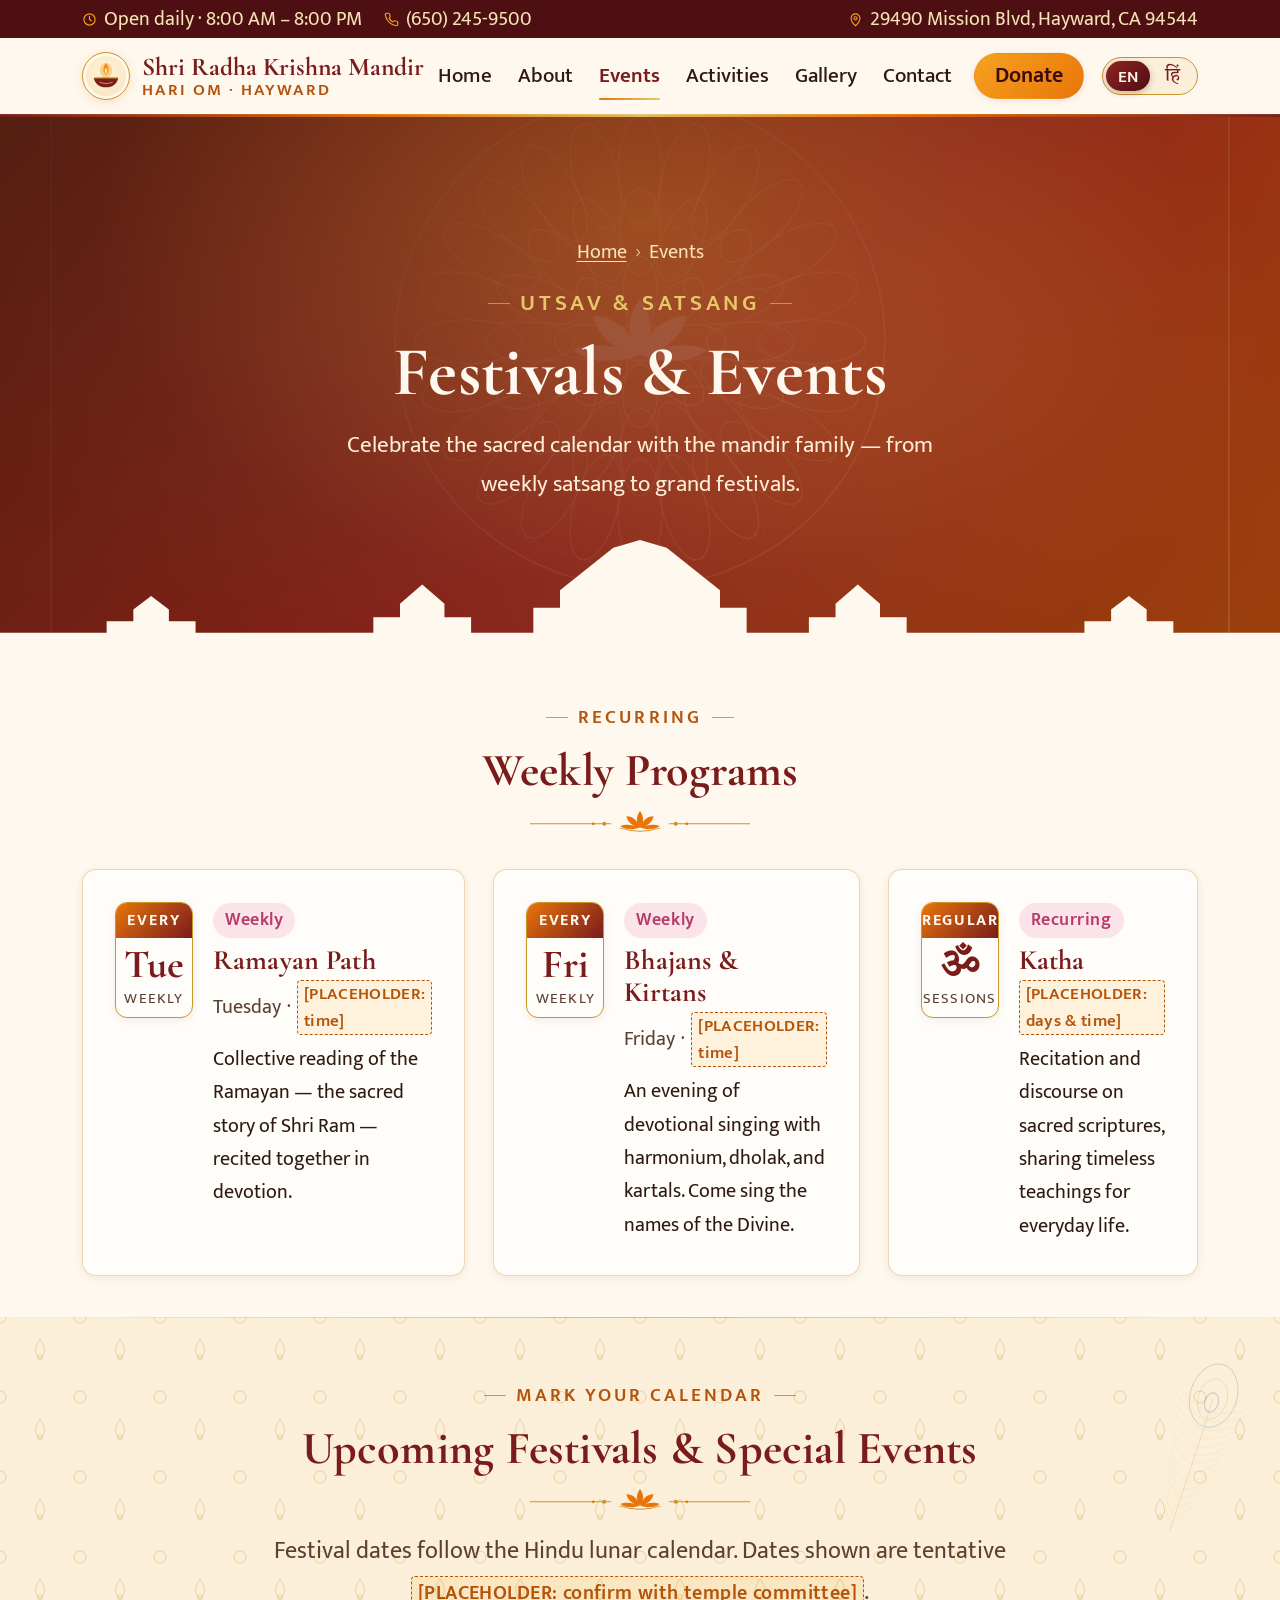
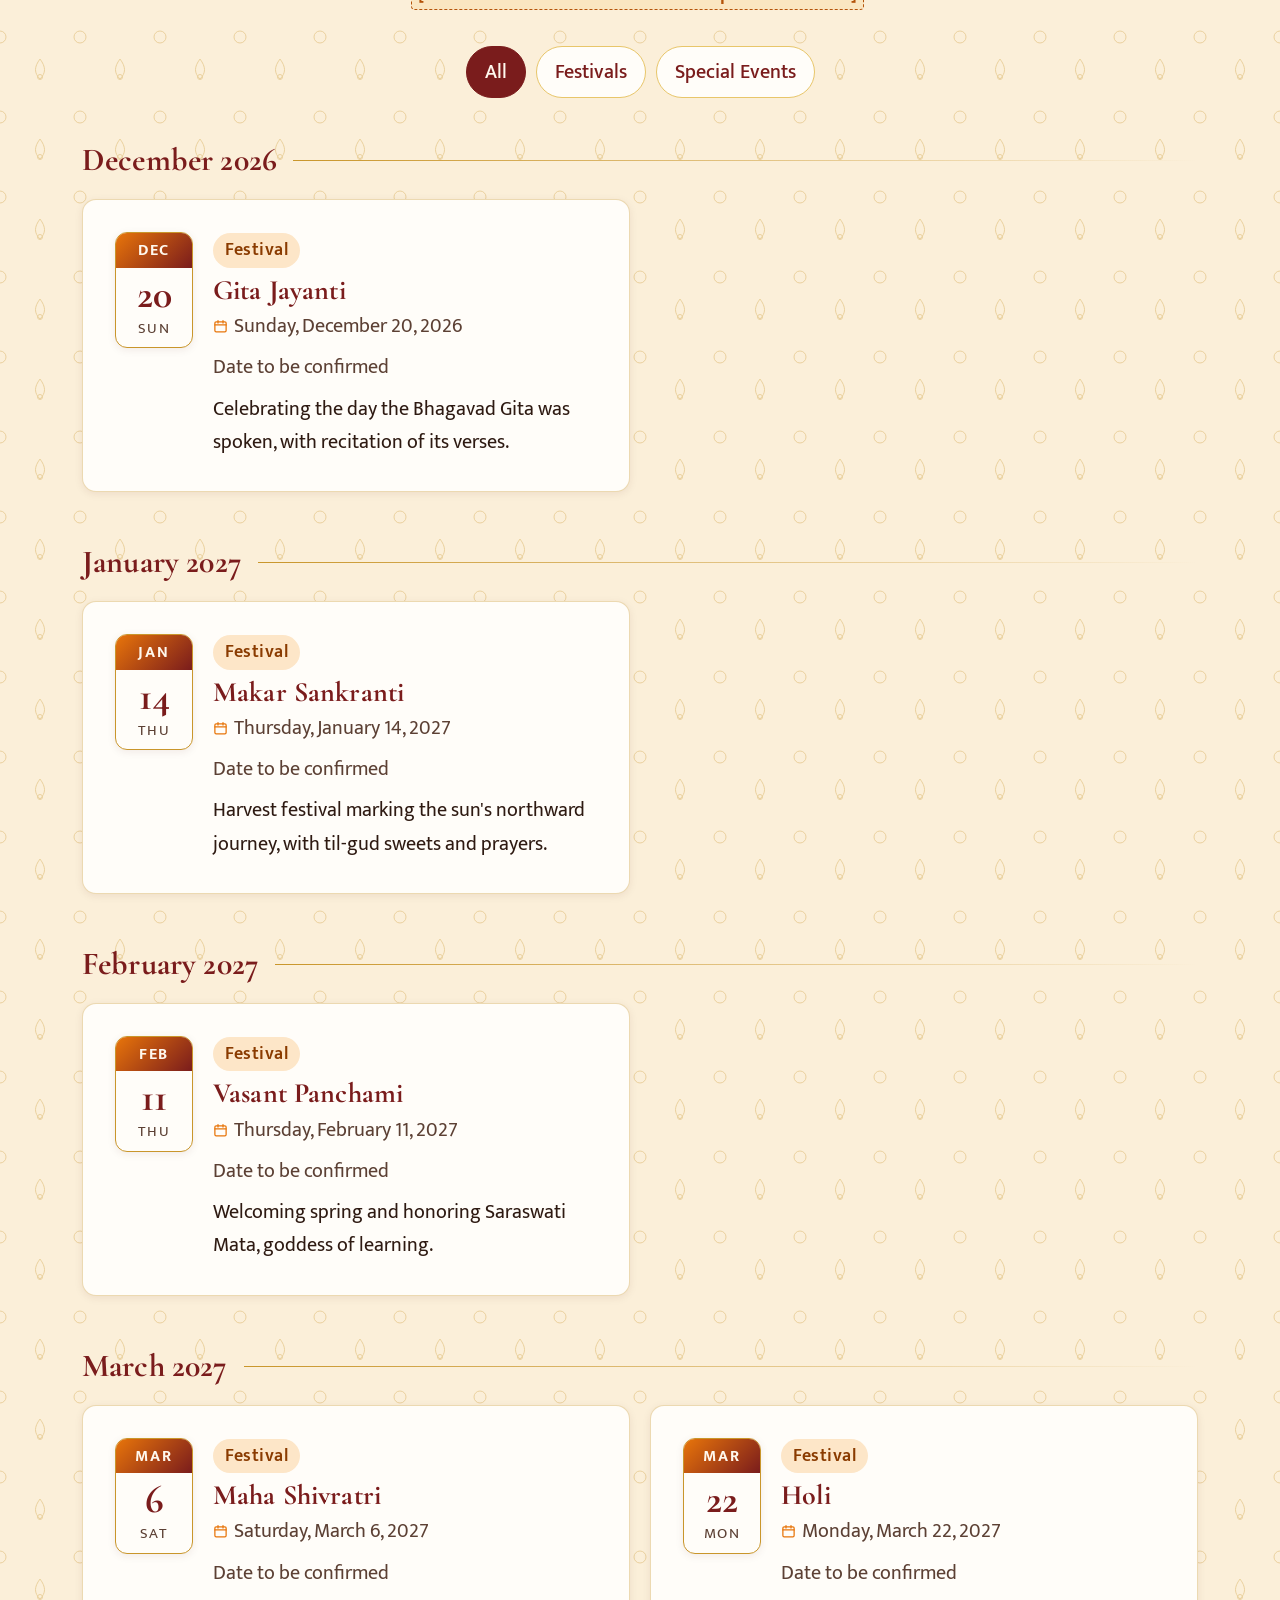
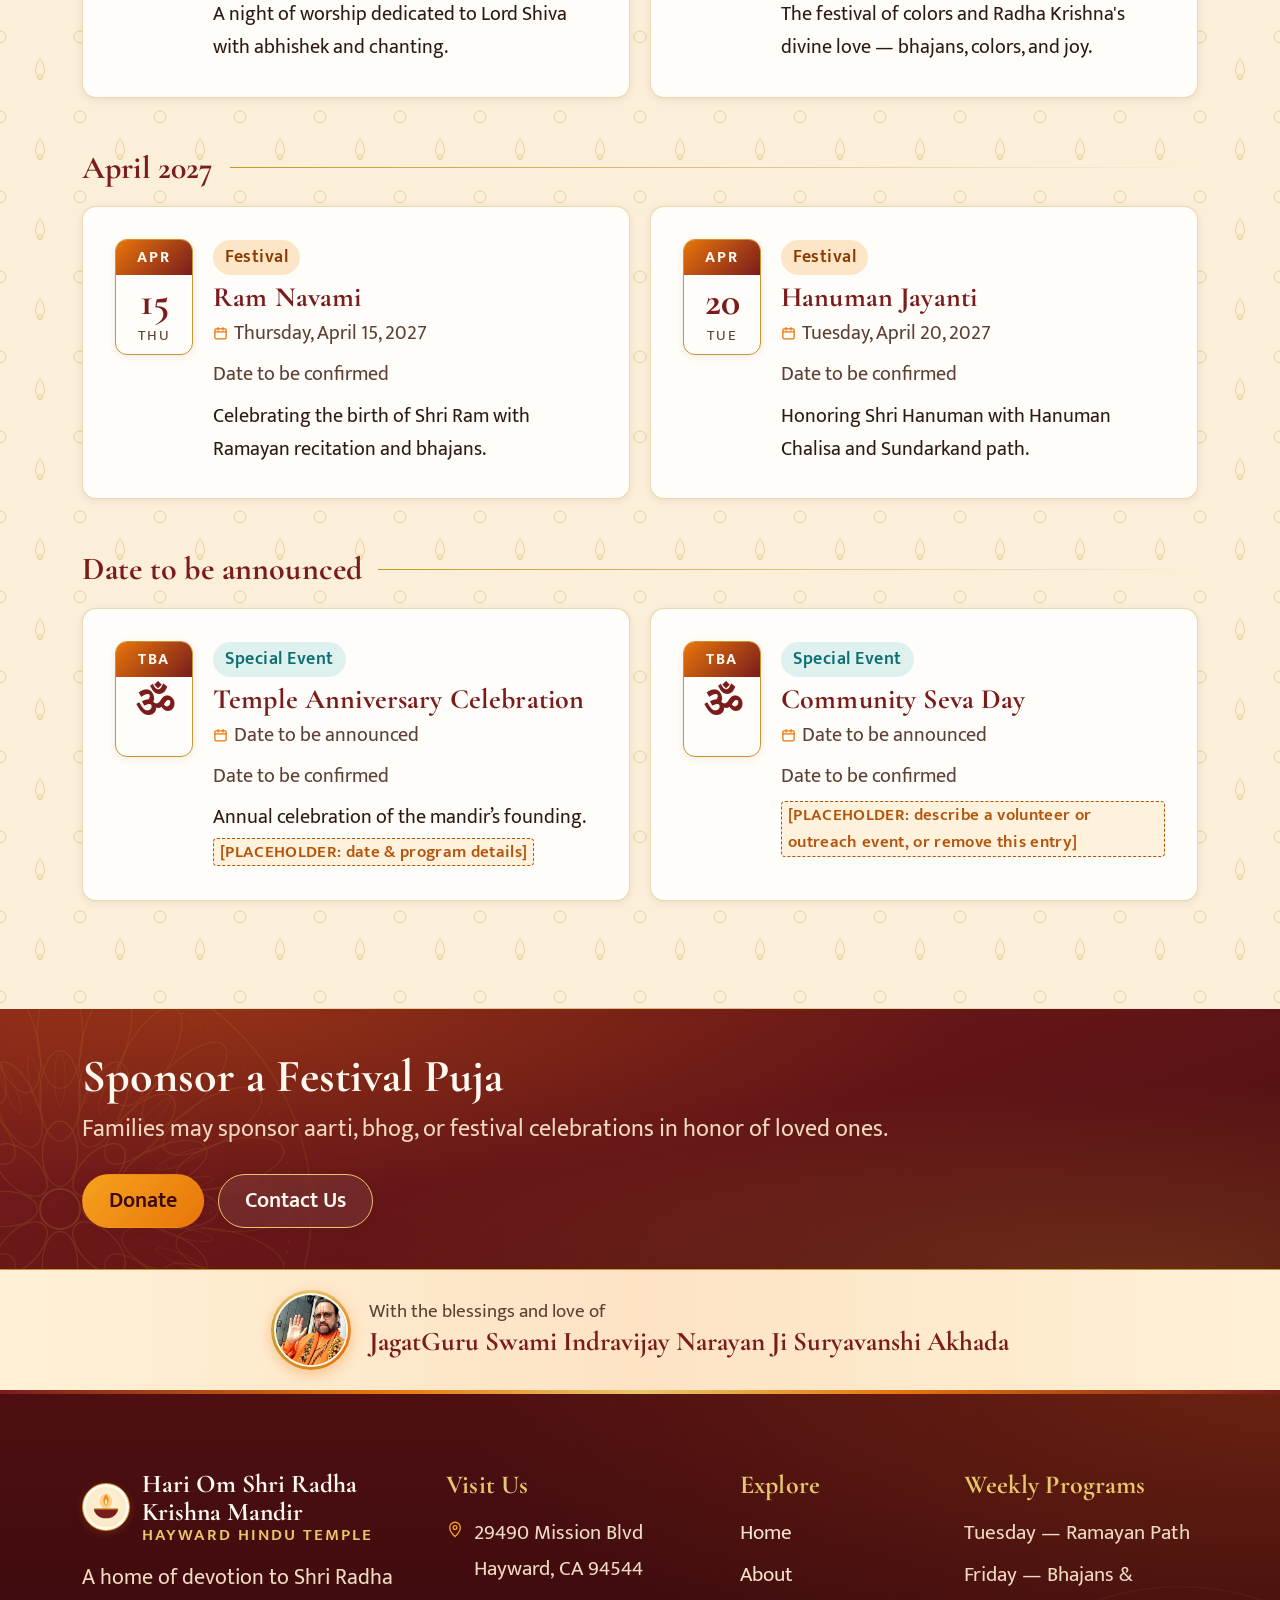
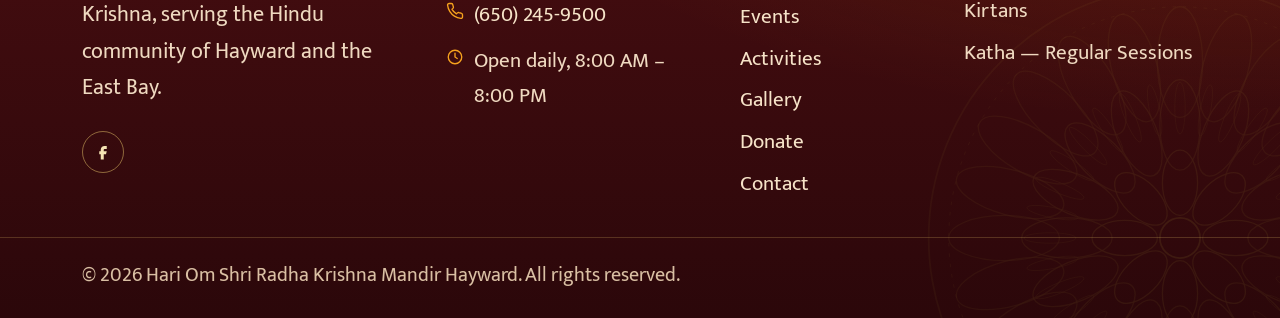
<file: events.html>
<!DOCTYPE html>
<html lang="en" class="no-js">
<head>
  <meta charset="utf-8">
  <meta name="viewport" content="width=device-width, initial-scale=1">
  <title data-i18n="meta.events">Festivals &amp; Events | Hari Om Shri Radha Krishna Mandir Hayward</title>
  <meta name="description" content="Upcoming Hindu festivals, special events, and weekly programs at the Hayward Hindu Temple.">
  <meta name="theme-color" content="#7a1c1c">
  <link rel="icon" href="assets/images/favicon.svg" type="image/svg+xml">
  <link rel="preconnect" href="https://fonts.googleapis.com">
  <link rel="preconnect" href="https://fonts.gstatic.com" crossorigin>
  <link rel="stylesheet" href="https://fonts.googleapis.com/css2?family=Cormorant+Garamond:wght@500;600;700&family=Mukta:wght@400;500;600;700&family=Tiro+Devanagari+Hindi&display=swap">
  <link rel="stylesheet" href="css/styles.css">
  <script>document.documentElement.classList.replace('no-js', 'js');</script>
  <script src="js/script.js" defer></script>
</head>
<body data-page="events">
  <a class="skip-link" href="#main" data-i18n="common.skip">Skip to main content</a>
  <div class="scroll-progress" aria-hidden="true"></div>

  <!-- ============ TOP BAR ============ -->
  <div class="topbar">
    <div class="container">
      <div class="topbar-group">
        <span class="topbar-item"><svg viewBox="0 0 24 24" fill="none" stroke="currentColor" stroke-width="1.8" stroke-linecap="round" aria-hidden="true"><circle cx="12" cy="12" r="9"/><path d="M12 7v5l3 2"/></svg><span data-i18n="top.hours">Open daily · 8:00 AM – 8:00 PM</span></span>
        <a class="topbar-item" href="tel:+16502459500"><svg viewBox="0 0 24 24" fill="none" stroke="currentColor" stroke-width="1.8" stroke-linecap="round" stroke-linejoin="round" aria-hidden="true"><path d="M22 16.9v3a2 2 0 0 1-2.2 2 19.8 19.8 0 0 1-8.6-3.1 19.5 19.5 0 0 1-6-6A19.8 19.8 0 0 1 2.1 4.2 2 2 0 0 1 4.1 2h3a2 2 0 0 1 2 1.7c.1.9.4 1.8.7 2.7a2 2 0 0 1-.5 2.1L8 9.8a16 16 0 0 0 6 6l1.3-1.3a2 2 0 0 1 2.1-.4c.9.3 1.8.6 2.7.7a2 2 0 0 1 1.7 2z"/></svg>(650) 245-9500</a>
      </div>
      <div class="topbar-group topbar-group--secondary">
        <a class="topbar-item" href="contact.html#visit"><svg viewBox="0 0 24 24" fill="none" stroke="currentColor" stroke-width="1.8" stroke-linecap="round" aria-hidden="true"><path d="M12 22s7-6.2 7-12a7 7 0 0 0-14 0c0 5.8 7 12 7 12z"/><circle cx="12" cy="10" r="2.5"/></svg>29490 Mission Blvd, Hayward, CA 94544</a>
      </div>
    </div>
  </div>

  <!-- ============ HEADER / NAV (shared across pages) ============ -->
  <header class="site-header" id="site-header">
    <div class="container header-inner">
      <a class="brand" href="index.html">
        <span class="brand-mark">
          <svg class="diya" viewBox="0 0 64 64" aria-hidden="true"><ellipse class="diya-glow" cx="32" cy="20" rx="13" ry="16" fill="#F6A21E" opacity=".4"/><g class="diya-flame"><path d="M32 4c7 10 8 18 0 26-8-8-7-16 0-26z" fill="#F08A1C"/><path d="M32 14c3.5 5 4 10 0 14-4-4-3.5-9 0-14z" fill="#FFE7A8"/></g><path d="M6 36h52c-2 12-12 20-26 20S8 48 6 36z" fill="#7A1C1C"/><path d="M8 36h48" stroke="#C9962B" stroke-width="3" stroke-linecap="round"/><path d="M18 45c8 4 20 4 28 0" stroke="#E8C66A" stroke-width="1.5" fill="none"/></svg>
        </span>
        <span class="brand-text">
          <span class="brand-name" data-i18n="brand.name">Shri Radha Krishna Mandir</span>
          <span class="brand-sub" data-i18n="brand.sub">Hari Om · Hayward</span>
        </span>
      </a>

      <nav class="main-nav" id="main-nav" aria-label="Main">
        <ul class="nav-list">
          <li><a class="nav-link" href="index.html" data-i18n="nav.home">Home</a></li>
          <li><a class="nav-link" href="about.html" data-i18n="nav.about">About</a></li>
          <li><a class="nav-link" href="events.html" aria-current="page" data-i18n="nav.events">Events</a></li>
          <li><a class="nav-link" href="activities.html" data-i18n="nav.activities">Activities</a></li>
          <li><a class="nav-link" href="gallery.html" data-i18n="nav.gallery">Gallery</a></li>
          <li><a class="nav-link" href="contact.html" data-i18n="nav.contact">Contact</a></li>
          <li class="nav-donate"><a class="btn btn--saffron" href="donate.html" data-i18n="nav.donate">Donate</a></li>
        </ul>
      </nav>

      <div class="header-actions">
        <button class="lang-toggle" type="button" role="switch" aria-checked="false" data-i18n-aria="common.langToggle" aria-label="Switch language to Hindi">
          <span class="lang-en" aria-hidden="true">EN</span><span class="lang-hi" aria-hidden="true">हिं</span>
        </button>
        <button class="nav-toggle" type="button" aria-controls="main-nav" aria-expanded="false" data-i18n-aria="common.menu" aria-label="Open menu">
          <span class="nav-toggle-bars" aria-hidden="true"></span>
        </button>
      </div>
    </div>
  </header>

  <main id="main">
    <!-- ============ PAGE HERO ============ -->
    <section class="page-hero" aria-labelledby="page-title">
      <img class="page-hero-bg" src="assets/images/hero.svg" width="1600" height="900" alt="[REPLACE WITH TEMPLE PHOTO] Festival celebration at the temple">
      <div class="hero-overlay" aria-hidden="true"></div>
      <div class="container">
        <ol class="breadcrumb"><li><a href="index.html" data-i18n="nav.home">Home</a></li><li aria-current="page" data-i18n="nav.events">Events</li></ol>
        <p class="eyebrow" data-i18n="events.hero.eyebrow">Utsav &amp; Satsang</p>
        <h1 id="page-title" data-i18n="events.hero.title">Festivals &amp; Events</h1>
        <p data-i18n="events.hero.text">Celebrate the sacred calendar with the mandir family — from weekly satsang to grand festivals.</p>
      </div>
      <img class="page-hero-silhouette" src="assets/images/temple-silhouette.svg" alt="" aria-hidden="true">
    </section>

    <!-- ============ RECURRING WEEKLY PROGRAMS ============ -->
    <section class="section section--tight" aria-labelledby="weekly-title">
      <div class="container">
        <div class="section-head" data-reveal>
          <p class="eyebrow" data-i18n="events.weekly.eyebrow">Recurring</p>
          <h2 id="weekly-title" data-i18n="programs.title">Weekly Programs</h2>
          <span class="divider" aria-hidden="true"></span>
        </div>
        <div class="grid grid-3">
          <article class="card card--hover event-card" data-reveal style="--reveal-delay:.05s">
            <div class="event-date" aria-hidden="true"><span class="m" data-i18n="day.every">Every</span><span class="d" data-i18n="day.tueShort">Tue</span><span class="w" data-i18n="day.weekly">Weekly</span></div>
            <div class="event-body">
              <span class="tag tag--weekly" data-i18n="events.tag.weekly">Weekly</span>
              <h3 data-i18n="programs.ramayan">Ramayan Path</h3>
              <p class="event-meta"><span><span data-i18n="day.tuesday">Tuesday</span> · <span class="placeholder">[PLACEHOLDER: time]</span></span></p>
              <p data-i18n="programs.ramayanText">Collective reading of the Ramayan — the sacred story of Shri Ram — recited together in devotion.</p>
            </div>
          </article>
          <article class="card card--hover event-card" data-reveal style="--reveal-delay:.12s">
            <div class="event-date" aria-hidden="true"><span class="m" data-i18n="day.every">Every</span><span class="d" data-i18n="day.friShort">Fri</span><span class="w" data-i18n="day.weekly">Weekly</span></div>
            <div class="event-body">
              <span class="tag tag--weekly" data-i18n="events.tag.weekly">Weekly</span>
              <h3 data-i18n="programs.bhajans">Bhajans &amp; Kirtans</h3>
              <p class="event-meta"><span><span data-i18n="day.friday">Friday</span> · <span class="placeholder">[PLACEHOLDER: time]</span></span></p>
              <p data-i18n="programs.bhajansText">An evening of devotional singing with harmonium, dholak, and kartals. Come sing the names of the Divine.</p>
            </div>
          </article>
          <article class="card card--hover event-card" data-reveal style="--reveal-delay:.19s">
            <div class="event-date" aria-hidden="true"><span class="m" data-i18n="day.regular">Regular</span><span class="d">ॐ</span><span class="w" data-i18n="day.sessions">Sessions</span></div>
            <div class="event-body">
              <span class="tag tag--weekly" data-i18n="events.tag.recurring">Recurring</span>
              <h3 data-i18n="programs.katha">Katha</h3>
              <p class="event-meta"><span class="placeholder">[PLACEHOLDER: days &amp; time]</span></p>
              <p data-i18n="programs.kathaText">Recitation and discourse on sacred scriptures, sharing timeless teachings for everyday life.</p>
            </div>
          </article>
        </div>
      </div>
    </section>

    <!-- ============ UPCOMING FESTIVALS (data lives in EVENTS array in js/script.js) ============ -->
    <section class="section section--tint" aria-labelledby="upcoming-title">
      <img class="ornament-feather ornament-feather--r" src="assets/images/peacock-feather.svg" alt="" aria-hidden="true">
      <div class="container">
        <div class="section-head" data-reveal>
          <p class="eyebrow" data-i18n="events.upcoming.eyebrow">Mark Your Calendar</p>
          <h2 id="upcoming-title" data-i18n="events.upcoming.title">Upcoming Festivals &amp; Special Events</h2>
          <span class="divider" aria-hidden="true"></span>
          <p class="lead" data-i18n-html="events.upcoming.note">Festival dates follow the Hindu lunar calendar. Dates shown are tentative <span class="placeholder">[PLACEHOLDER: confirm with temple committee]</span>.</p>
        </div>

        <div class="filter-bar" role="group" data-i18n-aria="events.filterLabel" aria-label="Filter events">
          <button class="chip" type="button" data-event-filter="all" aria-pressed="true" data-i18n="events.filter.all">All</button>
          <button class="chip" type="button" data-event-filter="festival" aria-pressed="false" data-i18n="events.filter.festival">Festivals</button>
          <button class="chip" type="button" data-event-filter="special" aria-pressed="false" data-i18n="events.filter.special">Special Events</button>
        </div>

        <div id="events-list" aria-live="polite">
          <noscript><p class="events-empty">Please enable JavaScript to see the events calendar, or call (650) 245-9500.</p></noscript>
        </div>
      </div>
    </section>

    <!-- ============ CTA ============ -->
    <section class="section section--maroon section--tight">
      <img class="ornament-mandala ornament-mandala--bl" src="assets/images/mandala.svg" alt="" aria-hidden="true">
      <div class="container cta-banner" data-reveal>
        <div>
          <h2 data-i18n="events.cta.title">Sponsor a Festival Puja</h2>
          <p class="lead" data-i18n="events.cta.text">Families may sponsor aarti, bhog, or festival celebrations in honor of loved ones.</p>
        </div>
        <div class="hero-actions">
          <a class="btn btn--saffron" href="donate.html" data-i18n="nav.donate">Donate</a>
          <a class="btn btn--light" href="contact.html" data-i18n="cta.contact">Contact Us</a>
        </div>
      </div>
    </section>
  </main>

  <!-- ============ BLESSING STRIP (shared across pages) ============ -->
  <aside class="blessing-strip" aria-label="Blessings">
    <div class="container">
      <span class="blessing-avatar"><img src="assets/images/swamiji.jpg" width="889" height="900" loading="lazy" decoding="async" alt="JagatGuru Swami Indravijay Narayan Ji Suryavanshi Akhada"></span>
      <p><small data-i18n="blessing.with">With the blessings and love of</small><a href="about.html#spiritual-guide" data-i18n="about.guru.name">JagatGuru Swami Indravijay Narayan Ji Suryavanshi Akhada</a></p>
    </div>
  </aside>

  <!-- ============ FOOTER (shared across pages) ============ -->
  <footer class="site-footer">
    <img class="footer-mandala" src="assets/images/mandala.svg" alt="" aria-hidden="true">
    <div class="container footer-grid">
      <div class="footer-brand">
        <a class="brand" href="index.html">
          <span class="brand-mark"><svg class="diya" viewBox="0 0 64 64" aria-hidden="true"><ellipse class="diya-glow" cx="32" cy="20" rx="13" ry="16" fill="#F6A21E" opacity=".4"/><g class="diya-flame"><path d="M32 4c7 10 8 18 0 26-8-8-7-16 0-26z" fill="#F08A1C"/><path d="M32 14c3.5 5 4 10 0 14-4-4-3.5-9 0-14z" fill="#FFE7A8"/></g><path d="M6 36h52c-2 12-12 20-26 20S8 48 6 36z" fill="#7A1C1C"/><path d="M8 36h48" stroke="#C9962B" stroke-width="3" stroke-linecap="round"/></svg></span>
          <span class="brand-text"><span class="brand-name" data-i18n="footer.name">Hari Om Shri Radha Krishna Mandir</span><span class="brand-sub" data-i18n="footer.sub">Hayward Hindu Temple</span></span>
        </a>
        <p data-i18n="footer.about">A home of devotion to Shri Radha Krishna, serving the Hindu community of Hayward and the East Bay.</p>
        <div class="social-links">
          <a href="https://facebook.com/hayward.hindu.temple.2025/" target="_blank" rel="noopener" aria-label="Facebook (opens in a new tab)"><svg viewBox="0 0 24 24" fill="currentColor" aria-hidden="true"><path d="M14 8h3V4h-3c-2.8 0-5 2.2-5 5v2H7v4h2v7h4v-7h3l1-4h-4V9c0-.6.4-1 1-1z"/></svg></a>
          <!-- Add Instagram / YouTube links here when the temple has them -->
        </div>
      </div>
      <div>
        <h2 data-i18n="footer.visit">Visit Us</h2>
        <ul class="footer-list">
          <li><svg viewBox="0 0 24 24" fill="none" stroke="currentColor" stroke-width="1.8" stroke-linecap="round" aria-hidden="true"><path d="M12 22s7-6.2 7-12a7 7 0 0 0-14 0c0 5.8 7 12 7 12z"/><circle cx="12" cy="10" r="2.5"/></svg><address style="font-style:normal">29490 Mission Blvd<br>Hayward, CA 94544</address></li>
          <li><svg viewBox="0 0 24 24" fill="none" stroke="currentColor" stroke-width="1.8" stroke-linecap="round" stroke-linejoin="round" aria-hidden="true"><path d="M22 16.9v3a2 2 0 0 1-2.2 2 19.8 19.8 0 0 1-8.6-3.1 19.5 19.5 0 0 1-6-6A19.8 19.8 0 0 1 2.1 4.2 2 2 0 0 1 4.1 2h3a2 2 0 0 1 2 1.7c.1.9.4 1.8.7 2.7a2 2 0 0 1-.5 2.1L8 9.8a16 16 0 0 0 6 6l1.3-1.3a2 2 0 0 1 2.1-.4c.9.3 1.8.6 2.7.7a2 2 0 0 1 1.7 2z"/></svg><a href="tel:+16502459500">(650) 245-9500</a></li>
          <li><svg viewBox="0 0 24 24" fill="none" stroke="currentColor" stroke-width="1.8" stroke-linecap="round" aria-hidden="true"><circle cx="12" cy="12" r="9"/><path d="M12 7v5l3 2"/></svg><span data-i18n="footer.hours">Open daily, 8:00 AM – 8:00 PM</span></li>
        </ul>
      </div>
      <nav aria-label="Footer">
        <h2 data-i18n="footer.explore">Explore</h2>
        <ul class="footer-links">
          <li><a href="index.html" data-i18n="nav.home">Home</a></li>
          <li><a href="about.html" data-i18n="nav.about">About</a></li>
          <li><a href="events.html" data-i18n="nav.events">Events</a></li>
          <li><a href="activities.html" data-i18n="nav.activities">Activities</a></li>
          <li><a href="gallery.html" data-i18n="nav.gallery">Gallery</a></li>
          <li><a href="donate.html" data-i18n="nav.donate">Donate</a></li>
          <li><a href="contact.html" data-i18n="nav.contact">Contact</a></li>
        </ul>
      </nav>
      <div>
        <h2 data-i18n="programs.title">Weekly Programs</h2>
        <ul class="footer-links">
          <li><span data-i18n="day.tuesday">Tuesday</span> — <span data-i18n="programs.ramayan">Ramayan Path</span></li>
          <li><span data-i18n="day.friday">Friday</span> — <span data-i18n="programs.bhajans">Bhajans &amp; Kirtans</span></li>
          <li><span data-i18n="programs.katha">Katha</span> — <span data-i18n="programs.regular">Regular Sessions</span></li>
        </ul>
      </div>
    </div>
    <div class="footer-bottom">
      <div class="container">
        <!-- Trustees line hidden until names are confirmed. To restore:
             <p><span data-i18n="footer.trustees">Temple Trustees &amp; Management:</span> Names here</p> -->
        <p>© <span class="js-year">2026</span> <span data-i18n="footer.copyright">Hari Om Shri Radha Krishna Mandir Hayward. All rights reserved.</span></p>
      </div>
    </div>
  </footer>

  <button class="back-to-top" type="button" data-i18n-aria="common.backToTop" aria-label="Back to top">
    <svg viewBox="0 0 24 24" fill="none" stroke="currentColor" stroke-width="2" stroke-linecap="round" aria-hidden="true"><path d="M12 19V5M5 12l7-7 7 7"/></svg>
  </button>
</body>
</html>
</file>
<file: css/styles.css>
/* ==========================================================================
   Hari Om Shri Radha Krishna Mandir Hayward — Shared Stylesheet
   --------------------------------------------------------------------------
   1. Design tokens
   2. Base / reset
   3. Typography
   4. Layout helpers
   5. Buttons, chips, badges
   6. Header & navigation
   7. Heroes
   8. Sections & ornaments
   9. Cards & components (glance, programs, deities, events, services…)
   10. Gallery & lightbox
   11. Forms (donate, contact)
   12. Footer
   13. Motion (scroll reveal, diya flicker)
   14. Responsive breakpoints (1024 / 768 / 480)
   ========================================================================== */

/* 1. Design tokens ------------------------------------------------------- */
:root {
  /* Anchor colours */
  --saffron: #e8750a;
  --saffron-deep: #b4530a;      /* AA-safe saffron for text on cream */
  --marigold: #f6a21e;
  --marigold-soft: #ffd27a;
  --maroon: #7a1c1c;
  --maroon-deep: #4e0f12;
  --maroon-ink: #3a0a0d;

  /* Gold accents */
  --gold: #c9962b;
  --gold-light: #e8c66a;
  --gold-pale: #f5e3b3;

  /* Grounds */
  --cream: #fff8ee;
  --cream-2: #fbefd9;
  --cream-3: #f6e2c0;
  --white: #fffdf9;

  /* Text */
  --ink: #2e1a12;
  --ink-soft: #5c4034;          /* 8.6:1 on cream */

  /* Secondary accents */
  --teal: #0f6e73;
  --teal-soft: #dff1ef;
  --lotus: #b83b65;
  --lotus-soft: #fbe3ea;

  /* Type */
  --font-display: "Cormorant Garamond", "Tiro Devanagari Hindi", "Noto Serif Devanagari", Georgia, "Times New Roman", serif;
  --font-body: "Mukta", "Noto Sans Devanagari", system-ui, -apple-system, "Segoe UI", Roboto, sans-serif;

  /* Shape & depth */
  --radius-sm: 8px;
  --radius: 14px;
  --radius-lg: 22px;
  --shadow-sm: 0 2px 8px rgba(78, 15, 18, 0.08);
  --shadow: 0 10px 30px rgba(78, 15, 18, 0.12);
  --shadow-glow: 0 12px 34px rgba(232, 117, 10, 0.28), 0 0 0 1px rgba(201, 150, 43, 0.45);

  /* Layout */
  --container: 1180px;
  --gutter: clamp(16px, 4vw, 32px);
  --header-h: 76px;
  --section-pad: clamp(34px, 4.4vw, 64px);

  --ease: cubic-bezier(0.22, 0.61, 0.36, 1);
}

/* 2. Base / reset -------------------------------------------------------- */
*,
*::before,
*::after { box-sizing: border-box; }

html {
  /* Larger base size so every rem-based size scales with it (18px phone - 20px desktop) */
  font-size: clamp(18px, 0.35vw + 16.6px, 20px);
  scroll-behavior: smooth;
  scroll-padding-top: calc(var(--header-h) + 16px);
  -webkit-text-size-adjust: 100%;
}

body {
  margin: 0;
  font-family: var(--font-body);
  font-size: 1rem;
  line-height: 1.7;
  color: var(--ink);
  background-color: var(--cream);
  text-rendering: optimizeLegibility;
  -webkit-font-smoothing: antialiased;
  overflow-x: hidden;
}

body.no-scroll { overflow: hidden; }

img, svg, iframe { display: block; max-width: 100%; }
img { height: auto; }

a { color: var(--maroon); text-decoration-thickness: 1px; text-underline-offset: 3px; }
a:hover { color: var(--saffron-deep); }

button, input, select, textarea { font: inherit; color: inherit; }

:focus-visible {
  outline: 3px solid var(--marigold);
  outline-offset: 3px;
  border-radius: 4px;
}

.skip-link {
  position: absolute;
  left: 16px;
  top: -60px;
  z-index: 1000;
  padding: 10px 18px;
  background: var(--maroon);
  color: var(--cream);
  border-radius: var(--radius-sm);
  font-weight: 600;
  transition: top 0.2s var(--ease);
}
.skip-link:focus { top: 12px; color: var(--cream); }

.visually-hidden {
  position: absolute !important;
  width: 1px; height: 1px;
  padding: 0; margin: -1px;
  overflow: hidden; clip: rect(0 0 0 0);
  white-space: nowrap; border: 0;
}

/* Clearly visible marker for committee-supplied content */
.placeholder {
  display: inline-block;
  padding: 0 6px;
  border: 1px dashed var(--saffron-deep);
  border-radius: 4px;
  background: rgba(246, 162, 30, 0.12);
  color: var(--saffron-deep);
  font-size: 0.85em;
  font-weight: 600;
  letter-spacing: 0.02em;
  line-height: 1.6;
}
.section--maroon .placeholder,
.site-footer .placeholder,
.hero .placeholder,
.page-hero .placeholder {
  color: var(--marigold-soft);
  border-color: var(--gold-light);
  background: rgba(255, 210, 122, 0.12);
}

/* 3. Typography ---------------------------------------------------------- */
h1, h2, h3, h4 {
  font-family: var(--font-display);
  color: var(--maroon);
  line-height: 1.15;
  margin: 0 0 0.5em;
  font-weight: 700;
  letter-spacing: 0.005em;
}
h1 { font-size: clamp(2.3rem, 5.4vw, 4.2rem); }
h2 { font-size: clamp(1.9rem, 3.6vw, 2.9rem); }
h3 { font-size: clamp(1.45rem, 2.3vw, 1.8rem); }
h4 { font-size: 1.32rem; }

html[lang="hi"] h1, html[lang="hi"] h2, html[lang="hi"] h3, html[lang="hi"] h4 {
  font-family: "Tiro Devanagari Hindi", var(--font-display);
  font-weight: 400;
  line-height: 1.35;
}
html[lang="hi"] h1 { font-size: clamp(2rem, 4.6vw, 3.6rem); }
html[lang="hi"] h2 { font-size: clamp(1.7rem, 3.1vw, 2.5rem); }

p { margin: 0 0 1.1em; }
p:last-child { margin-bottom: 0; }

.eyebrow {
  display: inline-flex;
  align-items: center;
  gap: 10px;
  margin-bottom: 10px;
  font-family: var(--font-body);
  font-size: 0.95rem;
  font-weight: 600;
  letter-spacing: 0.16em;
  text-transform: uppercase;
  color: var(--saffron-deep);
}
.eyebrow::before,
.eyebrow::after {
  content: "";
  width: 22px;
  height: 1px;
  background: currentColor;
  opacity: 0.6;
}
html[lang="hi"] .eyebrow { letter-spacing: 0.04em; font-size: 0.95rem; }

.lead { font-size: clamp(1.2rem, 1.7vw, 1.4rem); color: var(--ink-soft); }
.text-center { text-align: center; }
.muted { color: var(--ink-soft); }

/* 4. Layout helpers ------------------------------------------------------ */
.container {
  width: 100%;
  max-width: var(--container);
  margin-inline: auto;
  padding-inline: var(--gutter);
}
.container--narrow { max-width: 820px; }

.grid { display: grid; gap: clamp(18px, 2.4vw, 28px); }
.grid-2 { grid-template-columns: repeat(2, 1fr); }
.grid-3 { grid-template-columns: repeat(3, 1fr); }
.grid-4 { grid-template-columns: repeat(4, 1fr); }

.split {
  display: grid;
  grid-template-columns: 1fr 1.1fr;
  gap: clamp(28px, 5vw, 72px);
  align-items: center;
}
.split--reverse > :first-child { order: 2; }

.stack > * + * { margin-top: 1rem; }

/* 5. Buttons, chips, badges --------------------------------------------- */
.btn {
  --btn-bg: linear-gradient(135deg, #8f2323, var(--maroon-deep));
  display: inline-flex;
  align-items: center;
  justify-content: center;
  gap: 10px;
  min-height: 48px;
  padding: 12px 26px;
  border: 1px solid transparent;
  border-radius: 999px;
  background: var(--btn-bg);
  color: var(--cream);
  font-weight: 600;
  font-size: 1.1rem;
  line-height: 1.25;
  text-decoration: none;
  cursor: pointer;
  box-shadow: var(--shadow-sm);
  transition: transform 0.25s var(--ease), box-shadow 0.25s var(--ease), background-color 0.25s;
}
.btn:hover {
  color: var(--cream);
  transform: translateY(-2px);
  box-shadow: var(--shadow-glow);
}
.btn:active { transform: translateY(0); }
.btn svg { width: 18px; height: 18px; flex: none; }

.btn--saffron {
  --btn-bg: linear-gradient(135deg, var(--marigold), var(--saffron));
  color: var(--maroon-ink);
}
.btn--saffron:hover { color: var(--maroon-ink); }

.btn--outline {
  --btn-bg: transparent;
  border-color: var(--gold);
  color: var(--maroon);
  box-shadow: none;
}
.btn--outline:hover { color: var(--maroon); background: rgba(246, 162, 30, 0.1); }

.btn--light {
  --btn-bg: rgba(255, 248, 238, 0.08);
  border-color: var(--gold-light);
  color: var(--cream);
  backdrop-filter: blur(4px);
}
.btn--light:hover { background: rgba(255, 248, 238, 0.18); }

.btn--block { width: 100%; }

.chip {
  display: inline-flex;
  align-items: center;
  gap: 6px;
  min-height: 40px;
  padding: 8px 18px;
  border: 1px solid var(--gold-light);
  border-radius: 999px;
  background: var(--white);
  color: var(--maroon);
  font-weight: 500;
  cursor: pointer;
  transition: background 0.2s, color 0.2s, box-shadow 0.2s, border-color 0.2s;
}
.chip:hover { border-color: var(--saffron); box-shadow: var(--shadow-sm); }
.chip[aria-pressed="true"] {
  background: var(--maroon);
  border-color: var(--maroon);
  color: var(--cream);
}

.filter-bar {
  display: flex;
  flex-wrap: wrap;
  justify-content: center;
  gap: 10px;
  margin-bottom: clamp(28px, 4vw, 44px);
}

.tag {
  display: inline-block;
  padding: 2px 12px;
  border-radius: 999px;
  font-size: 0.9rem;
  font-weight: 600;
  letter-spacing: 0.03em;
  background: var(--cream-2);
  color: var(--maroon);
}
.tag--festival { background: #fde6c8; color: #8a3b00; }
.tag--special  { background: var(--teal-soft); color: var(--teal); }
.tag--weekly   { background: var(--lotus-soft); color: var(--lotus); }

/* 6. Header & navigation ------------------------------------------------- */
.topbar {
  background: var(--maroon-deep);
  color: var(--gold-pale);
  font-size: 1rem;
}
.topbar .container {
  display: flex;
  justify-content: space-between;
  align-items: center;
  gap: 16px;
  min-height: 38px;
}
.topbar a { color: var(--gold-pale); text-decoration: none; }
.topbar a:hover { color: var(--marigold-soft); text-decoration: underline; }
.topbar-group { display: flex; gap: 22px; align-items: center; flex-wrap: wrap; }
.topbar-item { display: inline-flex; align-items: center; gap: 7px; }
.topbar-item svg { width: 15px; height: 15px; color: var(--marigold); }

.site-header {
  position: sticky;
  top: 0;
  z-index: 100;
  background: rgba(255, 248, 238, 0.94);
  backdrop-filter: saturate(1.4) blur(10px);
  border-bottom: 1px solid rgba(201, 150, 43, 0.35);
  transition: box-shadow 0.3s var(--ease);
}
.site-header::after {
  /* thin festive gold/saffron ribbon */
  content: "";
  position: absolute;
  left: 0; right: 0; bottom: -3px;
  height: 3px;
  background: linear-gradient(90deg, var(--maroon), var(--saffron) 30%, var(--gold-light) 50%, var(--saffron) 70%, var(--maroon));
  opacity: 0.9;
}
.site-header.is-scrolled { box-shadow: 0 6px 24px rgba(78, 15, 18, 0.12); }

.header-inner {
  display: flex;
  align-items: center;
  justify-content: space-between;
  gap: 18px;
  min-height: var(--header-h);
}

.brand {
  display: flex;
  align-items: center;
  gap: 12px;
  text-decoration: none;
  color: var(--maroon);
  min-width: 0;
}
.brand:hover { color: var(--maroon); }
.brand-mark {
  flex: none;
  width: 48px;
  height: 48px;
  display: grid;
  place-items: center;
  border-radius: 50%;
  background: radial-gradient(circle at 50% 40%, #fff3d6, var(--cream-3));
  border: 1px solid var(--gold);
  box-shadow: inset 0 0 0 3px var(--cream), 0 2px 10px rgba(232, 117, 10, 0.2);
}
.brand-mark svg { width: 30px; height: 30px; }
.brand-text { display: flex; flex-direction: column; line-height: 1.1; min-width: 0; }
.brand-name {
  font-family: var(--font-display);
  font-weight: 700;
  font-size: 1.28rem;
  white-space: nowrap;
}
.brand-sub {
  font-size: 0.84rem;
  letter-spacing: 0.12em;
  text-transform: uppercase;
  color: var(--saffron-deep);
  font-weight: 600;
  white-space: nowrap;
}
html[lang="hi"] .brand-name { font-family: "Tiro Devanagari Hindi", var(--font-display); font-weight: 400; font-size: 1.15rem; }
html[lang="hi"] .brand-sub { letter-spacing: 0.02em; font-size: 0.8rem; }

.brand { order: 0; }
.main-nav { display: flex; align-items: center; order: 1; margin-left: auto; }
.header-actions { order: 2; }
.nav-list {
  display: flex;
  align-items: center;
  gap: 2px;
  list-style: none;
  margin: 0;
  padding: 0;
}
.nav-link {
  position: relative;
  display: block;
  padding: 10px 12px;
  color: var(--ink);
  font-weight: 500;
  font-size: 1.06rem;
  text-decoration: none;
  border-radius: var(--radius-sm);
  transition: color 0.2s;
}
.nav-link::after {
  content: "";
  position: absolute;
  left: 12px; right: 12px; bottom: 4px;
  height: 2px;
  border-radius: 2px;
  background: linear-gradient(90deg, var(--saffron), var(--gold-light));
  transform: scaleX(0);
  transform-origin: center;
  transition: transform 0.3s var(--ease);
}
.nav-link:hover { color: var(--maroon); }
.nav-link:hover::after,
.nav-link[aria-current="page"]::after { transform: scaleX(1); }
.nav-link[aria-current="page"] { color: var(--maroon); font-weight: 600; }

.nav-donate { margin-left: 8px; }
.nav-donate .btn { min-height: 42px; padding: 8px 20px; }

.header-actions { display: flex; align-items: center; gap: 10px; }

/* Language toggle switch */
.lang-toggle {
  position: relative;
  display: inline-grid;
  grid-template-columns: 1fr 1fr;
  align-items: center;
  width: 96px;
  height: 38px;
  padding: 3px;
  border: 1px solid var(--gold);
  border-radius: 999px;
  background: var(--cream-2);
  cursor: pointer;
  font-size: 0.85rem;
  font-weight: 600;
}
.lang-toggle::before {
  content: "";
  position: absolute;
  top: 3px; left: 3px;
  width: calc(50% - 3px);
  height: calc(100% - 6px);
  border-radius: 999px;
  background: linear-gradient(135deg, #8f2323, var(--maroon-deep));
  box-shadow: 0 2px 6px rgba(78, 15, 18, 0.3);
  transition: transform 0.3s var(--ease);
}
.lang-toggle[aria-checked="true"]::before { transform: translateX(100%); }
.lang-toggle span {
  position: relative;
  z-index: 1;
  text-align: center;
  color: var(--maroon);
  transition: color 0.3s;
}
.lang-toggle[aria-checked="false"] .lang-en,
.lang-toggle[aria-checked="true"] .lang-hi { color: var(--cream); }
.lang-toggle .lang-hi { font-family: "Tiro Devanagari Hindi", serif; font-weight: 400; font-size: 0.95rem; }

/* Hamburger */
.nav-toggle {
  display: none;
  width: 46px;
  height: 46px;
  border: 1px solid var(--gold);
  border-radius: 12px;
  background: var(--white);
  cursor: pointer;
  place-items: center;
}
.nav-toggle-bars,
.nav-toggle-bars::before,
.nav-toggle-bars::after {
  display: block;
  width: 22px;
  height: 2px;
  border-radius: 2px;
  background: var(--maroon);
  transition: transform 0.3s var(--ease), opacity 0.2s;
}
.nav-toggle-bars { position: relative; }
.nav-toggle-bars::before,
.nav-toggle-bars::after { content: ""; position: absolute; left: 0; }
.nav-toggle-bars::before { top: -7px; }
.nav-toggle-bars::after { top: 7px; }
.nav-toggle[aria-expanded="true"] .nav-toggle-bars { background: transparent; }
.nav-toggle[aria-expanded="true"] .nav-toggle-bars::before { transform: translateY(7px) rotate(45deg); }
.nav-toggle[aria-expanded="true"] .nav-toggle-bars::after { transform: translateY(-7px) rotate(-45deg); }

/* 7. Heroes -------------------------------------------------------------- */
.hero {
  position: relative;
  isolation: isolate;
  display: grid;
  align-items: center;
  min-height: clamp(560px, 88vh, 820px);
  padding-block: 96px 150px;
  overflow: hidden;
  color: var(--cream);
  text-align: center;
}
.hero-bg,
.page-hero-bg {
  position: absolute;
  inset: 0;
  z-index: -3;
  width: 100%;
  height: 100%;
  object-fit: cover;
}
.hero-overlay {
  position: absolute;
  inset: 0;
  z-index: -2;
  background:
    radial-gradient(ellipse at 50% 35%, rgba(246, 162, 30, 0.28), transparent 60%),
    linear-gradient(180deg, rgba(58, 10, 13, 0.72) 0%, rgba(122, 28, 28, 0.62) 45%, rgba(180, 83, 10, 0.55) 100%);
}
.hero-mandala {
  position: absolute;
  z-index: -1;
  top: 50%;
  left: 50%;
  width: min(900px, 130vw);
  aspect-ratio: 1;
  max-width: none;
  transform: translate(-50%, -52%);
  opacity: 0.22;
  filter: brightness(1.6) saturate(1.2);
  animation: spin-slow 180s linear infinite;
  pointer-events: none;
}
.hero-content { position: relative; max-width: 880px; }
.hero .om {
  display: block;
  margin: 0 auto 8px;
  font-family: "Tiro Devanagari Hindi", serif;
  font-size: clamp(2.6rem, 5vw, 3.4rem);
  line-height: 1;
  color: var(--marigold-soft);
  text-shadow: 0 0 24px rgba(246, 162, 30, 0.7);
}
.hero h1 {
  color: var(--cream);
  text-shadow: 0 2px 20px rgba(58, 10, 13, 0.55);
  margin-bottom: 0.25em;
}
.hero h1 .accent {
  display: block;
  font-size: 0.5em;
  font-weight: 600;
  letter-spacing: 0.06em;
  color: var(--gold-light);
  margin-top: 8px;
}
.hero .eyebrow { color: var(--gold-light); }
.hero-tagline {
  max-width: 640px;
  margin: 0 auto 32px;
  font-size: clamp(1.1rem, 2vw, 1.3rem);
  color: #fdeed8;
}
.hero-actions { display: flex; flex-wrap: wrap; gap: 14px; justify-content: center; }

.hero-silhouette,
.page-hero-silhouette {
  position: absolute;
  left: 0; right: 0; bottom: -1px;
  z-index: 0;
  width: 100%;
  height: clamp(60px, 9vw, 120px);
  max-width: none;
  pointer-events: none;
}

.page-hero {
  position: relative;
  isolation: isolate;
  padding-block: clamp(72px, 10vw, 120px) clamp(96px, 12vw, 150px);
  overflow: hidden;
  color: var(--cream);
  text-align: center;
}
.page-hero .hero-overlay {
  background:
    radial-gradient(ellipse at 50% 20%, rgba(246, 162, 30, 0.25), transparent 60%),
    linear-gradient(135deg, rgba(58, 10, 13, 0.86), rgba(122, 28, 28, 0.78) 55%, rgba(180, 83, 10, 0.7));
}
.page-hero h1 { color: var(--cream); margin-bottom: 0.2em; }
.page-hero .eyebrow { color: var(--gold-light); }
.page-hero p { max-width: 640px; margin-inline: auto; color: #fdeed8; font-size: 1.15rem; }
.breadcrumb {
  display: flex;
  justify-content: center;
  gap: 8px;
  margin: 0 0 12px;
  padding: 0;
  list-style: none;
  font-size: 1rem;
  color: var(--gold-pale);
}
.breadcrumb a { color: var(--gold-pale); }
.breadcrumb li + li::before { content: "›"; margin-right: 8px; opacity: 0.7; }

/* Compact hero — used when the banner sits mid-page rather than at the top */
.hero--compact {
  min-height: clamp(300px, 46vh, 440px);
  padding-block: clamp(48px, 7vw, 76px) clamp(72px, 10vw, 120px);
}
.hero--compact h1 { font-size: clamp(1.7rem, 3.6vw, 2.9rem); }
.hero--compact h1 .accent { font-size: 0.46em; }
.hero--compact .om { font-size: clamp(1.9rem, 3.4vw, 2.4rem); }
.hero--compact .hero-tagline { font-size: clamp(1rem, 1.6vw, 1.12rem); margin-bottom: 24px; }
.hero--compact .hero-mandala { width: min(620px, 115vw); }
.hero--compact .hero-silhouette { height: clamp(40px, 6vw, 80px); }

/* 8. Sections & ornaments ----------------------------------------------- */
/* overflow-x: clip keeps corner ornaments from widening the page without breaking position: sticky */
.section { position: relative; padding-block: var(--section-pad); overflow-x: clip; }
.section--tight { padding-block: clamp(24px, 3.2vw, 42px); }

.section--tint {
  background-color: var(--cream-2);
  background-image: url("../assets/images/pattern.svg");
  background-size: 80px 80px;
}
.section--tint::before,
.section--tint::after {
  content: "";
  position: absolute;
  left: 0; right: 0;
  height: 1px;
  background: linear-gradient(90deg, transparent, var(--gold), transparent);
  opacity: 0.6;
}
.section--tint::before { top: 0; }
.section--tint::after { bottom: 0; }

.section--maroon {
  color: #f7e6d0;
  background:
    radial-gradient(ellipse at 15% 0%, rgba(232, 117, 10, 0.25), transparent 50%),
    radial-gradient(ellipse at 90% 100%, rgba(201, 150, 43, 0.2), transparent 50%),
    linear-gradient(160deg, var(--maroon) 0%, var(--maroon-deep) 100%);
  overflow: hidden;
}
.section--maroon h2,
.section--maroon h3 { color: var(--cream); }
.section--maroon .eyebrow { color: var(--gold-light); }
.section--maroon .lead,
.section--maroon .muted { color: #f1d9bf; }
.section--maroon a:not(.btn) { color: var(--marigold-soft); }

.section-head {
  max-width: 760px;
  margin: 0 auto clamp(20px, 2.8vw, 34px);
  text-align: center;
}
.section-head--left { margin-inline: 0; text-align: left; }
.section-head h2 { margin-bottom: 0.15em; }

.divider {
  display: block;
  width: 220px;
  height: 28px;
  margin: 10px auto 18px;
  background: url("../assets/images/divider-lotus.svg") center / contain no-repeat;
}
.section-head--left .divider { margin-left: 0; }
.section--maroon .divider { filter: brightness(1.4); }

.ornament-mandala {
  position: absolute;
  z-index: 0;
  width: 520px;
  aspect-ratio: 1;
  max-width: none;
  opacity: 0.08;
  pointer-events: none;
}
.ornament-mandala--tr { top: -180px; right: -180px; }
.ornament-mandala--bl { bottom: -200px; left: -200px; }
.section--maroon .ornament-mandala { opacity: 0.12; filter: brightness(1.8); }

.ornament-feather {
  position: absolute;
  z-index: 0;
  width: 90px;
  opacity: 0.22;
  pointer-events: none;
}
.ornament-feather--r { right: 3%; top: 40px; transform: rotate(18deg); }
.ornament-feather--l { left: 3%; bottom: 40px; transform: rotate(-160deg); }

.section > .container { position: relative; z-index: 1; }

/* Framed image with gold arch corners */
.framed {
  position: relative;
  border-radius: 200px 200px var(--radius-lg) var(--radius-lg);
  padding: 10px;
  background: linear-gradient(160deg, var(--gold-light), var(--gold) 50%, var(--saffron));
  box-shadow: var(--shadow);
}
.framed img {
  width: 100%;
  aspect-ratio: 5 / 6;
  object-fit: cover;
  border-radius: 190px 190px calc(var(--radius-lg) - 6px) calc(var(--radius-lg) - 6px);
}
.framed--wide img { aspect-ratio: 4 / 3; }
.framed::after {
  content: "";
  position: absolute;
  inset: -14px;
  border: 1px solid var(--gold);
  border-radius: 214px 214px 30px 30px;
  opacity: 0.45;
  pointer-events: none;
}

/* 9. Cards & components ------------------------------------------------- */
.card {
  position: relative;
  padding: clamp(22px, 3vw, 32px);
  border-radius: var(--radius);
  background: var(--white);
  border: 1px solid rgba(201, 150, 43, 0.35);
  box-shadow: var(--shadow-sm);
  transition: transform 0.35s var(--ease), box-shadow 0.35s var(--ease), border-color 0.35s;
}
.card--hover:hover,
a.card:hover {
  transform: translateY(-5px);
  box-shadow: var(--shadow-glow);
  border-color: var(--gold);
}
a.card { display: block; color: inherit; text-decoration: none; }
.card h3 { margin-bottom: 0.35em; }

.icon-badge {
  display: grid;
  place-items: center;
  width: 58px;
  height: 58px;
  margin-bottom: 18px;
  border-radius: 50%;
  color: var(--maroon);
  background: radial-gradient(circle at 35% 30%, #fff5dc, var(--gold-pale));
  border: 1px solid var(--gold-light);
  box-shadow: inset 0 0 0 4px var(--white);
}
.icon-badge svg { width: 28px; height: 28px; }
.icon-badge--teal { color: var(--teal); background: radial-gradient(circle at 35% 30%, #f4fbfa, var(--teal-soft)); border-color: #9fd3cf; }
.icon-badge--lotus { color: var(--lotus); background: radial-gradient(circle at 35% 30%, #fff6f8, var(--lotus-soft)); border-color: #efb3c5; }

.card-link {
  display: inline-flex;
  align-items: center;
  gap: 6px;
  margin-top: 14px;
  font-weight: 600;
  color: var(--saffron-deep);
}
.card-link svg { width: 16px; height: 16px; transition: transform 0.25s var(--ease); }
a.card:hover .card-link svg { transform: translateX(4px); }

/* At-a-glance timings (home) */
.glance {
  position: relative;
  z-index: 2;
}
/* Overlap the hero only when the panel sits directly below it */
.hero + .glance { margin-top: clamp(-110px, -9vw, -70px); }
.glance-panel {
  display: grid;
  grid-template-columns: 1.05fr 1.4fr 1fr;
  overflow: hidden;
  border-radius: var(--radius-lg);
  background: var(--white);
  border: 1px solid rgba(201, 150, 43, 0.5);
  box-shadow: var(--shadow);
}
.glance-block { padding: clamp(22px, 3vw, 34px); }
.glance-block + .glance-block { border-left: 1px solid rgba(201, 150, 43, 0.3); }
.glance-block h2 {
  font-size: 1.45rem;
  display: flex;
  align-items: center;
  gap: 10px;
}
.glance-block h2 svg { width: 24px; height: 24px; color: var(--saffron); flex: none; }
.glance-status { background: linear-gradient(160deg, var(--maroon), var(--maroon-deep)); color: #f7e6d0; }
.glance-status h2 { color: var(--cream); }
.glance-status h2 svg { color: var(--marigold); }

.status-pill {
  display: inline-flex;
  align-items: center;
  gap: 8px;
  padding: 4px 14px;
  border-radius: 999px;
  font-weight: 600;
  font-size: 1.02rem;
  background: rgba(255, 248, 238, 0.12);
  border: 1px solid rgba(232, 198, 106, 0.6);
}
.status-pill::before {
  content: "";
  width: 9px;
  height: 9px;
  border-radius: 50%;
  background: var(--gold-light);
}
.status-pill.is-open::before { background: #7ee2a8; box-shadow: 0 0 0 4px rgba(126, 226, 168, 0.22); }
.status-pill.is-closed::before { background: #ffb4a8; }
.glance-hours {
  margin: 14px 0 6px;
  font-family: var(--font-display);
  font-size: 1.9rem;
  font-weight: 700;
  line-height: 1.2;
  color: var(--gold-light);
}
.glance-status .muted { color: #efd4b8; font-size: 1.05rem; }

.timing-list { list-style: none; margin: 0; padding: 0; }
.timing-list li {
  display: flex;
  justify-content: space-between;
  align-items: baseline;
  gap: 12px;
  padding: 9px 0;
  border-bottom: 1px dashed rgba(201, 150, 43, 0.45);
}
.timing-list li:last-child { border-bottom: 0; }
.timing-list .t-name { font-weight: 500; }
.timing-list .t-time { font-weight: 600; color: var(--maroon); white-space: nowrap; text-align: right; }

.today-program {
  padding: 16px 18px;
  border-radius: var(--radius);
  background: linear-gradient(135deg, #fff3dd, var(--lotus-soft));
  border: 1px solid #f0c9a8;
}
.today-program .day { font-size: 0.92rem; text-transform: uppercase; letter-spacing: 0.14em; color: var(--lotus); font-weight: 700; }
.today-program .name { font-family: var(--font-display); font-size: 1.4rem; font-weight: 700; color: var(--maroon); line-height: 1.25; margin: 4px 0; }
html[lang="hi"] .today-program .name { font-family: "Tiro Devanagari Hindi", serif; font-weight: 400; }

/* Quick links */
.quick-card { text-align: center; padding-block: 36px; }
.quick-card .icon-badge { margin-inline: auto; width: 70px; height: 70px; }
.quick-card .icon-badge svg { width: 32px; height: 32px; }

/* Weekly program strip */
.program-strip { counter-reset: none; }
.program-card {
  overflow: hidden;
  padding: 0;
  display: flex;
  flex-direction: column;
}
.program-card-top {
  position: relative;
  padding: 26px 28px 22px;
  color: var(--cream);
  background: linear-gradient(135deg, var(--saffron), var(--maroon));
}
.program-card:nth-child(2) .program-card-top { background: linear-gradient(135deg, var(--lotus), var(--maroon-deep)); }
.program-card:nth-child(3) .program-card-top { background: linear-gradient(135deg, var(--teal), #3b1f4a); }
.program-card-top::after {
  content: "";
  position: absolute;
  right: -40px; top: -40px;
  width: 160px; height: 160px;
  background: url("../assets/images/mandala.svg") center / contain no-repeat;
  opacity: 0.25;
  filter: brightness(2.2);
}
.program-day {
  display: inline-block;
  padding: 3px 14px;
  border-radius: 999px;
  background: rgba(255, 248, 238, 0.18);
  border: 1px solid rgba(255, 248, 238, 0.45);
  font-size: 0.92rem;
  font-weight: 600;
  letter-spacing: 0.1em;
  text-transform: uppercase;
}
html[lang="hi"] .program-day { letter-spacing: 0.02em; font-size: 0.9rem; }
.program-card-top h3 { color: var(--cream); margin: 12px 0 0; }
.program-card-body { padding: 22px 28px 28px; flex: 1; display: flex; flex-direction: column; }
.program-card-body p { flex: 1; }
.program-time { display: flex; align-items: center; gap: 8px; margin-top: 14px; font-weight: 600; color: var(--maroon); }
.program-time svg { width: 18px; height: 18px; color: var(--saffron); }

/* Welcome / quote */
.welcome-quote {
  position: relative;
  margin: 26px 0;
  padding: 18px 24px;
  border-left: 3px solid var(--gold);
  background: linear-gradient(90deg, rgba(246, 162, 30, 0.12), transparent);
  border-radius: 0 var(--radius) var(--radius) 0;
  font-family: var(--font-display);
  font-size: 1.35rem;
  font-style: italic;
  color: var(--maroon);
}
.welcome-quote cite { display: block; margin-top: 6px; font-family: var(--font-body); font-size: 0.9rem; font-style: normal; color: var(--ink-soft); }
html[lang="hi"] .welcome-quote { font-family: "Tiro Devanagari Hindi", serif; font-style: normal; font-size: 1.2rem; }

.stat-row { display: flex; flex-wrap: wrap; gap: 14px 34px; margin-top: 26px; }
.stat { display: flex; align-items: center; gap: 12px; }
.stat svg { width: 26px; height: 26px; color: var(--saffron); flex: none; }
.stat strong { display: block; font-family: var(--font-display); font-size: 1.25rem; color: var(--maroon); line-height: 1.2; }
.stat span { font-size: 0.9rem; color: var(--ink-soft); }

/* CTA banner */
.cta-banner {
  display: flex;
  align-items: center;
  justify-content: space-between;
  flex-wrap: wrap;
  gap: 24px;
}
.cta-banner h2 { margin: 0; }
.cta-banner p { margin: 6px 0 0; }

/* Deities */
.deity-feature {
  display: grid;
  grid-template-columns: 0.9fr 1.1fr;
  gap: clamp(28px, 5vw, 64px);
  align-items: center;
  margin-bottom: clamp(48px, 6vw, 72px);
}
.deity-grid { grid-template-columns: repeat(4, 1fr); }
.deity-card { padding: 0; overflow: hidden; text-align: center; }
.deity-card figure { margin: 0; overflow: hidden; }
.deity-card img {
  width: 100%;
  aspect-ratio: 4 / 5;
  object-fit: cover;
  transition: transform 0.6s var(--ease);
}
.deity-card:hover img { transform: scale(1.05); }
.deity-card-body { padding: 20px 20px 24px; border-top: 3px solid var(--gold-light); }
.deity-card-body h3 { margin-bottom: 0.2em; }
.deity-card-body p { font-size: 1.06rem; color: var(--ink-soft); }

/* Values */
.value-card { text-align: left; }

/* Main deity photo (About page) — keep the face and crown in frame */
.deity-feature .framed img { object-position: 50% 28%; }

/* Spiritual guide (About page) */
.guru-portrait img { object-position: 70% 30%; }
.guru-name {
  margin: -4px 0 12px;
  font-family: var(--font-display);
  font-size: 1.3rem;
  font-weight: 600;
  color: var(--saffron-deep);
}
.section--maroon .guru-name { color: var(--gold-light); }
html[lang="hi"] .guru-name { font-family: "Tiro Devanagari Hindi", serif; font-weight: 400; }

/* Stay connected (Home page) */
.connect-card {
  display: flex;
  flex-direction: column;
  align-items: center;
  text-align: center;
  padding-block: 36px;
}
.connect-card .icon-badge { width: 70px; height: 70px; }
.connect-card .icon-badge svg { width: 32px; height: 32px; }
.connect-card p { flex: 1; }
.connect-card .connect-actions { display: flex; flex-wrap: wrap; justify-content: center; gap: 10px; margin-top: 18px; }
.connect-card .connect-note { flex: none; margin: 10px 0 0; font-size: 0.95rem; }
.icon-badge--whatsapp { color: #0f7a41; background: radial-gradient(circle at 35% 30%, #f3fbf6, #d7f2e1); border-color: #9fd9b5; }
.btn--whatsapp { --btn-bg: linear-gradient(135deg, #0f7a41, #0b5e32); }
.btn--youtube { --btn-bg: linear-gradient(135deg, #c62828, #8e1616); }
.btn--facebook { --btn-bg: linear-gradient(135deg, #1f5fbf, #16458c); }

/* Social callout */
.social-callout {
  display: flex;
  align-items: center;
  gap: 22px;
  flex-wrap: wrap;
  padding: clamp(22px, 3vw, 34px);
  border-radius: var(--radius-lg);
  background: linear-gradient(135deg, #fff6e6, var(--teal-soft));
  border: 1px solid #b9dcd6;
}
.social-callout .icon-badge { margin: 0; }
.social-callout > div { flex: 1; min-width: 220px; }
.social-callout h3 { margin-bottom: 0.2em; }

/* Timeline (history) */
.timeline { list-style: none; margin: 0; padding: 0 0 0 28px; border-left: 2px solid var(--gold-light); }
.timeline li { position: relative; padding: 0 0 26px 18px; }
.timeline li::before {
  content: "";
  position: absolute;
  left: -38px; top: 6px;
  width: 16px; height: 16px;
  border-radius: 50%;
  background: var(--saffron);
  border: 3px solid var(--cream);
  box-shadow: 0 0 0 1px var(--gold);
}
.timeline .year { display: block; font-weight: 700; color: var(--saffron-deep); letter-spacing: 0.04em; }

/* Timings table */
.table-wrap { overflow-x: auto; border-radius: var(--radius); border: 1px solid rgba(201, 150, 43, 0.45); background: var(--white); box-shadow: var(--shadow-sm); }
.timings-table { width: 100%; border-collapse: collapse; }
.timings-table caption { text-align: left; padding: 16px 20px 0; color: var(--ink-soft); font-size: 0.92rem; caption-side: bottom; padding-bottom: 16px; font-size: 1.02rem; }
.timings-table th,
.timings-table td { padding: 14px 20px; text-align: left; border-bottom: 1px solid rgba(201, 150, 43, 0.25); }
.timings-table thead th {
  background: linear-gradient(135deg, var(--maroon), var(--maroon-deep));
  color: var(--cream);
  font-weight: 600;
  letter-spacing: 0.03em;
}
.timings-table tbody tr:nth-child(even) { background: rgba(251, 239, 217, 0.5); }
.timings-table tbody tr:hover { background: rgba(246, 162, 30, 0.1); }
.timings-table td:last-child { font-weight: 600; color: var(--maroon); white-space: nowrap; }

/* Week schedule */
.week-grid { display: grid; grid-template-columns: repeat(7, 1fr); gap: 10px; }
.week-day {
  padding: 16px 12px;
  border-radius: var(--radius);
  background: var(--white);
  border: 1px solid rgba(201, 150, 43, 0.3);
  text-align: center;
  min-height: 150px;
  transition: box-shadow 0.3s, border-color 0.3s;
}
.week-day h3 { font-size: 1.1rem; margin-bottom: 8px; }
.week-day p { font-size: 1rem; color: var(--ink-soft); line-height: 1.5; }
.week-day.has-program { background: linear-gradient(180deg, #fff5e3, var(--white)); border-color: var(--gold); }
.week-day .prog { display: block; margin-top: 6px; font-weight: 600; color: var(--maroon); font-size: 0.95rem; line-height: 1.35; }
.week-day.is-today { box-shadow: 0 0 0 2px var(--saffron), var(--shadow-sm); }
.week-day.is-today::after {
  content: attr(data-today-label);
  display: inline-block;
  margin-top: 10px;
  padding: 1px 10px;
  border-radius: 999px;
  background: var(--saffron);
  color: var(--maroon-ink);
  font-size: 0.75rem;
  font-weight: 700;
}

/* Events */
.event-month { margin-bottom: clamp(36px, 5vw, 52px); }
.event-month-title {
  display: flex;
  align-items: center;
  gap: 16px;
  font-size: 1.6rem;
  margin-bottom: 20px;
}
.event-month-title::after { content: ""; flex: 1; height: 1px; background: linear-gradient(90deg, var(--gold), transparent); }
.event-grid { display: grid; grid-template-columns: repeat(2, 1fr); gap: 20px; }
.event-card { display: flex; gap: 20px; align-items: flex-start; }
.event-date {
  flex: none;
  width: 78px;
  overflow: hidden;
  text-align: center;
  border-radius: 12px;
  border: 1px solid var(--gold);
  background: var(--white);
  box-shadow: var(--shadow-sm);
}
.event-date .m {
  display: block;
  padding: 4px 0;
  background: linear-gradient(135deg, var(--saffron), var(--maroon));
  color: var(--cream);
  font-size: 0.78rem;
  font-weight: 700;
  letter-spacing: 0.12em;
  text-transform: uppercase;
}
.event-date .d { display: block; padding: 4px 0 0; font-family: var(--font-display); font-size: 2rem; font-weight: 700; line-height: 1.1; color: var(--maroon); }
.event-date .w { display: block; padding-bottom: 6px; font-size: 0.75rem; color: var(--ink-soft); text-transform: uppercase; letter-spacing: 0.08em; }
.event-body { flex: 1; min-width: 0; }
.event-body h3 { font-size: 1.4rem; margin: 6px 0 4px; }
.event-meta { display: flex; flex-wrap: wrap; gap: 6px 16px; margin: 0 0 8px; font-size: 1.02rem; color: var(--ink-soft); }
.event-meta span { display: inline-flex; align-items: center; gap: 6px; }
.event-meta svg { width: 15px; height: 15px; color: var(--saffron); }
.event-body p { font-size: 0.98rem; }
.events-empty { text-align: center; padding: 40px; color: var(--ink-soft); }

/* Event with a flyer image — spans the full grid row */
.event-card--featured {
  grid-column: 1 / -1;
  display: grid;
  grid-template-columns: minmax(200px, 300px) 1fr;
  gap: clamp(20px, 3vw, 36px);
  align-items: start;
  border-color: var(--gold);
  background: linear-gradient(135deg, var(--white), #fff4df);
}
.event-flyer {
  display: block;
  overflow: hidden;
  border-radius: var(--radius);
  border: 3px solid var(--gold-light);
  box-shadow: var(--shadow);
  cursor: zoom-in;
}
.event-flyer img { width: 100%; aspect-ratio: 700 / 906; object-fit: cover; transition: transform 0.6s var(--ease); }
.event-flyer:hover img { transform: scale(1.03); }
.event-flyer-hint { display: block; margin-top: 8px; font-size: 0.85rem; color: var(--ink-soft); text-align: center; }
.event-card--featured .event-head { display: flex; gap: 16px; align-items: flex-start; }
.event-card--featured h3 { font-size: clamp(1.5rem, 2.6vw, 2rem); }
.event-highlights { margin: 10px 0; font-weight: 600; color: var(--maroon); letter-spacing: 0.02em; }
.event-note { font-style: italic; color: var(--ink-soft); font-size: 0.95rem; }
.event-phones { display: flex; flex-wrap: wrap; gap: 8px 18px; margin-top: 10px; font-weight: 600; }
.event-phones a { display: inline-flex; align-items: center; gap: 6px; }
.event-phones svg { width: 16px; height: 16px; color: var(--saffron); }
.tag--today { background: var(--saffron); color: var(--maroon-ink); margin-left: 6px; }
@media (max-width: 768px) {
  .event-card--featured { grid-template-columns: 1fr; }
  .event-flyer { max-width: 380px; margin-inline: auto; }
}
.events-note { margin-top: 12px; text-align: center; font-size: 0.92rem; color: var(--ink-soft); }

/* Services */
.service-card ul { margin: 12px 0 0; padding-left: 1.1em; }
.service-card li { margin-bottom: 4px; }
.service-card li::marker { color: var(--saffron); }

/* Info list (contact) */
.info-list { list-style: none; margin: 0; padding: 0; display: grid; gap: 18px; }
.info-list li { display: flex; gap: 16px; align-items: flex-start; }
.info-list .icon-badge { margin: 0; width: 50px; height: 50px; flex: none; }
.info-list .icon-badge svg { width: 22px; height: 22px; }
.info-list strong { display: block; color: var(--maroon); font-family: var(--font-display); font-size: 1.25rem; line-height: 1.3; }
html[lang="hi"] .info-list strong { font-family: "Tiro Devanagari Hindi", serif; font-weight: 400; }
.info-list a { font-weight: 500; }

.map-embed {
  position: relative;
  overflow: hidden;
  border-radius: var(--radius-lg);
  border: 6px solid var(--white);
  outline: 1px solid var(--gold);
  box-shadow: var(--shadow);
  aspect-ratio: 16 / 10;
  background: var(--cream-2);
}
.map-embed iframe { width: 100%; height: 100%; border: 0; }

/* 10. Gallery & lightbox ------------------------------------------------ */
.gallery-grid {
  display: grid;
  grid-template-columns: repeat(4, 1fr);
  grid-auto-rows: 220px;
  grid-auto-flow: dense;
  gap: 16px;
}
.gallery-item {
  position: relative;
  display: block;
  width: 100%;
  height: 100%;
  padding: 0;
  overflow: hidden;
  border: 0;
  border-radius: var(--radius);
  background: var(--cream-3);
  cursor: zoom-in;
  box-shadow: var(--shadow-sm);
  transition: box-shadow 0.35s var(--ease), transform 0.35s var(--ease);
}
.gallery-item.is-tall { grid-row: span 2; }
.gallery-item.is-wide { grid-column: span 2; }
.gallery-item img {
  width: 100%;
  height: 100%;
  object-fit: cover;
  transition: transform 0.7s var(--ease), filter 0.4s;
}
.gallery-item::after {
  content: "";
  position: absolute;
  inset: 0;
  background: linear-gradient(180deg, transparent 45%, rgba(58, 10, 13, 0.82));
  opacity: 0.85;
  transition: opacity 0.35s;
}
.gallery-caption {
  position: absolute;
  left: 16px; right: 16px; bottom: 12px;
  z-index: 1;
  color: var(--cream);
  font-weight: 600;
  text-align: left;
  line-height: 1.35;
  transform: translateY(4px);
  transition: transform 0.35s var(--ease);
}
.gallery-item:hover,
.gallery-item:focus-visible { box-shadow: var(--shadow-glow); transform: translateY(-3px); }
.gallery-item:hover img,
.gallery-item:focus-visible img { transform: scale(1.06); }
.gallery-item:hover .gallery-caption { transform: translateY(0); }
.gallery-item[hidden] { display: none; }

.lightbox {
  position: fixed;
  inset: 0;
  z-index: 500;
  display: grid;
  grid-template-columns: auto 1fr auto;
  align-items: center;
  gap: 12px;
  padding: 24px;
  background: rgba(30, 6, 8, 0.93);
  opacity: 0;
  visibility: hidden;
  transition: opacity 0.3s var(--ease), visibility 0.3s;
}
.lightbox.is-open { opacity: 1; visibility: visible; }
.lightbox-figure {
  margin: 0;
  display: flex;
  flex-direction: column;
  align-items: center;
  justify-content: center;
  min-width: 0;
  max-height: 100%;
  transform: scale(0.96);
  transition: transform 0.35s var(--ease);
}
.lightbox.is-open .lightbox-figure { transform: scale(1); }
.lightbox-img {
  max-width: 100%;
  max-height: calc(100vh - 140px);
  object-fit: contain;
  border-radius: var(--radius-sm);
  border: 2px solid rgba(232, 198, 106, 0.6);
  box-shadow: 0 20px 60px rgba(0, 0, 0, 0.5);
}
.lightbox-caption { margin-top: 14px; color: var(--gold-pale); text-align: center; }
.lightbox-count { display: block; font-size: 0.85rem; opacity: 0.75; }
.lightbox-btn {
  display: grid;
  place-items: center;
  width: 52px;
  height: 52px;
  border: 1px solid rgba(232, 198, 106, 0.6);
  border-radius: 50%;
  background: rgba(255, 248, 238, 0.06);
  color: var(--cream);
  cursor: pointer;
  transition: background 0.2s, box-shadow 0.2s;
}
.lightbox-btn:hover { background: rgba(246, 162, 30, 0.25); box-shadow: 0 0 20px rgba(246, 162, 30, 0.4); }
.lightbox-btn svg { width: 24px; height: 24px; }
.lightbox-close { position: absolute; top: 18px; right: 18px; }

/* 11. Forms ------------------------------------------------------------- */
.form-card { padding: clamp(24px, 4vw, 44px); }
.form-grid { display: grid; grid-template-columns: 1fr 1fr; gap: 18px 20px; }
.field { display: flex; flex-direction: column; gap: 6px; }
.field--full { grid-column: 1 / -1; }
.field label,
.fieldset-legend {
  font-weight: 600;
  color: var(--maroon);
  font-size: 0.97rem;
}
.field .req { color: var(--lotus); }
.input,
.field input,
.field select,
.field textarea {
  width: 100%;
  min-height: 50px;
  padding: 12px 16px;
  border: 1px solid #d9bf8c;
  border-radius: var(--radius-sm);
  background: var(--white);
  color: var(--ink);
  transition: border-color 0.2s, box-shadow 0.2s;
}
.field textarea { min-height: 140px; resize: vertical; }
.field input::placeholder,
.field textarea::placeholder { color: #8d7466; }
.field input:focus,
.field select:focus,
.field textarea:focus {
  outline: none;
  border-color: var(--saffron);
  box-shadow: 0 0 0 4px rgba(246, 162, 30, 0.25);
}
.field.has-error input,
.field.has-error select,
.field.has-error textarea { border-color: #b3261e; }
.field-hint { font-size: 0.98rem; color: var(--ink-soft); }
.field-error { font-size: 0.98rem; color: #a3231b; font-weight: 500; min-height: 0; }
.field-error:empty { display: none; }

fieldset { border: 0; margin: 0; padding: 0; min-width: 0; }

.form-status {
  margin-top: 18px;
  padding: 14px 18px;
  border-radius: var(--radius-sm);
  font-weight: 500;
}
.form-status[hidden] { display: none; }
.form-status.is-info { background: #fff3dd; border: 1px solid var(--gold-light); color: var(--maroon-ink); }
.form-status.is-error { background: #fdecea; border: 1px solid #f1b0aa; color: #7d1d17; }
.form-status.is-success { background: #e7f5ee; border: 1px solid #a8d8bd; color: #1c5b3a; }

/* Donation tiers & toggles */
.tier-grid { display: grid; grid-template-columns: repeat(3, 1fr); gap: 12px; margin-top: 10px; }
.tier input,
.segmented input { position: absolute; opacity: 0; pointer-events: none; }
.tier label {
  display: flex;
  flex-direction: column;
  align-items: center;
  justify-content: center;
  gap: 2px;
  min-height: 84px;
  padding: 10px;
  border: 1px solid #d9bf8c;
  border-radius: var(--radius);
  background: var(--white);
  cursor: pointer;
  text-align: center;
  transition: border-color 0.2s, box-shadow 0.25s, transform 0.25s var(--ease), background 0.2s;
}
.tier .amt { font-family: var(--font-display); font-size: 1.7rem; font-weight: 700; color: var(--maroon); line-height: 1.1; }
.tier .lbl { font-size: 0.94rem; color: var(--ink-soft); line-height: 1.3; }
.tier label:hover { border-color: var(--saffron); transform: translateY(-2px); }
.tier input:checked + label {
  border-color: var(--maroon);
  background: linear-gradient(160deg, #fff4df, #fde3c4);
  box-shadow: 0 0 0 2px var(--maroon), var(--shadow-sm);
}
.tier input:focus-visible + label,
.segmented input:focus-visible + label { outline: 3px solid var(--marigold); outline-offset: 3px; }

.segmented { display: inline-flex; flex-wrap: wrap; padding: 4px; border-radius: 999px; background: var(--cream-2); border: 1px solid #e3cc9b; margin-top: 10px; }
.segmented > div { position: relative; }
.segmented label {
  display: block;
  padding: 8px 22px;
  border-radius: 999px;
  font-weight: 600;
  color: var(--maroon);
  cursor: pointer;
  transition: background 0.25s, color 0.25s;
}
.segmented input:checked + label { background: var(--maroon); color: var(--cream); }

.amount-input { position: relative; }
.amount-input .currency { position: absolute; left: 16px; top: 50%; transform: translateY(-50%); font-weight: 600; color: var(--ink-soft); }
.amount-input input { padding-left: 34px; }

.donate-summary {
  display: flex;
  justify-content: space-between;
  align-items: center;
  gap: 12px;
  margin: 22px 0 16px;
  padding: 16px 20px;
  border-radius: var(--radius);
  background: var(--cream-2);
  border: 1px dashed var(--gold);
}
.donate-summary strong { font-family: var(--font-display); font-size: 1.8rem; color: var(--maroon); }

.checkbox { display: flex; gap: 10px; align-items: flex-start; font-size: 0.95rem; }
.checkbox input { width: 20px; height: 20px; margin-top: 4px; accent-color: var(--maroon); flex: none; }

.donate-layout { display: grid; grid-template-columns: 1.35fr 1fr; gap: clamp(24px, 4vw, 44px); align-items: start; }
.donate-aside { display: grid; gap: 20px; position: sticky; top: calc(var(--header-h) + 24px); }
.secure-note { display: flex; align-items: center; gap: 8px; justify-content: center; margin-top: 12px; font-size: 0.98rem; color: var(--ink-soft); }
.secure-note svg { width: 16px; height: 16px; }

.impact-list { list-style: none; margin: 0; padding: 0; display: grid; gap: 14px; }
.impact-list li { display: flex; gap: 14px; align-items: flex-start; }
.impact-list .icon-badge { width: 44px; height: 44px; margin: 0; flex: none; }
.impact-list .icon-badge svg { width: 20px; height: 20px; }
.impact-list strong { display: block; color: var(--maroon); }

/* Blessing strip (shown on every page, just above the footer) */
.blessing-strip {
  background: linear-gradient(90deg, #fff1d6, #fde3c4 50%, #fff1d6);
  border-top: 1px solid var(--gold);
  padding-block: 20px;
}
.blessing-strip .container {
  display: flex;
  align-items: center;
  justify-content: center;
  gap: 18px;
  text-align: left;
}
.blessing-avatar {
  flex: none;
  width: 80px;
  height: 80px;
  padding: 3px;
  border-radius: 50%;
  background: conic-gradient(var(--gold-light), var(--saffron), var(--gold), var(--gold-light));
  box-shadow: 0 4px 14px rgba(232, 117, 10, 0.35);
}
.blessing-avatar img {
  width: 100%;
  height: 100%;
  border-radius: 50%;
  object-fit: cover;
  object-position: 70% 22%;
  border: 2px solid var(--cream);
}
.blessing-strip p { margin: 0; line-height: 1.35; }
.blessing-strip small { display: block; color: var(--ink-soft); font-size: 0.95rem; }
.blessing-strip a { font-family: var(--font-display); font-size: 1.35rem; font-weight: 700; color: var(--maroon); text-decoration: none; }
.blessing-strip a:hover { color: var(--saffron-deep); text-decoration: underline; }
html[lang="hi"] .blessing-strip a { font-family: "Tiro Devanagari Hindi", serif; font-weight: 400; font-size: 1.25rem; }
@media (max-width: 480px) {
  .blessing-strip .container { flex-direction: column; text-align: center; gap: 10px; }
  .blessing-strip a { font-size: 1.15rem; }
}

/* 12. Footer ------------------------------------------------------------ */
.site-footer {
  position: relative;
  overflow: hidden;
  color: #efd9c0;
  background:
    radial-gradient(ellipse at 100% 0%, rgba(232, 117, 10, 0.18), transparent 45%),
    linear-gradient(180deg, var(--maroon-deep), #2b070a);
  font-size: 1.08rem;
}
.site-footer::before {
  content: "";
  display: block;
  height: 4px;
  background: linear-gradient(90deg, var(--maroon), var(--saffron) 30%, var(--gold-light) 50%, var(--saffron) 70%, var(--maroon));
}
.footer-mandala {
  position: absolute;
  right: -160px;
  bottom: -180px;
  width: 520px;
  max-width: none;
  opacity: 0.07;
  filter: brightness(2);
  pointer-events: none;
}
.footer-grid {
  position: relative;
  display: grid;
  grid-template-columns: 1.4fr 1.1fr 0.8fr 1fr;
  gap: 36px;
  padding-block: clamp(48px, 7vw, 76px) 36px;
}
.site-footer h2 {
  font-size: 1.3rem;
  color: var(--gold-light);
  margin-bottom: 16px;
}
html[lang="hi"] .site-footer h2 { font-size: 1.2rem; }
.site-footer a { color: #f6e3c8; text-decoration: none; }
.site-footer a:hover { color: var(--marigold-soft); text-decoration: underline; }
.footer-brand .brand { color: var(--cream); margin-bottom: 16px; }
.footer-brand .brand-sub { color: var(--gold-light); }
.footer-brand .brand-name { white-space: normal; }
.footer-list { list-style: none; margin: 0; padding: 0; display: grid; gap: 10px; }
.footer-list li { display: flex; gap: 10px; align-items: flex-start; }
.footer-list svg { width: 18px; height: 18px; margin-top: 5px; color: var(--marigold); flex: none; }
.footer-links { list-style: none; margin: 0; padding: 0; display: grid; gap: 6px; }
.social-links { display: flex; flex-wrap: wrap; gap: 10px; margin-top: 4px; }
.social-links a {
  display: grid;
  place-items: center;
  width: 42px;
  height: 42px;
  border-radius: 50%;
  border: 1px solid rgba(232, 198, 106, 0.5);
  color: var(--gold-pale);
  transition: background 0.25s, box-shadow 0.25s, transform 0.25s;
}
.social-links a:hover { background: rgba(246, 162, 30, 0.2); box-shadow: 0 0 18px rgba(246, 162, 30, 0.35); transform: translateY(-2px); text-decoration: none; }
.social-links svg { width: 18px; height: 18px; }
.footer-bottom {
  position: relative;
  border-top: 1px solid rgba(232, 198, 106, 0.22);
  padding-block: 20px 26px;
  font-size: 1rem;
  color: #d9bfa3;
}
.footer-bottom .container { display: flex; flex-wrap: wrap; justify-content: space-between; gap: 8px 24px; }
.footer-bottom p { margin: 0; }

/* Diya icon (header + footer + decorations) */
.diya { overflow: visible; }
.diya-flame {
  transform-origin: 32px 30px;
  transform-box: view-box;
  animation: flicker 2.8s ease-in-out infinite;
}
.diya-glow { animation: glow 2.8s ease-in-out infinite; }

/* 13. Motion ------------------------------------------------------------ */
@keyframes flicker {
  0%, 100% { transform: scale(1, 1) rotate(0deg); }
  20% { transform: scale(0.96, 1.05) rotate(-2deg); }
  40% { transform: scale(1.03, 0.97) rotate(1.5deg); }
  60% { transform: scale(0.98, 1.04) rotate(-1deg); }
  80% { transform: scale(1.02, 0.98) rotate(1deg); }
}
@keyframes glow {
  0%, 100% { opacity: 0.55; }
  50% { opacity: 0.85; }
}
@keyframes spin-slow { to { transform: translate(-50%, -52%) rotate(360deg); } }

/* Scroll reveal — only hides content when JS is running */
.js [data-reveal] {
  opacity: 0;
  transform: translateY(28px);
  transition: opacity 0.8s var(--ease), transform 0.8s var(--ease);
  transition-delay: var(--reveal-delay, 0s);
}
.js [data-reveal="left"] { transform: translateX(-36px); }
.js [data-reveal="right"] { transform: translateX(36px); }
.js [data-reveal="zoom"] { transform: scale(0.94); }
.js [data-reveal].is-visible { opacity: 1; transform: none; }

.hero-content > * { animation: hero-in 1s var(--ease) both; }
.hero-content > :nth-child(2) { animation-delay: 0.12s; }
.hero-content > :nth-child(3) { animation-delay: 0.24s; }
.hero-content > :nth-child(4) { animation-delay: 0.36s; }
.hero-content > :nth-child(5) { animation-delay: 0.48s; }
@keyframes hero-in { from { opacity: 0; transform: translateY(24px); } to { opacity: 1; transform: none; } }

/* Scroll progress bar under header */
.scroll-progress {
  position: fixed;
  top: 0; left: 0;
  z-index: 200;
  height: 3px;
  width: 100%;
  background: linear-gradient(90deg, var(--saffron), var(--gold-light));
  transform: scaleX(0);
  transform-origin: 0 50%;
  pointer-events: none;
}

.back-to-top {
  position: fixed;
  right: 20px;
  bottom: 20px;
  z-index: 90;
  display: grid;
  place-items: center;
  width: 48px;
  height: 48px;
  border: 1px solid var(--gold);
  border-radius: 50%;
  background: var(--maroon);
  color: var(--cream);
  cursor: pointer;
  box-shadow: var(--shadow);
  opacity: 0;
  visibility: hidden;
  transform: translateY(12px);
  transition: opacity 0.3s, transform 0.3s var(--ease), visibility 0.3s, box-shadow 0.3s;
}
.back-to-top.is-visible { opacity: 1; visibility: visible; transform: none; }
.back-to-top:hover { box-shadow: var(--shadow-glow); }
.back-to-top svg { width: 22px; height: 22px; }

@media (prefers-reduced-motion: reduce) {
  html { scroll-behavior: auto; }
  *, *::before, *::after {
    animation-duration: 0.01ms !important;
    animation-iteration-count: 1 !important;
    transition-duration: 0.01ms !important;
  }
  .js [data-reveal] { opacity: 1; transform: none; }
  .hero-mandala { animation: none; }
}

/* 14. Responsive -------------------------------------------------------- */
@media (max-width: 1180px) {
  .nav-link { padding: 10px 8px; font-size: 1rem; }
  .brand-name { font-size: 1.15rem; }
}

@media (max-width: 1024px) {
  :root { --header-h: 68px; }

  .nav-toggle { display: grid; }

  /* backdrop-filter would make the header the containing block for the fixed menu panel */
  .site-header { backdrop-filter: none; background: var(--cream); }

  .main-nav {
    position: fixed;
    top: var(--nav-top, var(--header-h));
    left: 0; right: 0;
    margin-left: 0;
    bottom: 0;
    z-index: 99;
    display: block;
    padding: 20px var(--gutter) 40px;
    overflow-y: auto;
    background:
      url("../assets/images/pattern.svg") 0 0 / 80px 80px,
      var(--cream);
    border-top: 1px solid rgba(201, 150, 43, 0.4);
    opacity: 0;
    visibility: hidden;
    transform: translateY(-12px);
    transition: opacity 0.3s var(--ease), transform 0.3s var(--ease), visibility 0.3s;
  }
  .main-nav.is-open { opacity: 1; visibility: visible; transform: none; }
  .nav-list { flex-direction: column; align-items: stretch; gap: 4px; max-width: 520px; margin-inline: auto; }
  .nav-link { padding: 14px 18px; font-size: 1.15rem; border-radius: var(--radius); border: 1px solid transparent; }
  .nav-link::after { display: none; }
  .nav-link:hover,
  .nav-link[aria-current="page"] { background: var(--white); border-color: rgba(201, 150, 43, 0.45); }
  .nav-link[aria-current="page"] { box-shadow: inset 4px 0 0 var(--saffron); }
  .nav-donate { margin: 14px 0 0; }
  .nav-donate .btn { width: 100%; min-height: 52px; }

  .grid-4 { grid-template-columns: repeat(2, 1fr); }
  .deity-grid { grid-template-columns: repeat(2, 1fr); }
  .glance-panel { grid-template-columns: 1fr 1fr; }
  .glance-status { grid-column: 1 / -1; }
  .glance-block + .glance-block { border-left: 0; border-top: 1px solid rgba(201, 150, 43, 0.3); }
  .glance-block:nth-child(3) { border-left: 1px solid rgba(201, 150, 43, 0.3); }
  .footer-grid { grid-template-columns: 1fr 1fr; }
  .gallery-grid { grid-template-columns: repeat(3, 1fr); }
  .week-grid { grid-template-columns: repeat(4, 1fr); }
  .donate-layout { grid-template-columns: 1fr; }
  .donate-aside { position: static; }
}

@media (max-width: 768px) {
  .topbar-group--secondary { display: none; }
  .topbar .container { justify-content: center; }

  .grid-2,
  .grid-3,
  .split,
  .deity-feature,
  .event-grid { grid-template-columns: 1fr; }
  .split--reverse > :first-child { order: 0; }
  .split .framed { max-width: 420px; margin-inline: auto; }
  .deity-feature .framed { max-width: 380px; margin-inline: auto; }

  .glance-panel { grid-template-columns: 1fr; }
  .glance-block:nth-child(3) { border-left: 0; }
  .gallery-grid { grid-template-columns: repeat(2, 1fr); grid-auto-rows: 180px; gap: 12px; }
  .gallery-item.is-wide { grid-column: span 2; }
  .week-grid { grid-template-columns: repeat(2, 1fr); }
  .week-day { min-height: 0; }
  .form-grid { grid-template-columns: 1fr; }
  .cta-banner { flex-direction: column; text-align: center; }
  .hero { padding-block: 72px 140px; }
  .lightbox { grid-template-columns: 1fr; padding: 70px 12px 90px; }
  .lightbox-prev,
  .lightbox-next { position: absolute; bottom: 20px; }
  .lightbox-prev { left: calc(50% - 64px); }
  .lightbox-next { right: calc(50% - 64px); }
  .lightbox-img { max-height: calc(100vh - 220px); }
  .ornament-feather { display: none; }
}

@media (max-width: 480px) {
  .brand-mark { width: 40px; height: 40px; }
  .brand-mark svg { width: 24px; height: 24px; }
  .brand-name { font-size: 1rem; white-space: normal; }
  .brand-sub { font-size: 0.78rem; letter-spacing: 0.06em; }
  .header-inner { gap: 10px; }
  .lang-toggle { width: 88px; height: 38px; font-size: 0.9rem; }
  .nav-toggle { width: 42px; height: 42px; }

  .grid-4,
  .deity-grid,
  .footer-grid { grid-template-columns: 1fr; }
  .tier-grid { grid-template-columns: repeat(2, 1fr); }
  .gallery-grid { grid-template-columns: 1fr 1fr; grid-auto-rows: 150px; }
  .gallery-caption { left: 10px; right: 10px; bottom: 8px; }
  .week-grid { grid-template-columns: 1fr; }
  .event-card { flex-direction: column; gap: 14px; }
  .event-date { display: flex; width: auto; align-items: center; gap: 10px; padding-right: 14px; }
  .event-date .m { padding: 10px 12px; }
  .event-date .d { padding: 0; font-size: 1.5rem; }
  .event-date .w { padding: 0; }
  .hero-actions .btn { width: 100%; }
  .donate-summary { flex-direction: column; align-items: flex-start; }
  .timing-list li { flex-direction: column; gap: 0; }
  .timing-list .t-time { text-align: left; }
  .back-to-top { right: 14px; bottom: 14px; }
}

/* Gallery preview strip on the Home page ---------------------------------- */
.gallery-grid.gallery-grid--preview {
  grid-template-columns: repeat(3, 1fr);
  grid-auto-rows: 210px;
}
.gallery-grid--preview .gallery-item { cursor: pointer; }
@media (max-width: 768px) {
  .gallery-grid.gallery-grid--preview { grid-template-columns: repeat(2, 1fr); grid-auto-rows: 170px; }
}
@media (max-width: 480px) {
  .gallery-grid.gallery-grid--preview { grid-auto-rows: 140px; }
}

/* Compact festival cards: one line on the Home page ----------------------- */
.event-grid.event-grid--compact {
  grid-template-columns: repeat(4, 1fr);
  gap: 16px;
}
.event-card--compact {
  flex-direction: column;
  align-items: center;
  gap: 12px;
  padding: 20px 16px;
  text-align: center;
}
.event-card--compact .event-date { width: 62px; }
.event-card--compact .event-date .d { font-size: 1.5rem; }
.event-card--compact .event-body { width: 100%; }
.event-card--compact h3 { font-size: 1.22rem; margin: 0 0 6px; }
.event-card--compact .event-meta { justify-content: center; margin: 0; font-size: 0.98rem; }
@media (max-width: 1024px) {
  .event-grid.event-grid--compact { grid-template-columns: repeat(2, 1fr); }
}
@media (max-width: 480px) {
  .event-grid.event-grid--compact { grid-template-columns: 1fr; }
  .event-card--compact { flex-direction: row; text-align: left; }
  .event-card--compact .event-meta { justify-content: flex-start; }
}

/* The compact hero now sits above the maroon donate banner, so its cream
   skyline edge would clash - hide it there. */
.hero--compact .hero-silhouette { display: none; }

/* Rotating photo preview + one-line festivals heading --------------------- */
.gallery-grid--preview { transition: opacity 0.28s ease; }
.gallery-grid--preview.is-fading { opacity: 0; }
@media (min-width: 480px) {
  #home-upcoming-title { white-space: nowrap; }
}
@media (prefers-reduced-motion: reduce) {
  .gallery-grid--preview { transition: none; }
}

/* Larger, easier-to-read defaults ---------------------------------------- */
.section h1 { font-size: clamp(1.9rem, 3.4vw, 2.7rem); }
.gallery-caption { font-size: 1.05rem; }
.card p, .card li { line-height: 1.7; }
.timing-list li { padding: 11px 0; font-size: 1.05rem; }
.footer-links, .footer-list { font-size: 1.05rem; }
</file>
